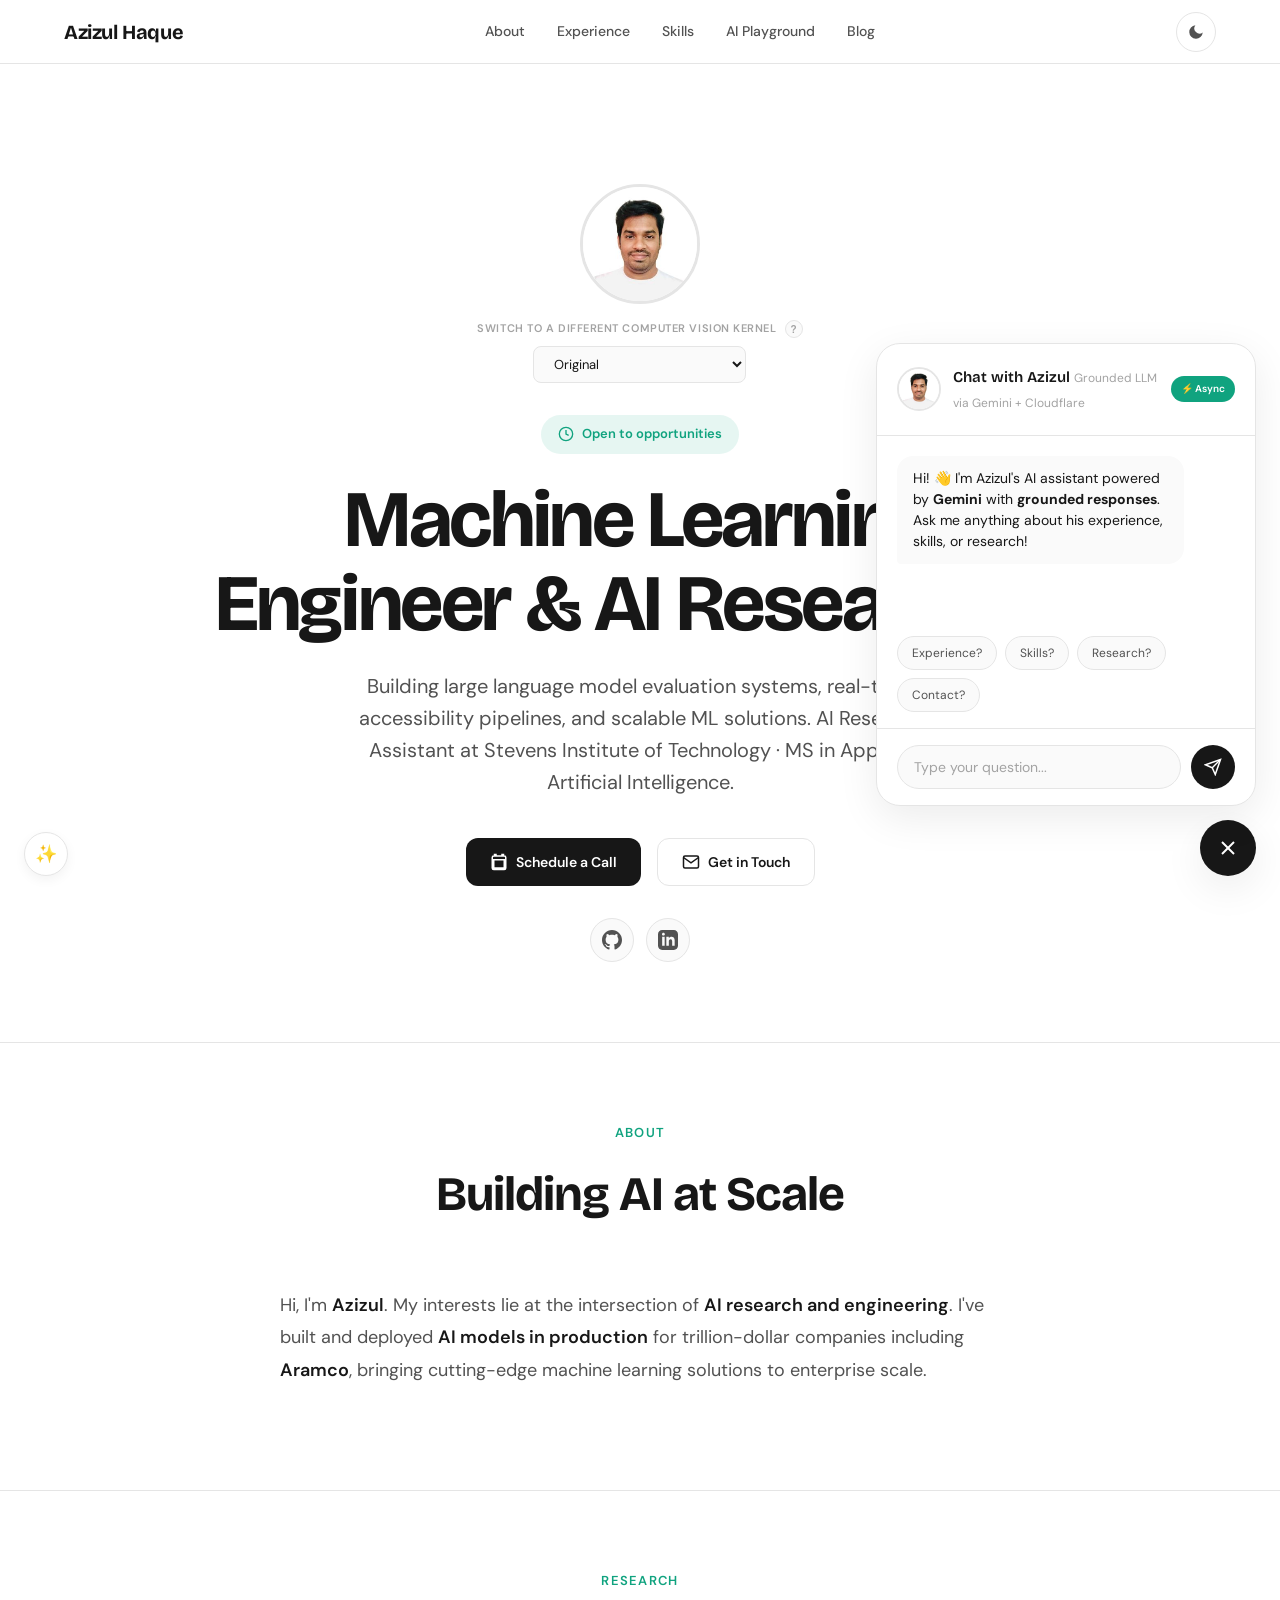
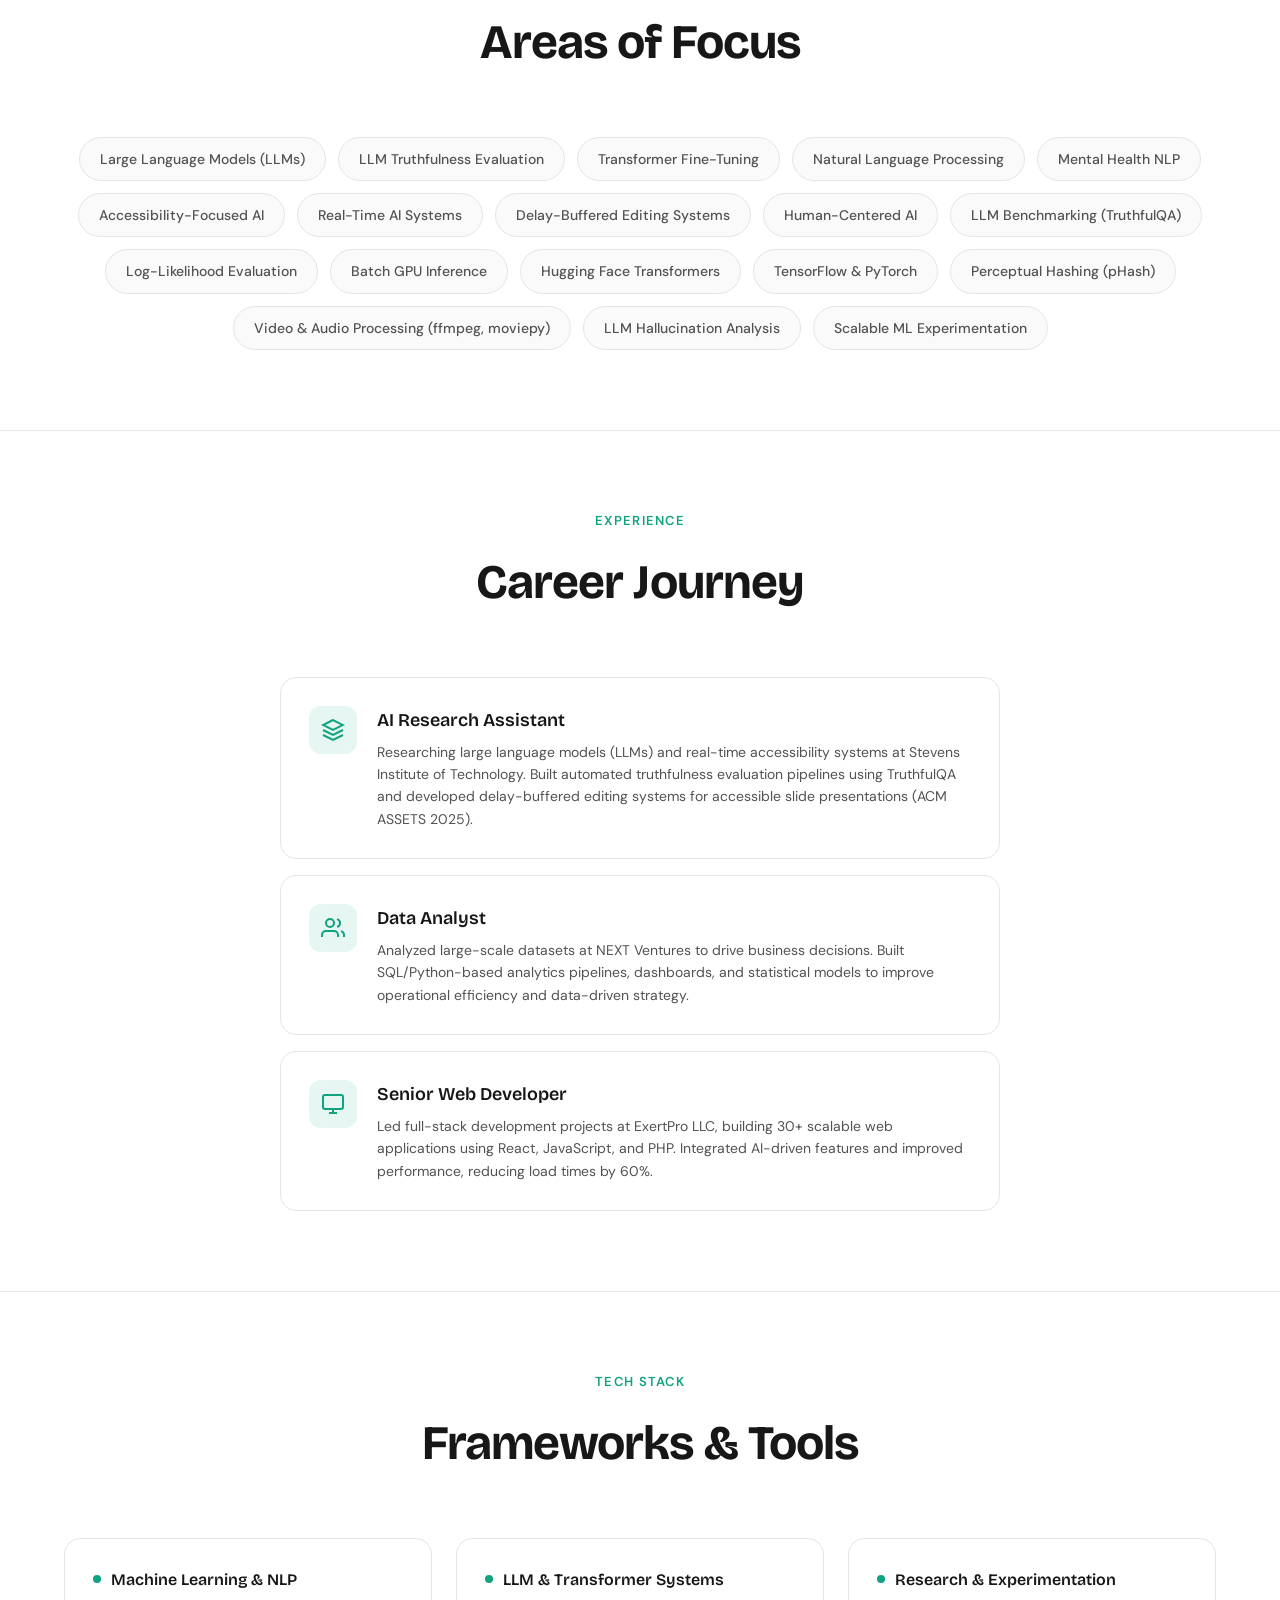
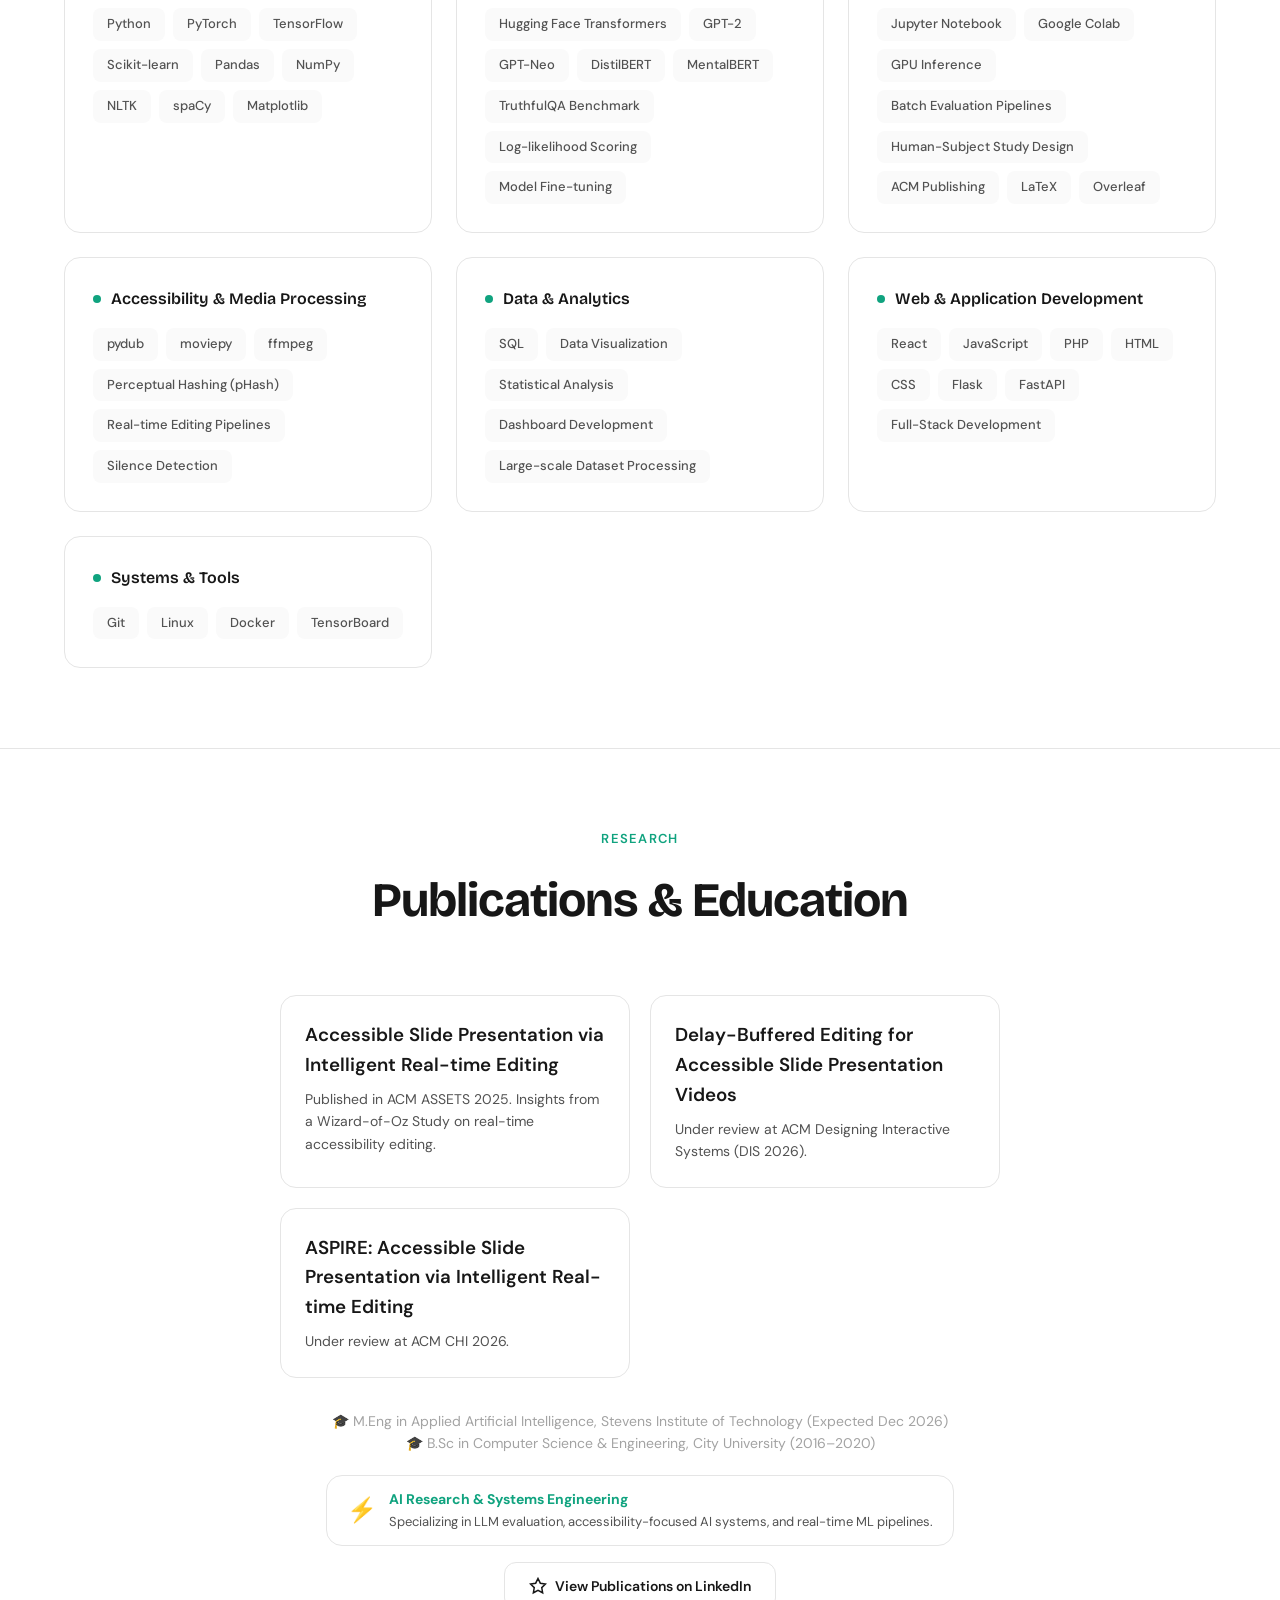
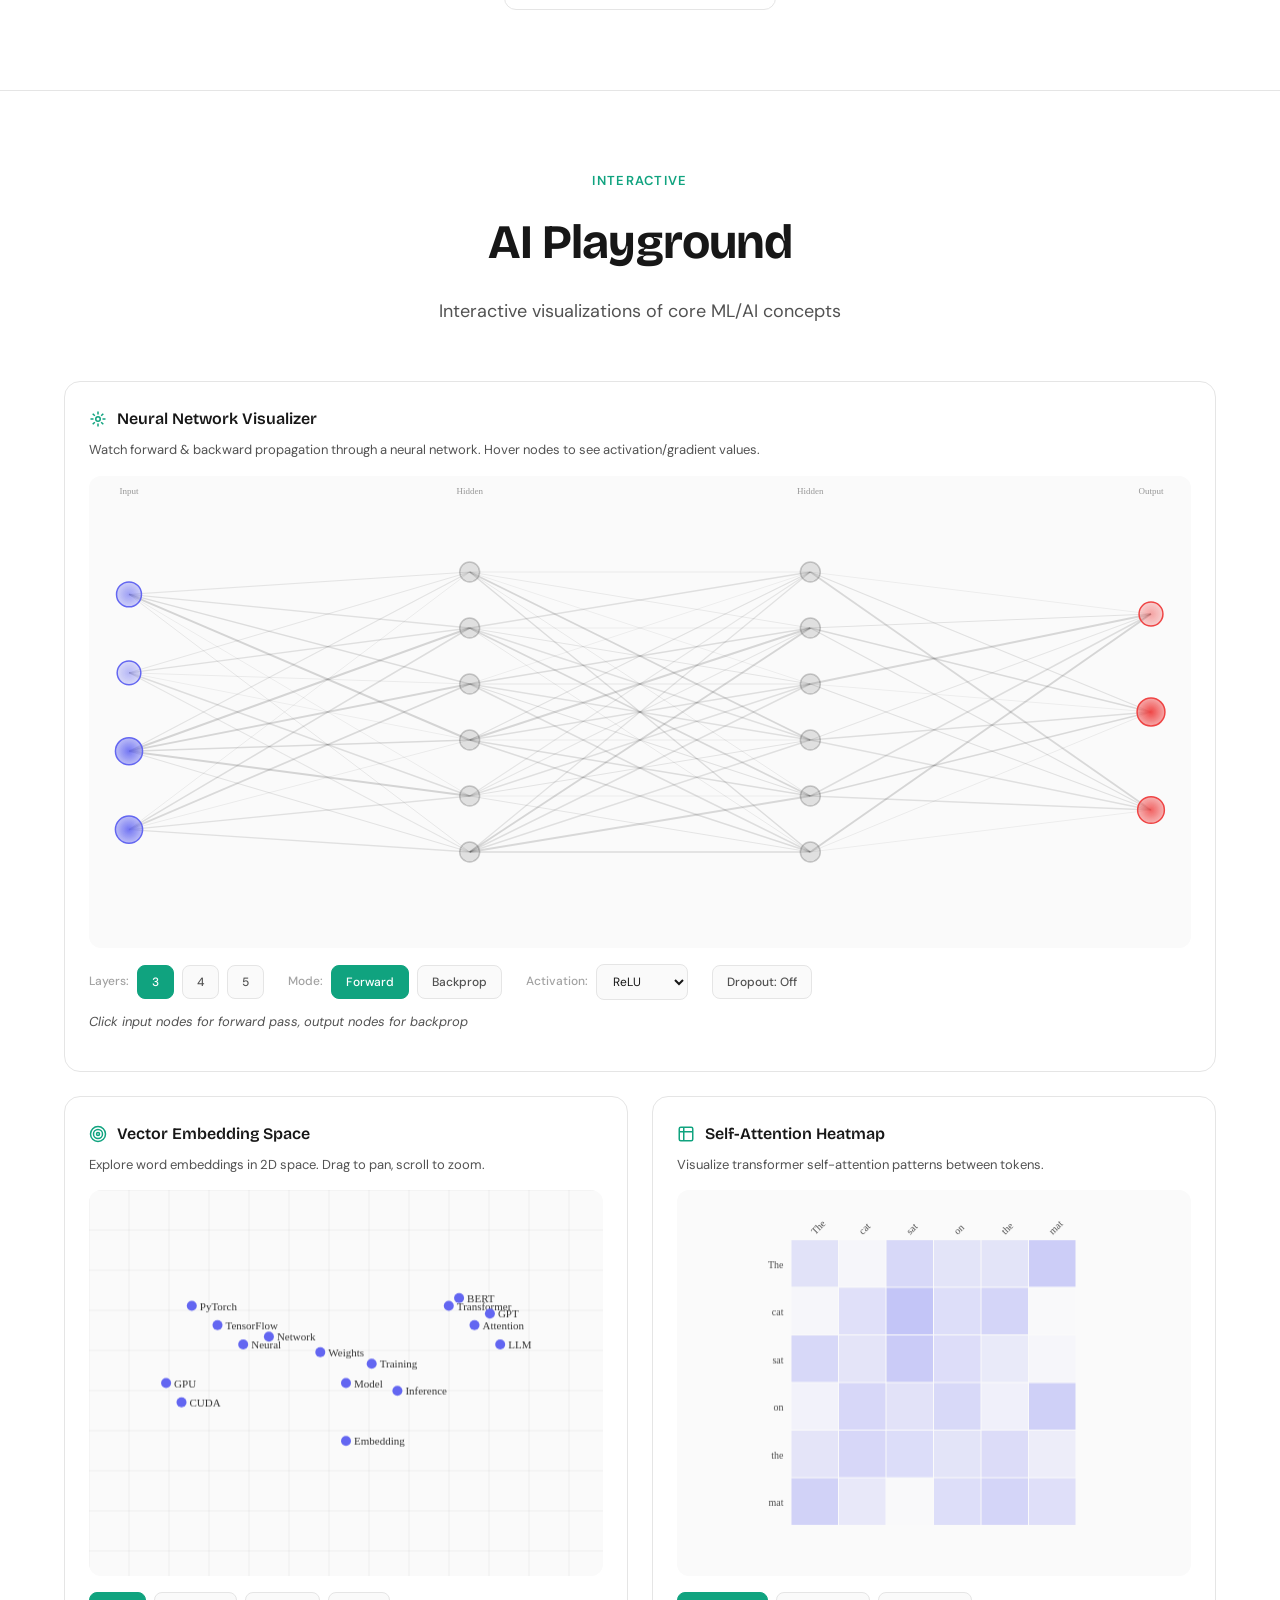
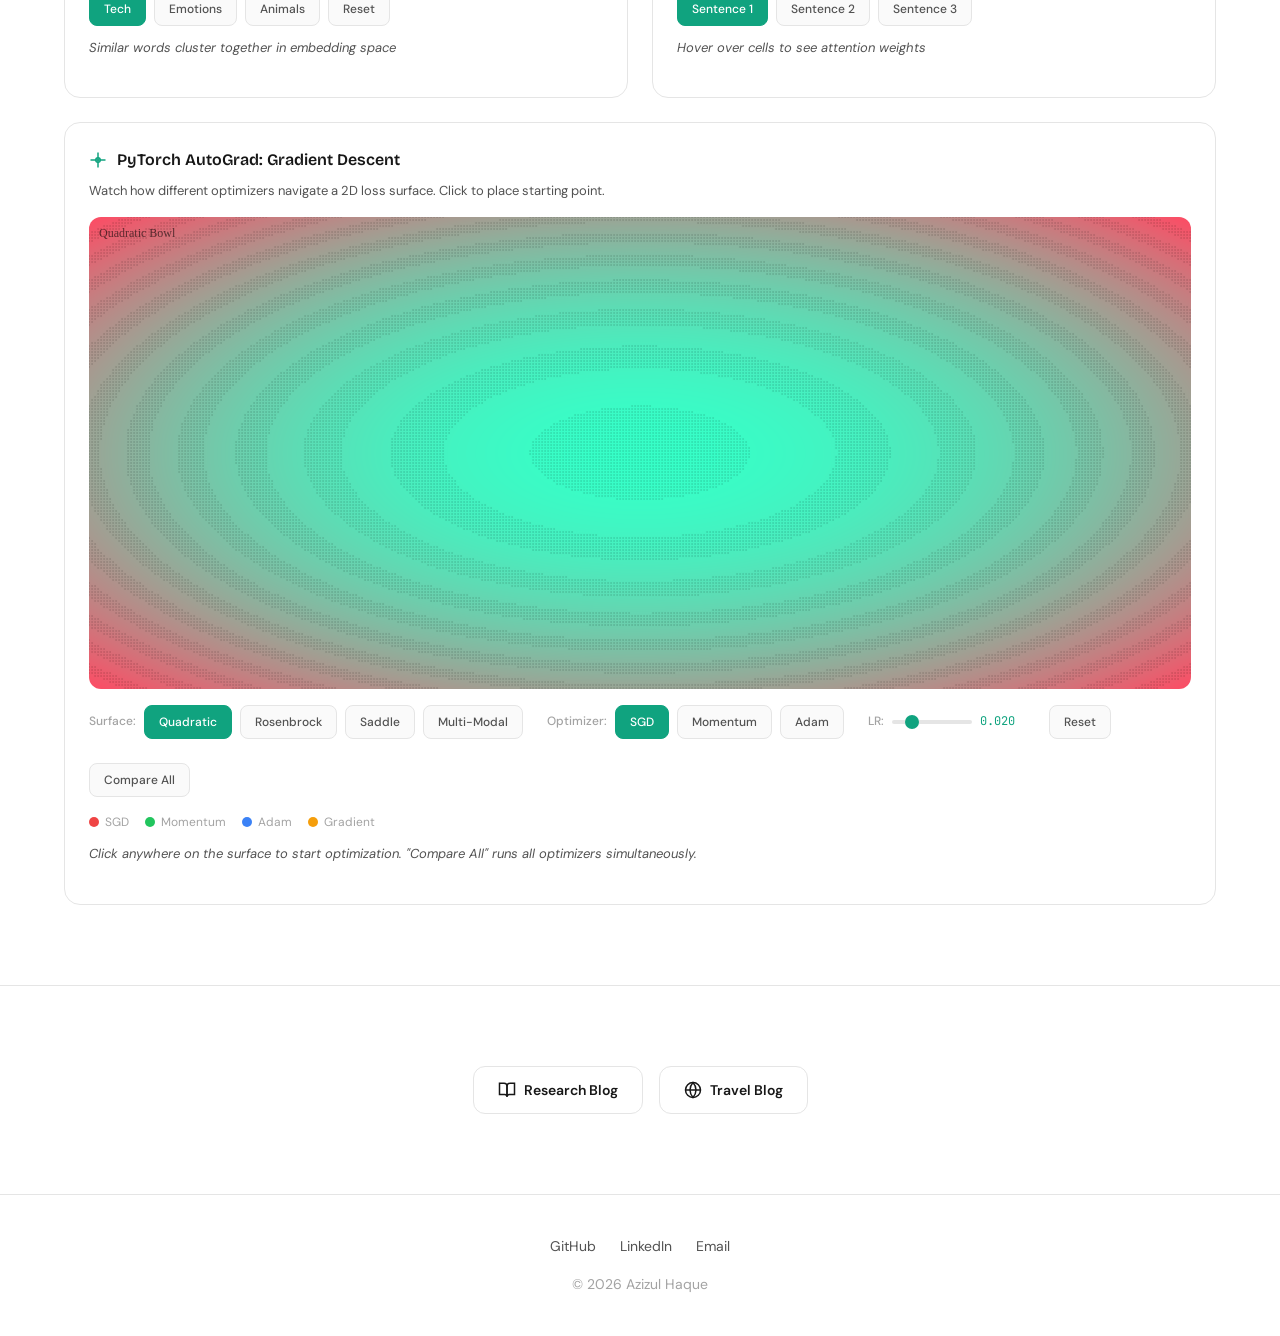
<file: index.html>
<!DOCTYPE html>
<html lang="en">
<head>
    <meta charset="UTF-8">
    <meta name="viewport" content="width=device-width, initial-scale=1.0">
    <title>Azizul Haque | ML Engineer & AI Researcher</title>
    <meta name="description" content="Machine Learning Engineer and AI Researcher specializing in LLMs, Federated Learning, and Distributed Systems.">
    <link rel="preconnect" href="https://fonts.googleapis.com">
    <link rel="preconnect" href="https://fonts.gstatic.com" crossorigin>
    <link href="https://fonts.googleapis.com/css2?family=Bricolage+Grotesque:wght@400;500;600;700;800&family=DM+Sans:wght@300;400;500;600;700&family=JetBrains+Mono:wght@400;500&display=swap" rel="stylesheet">
    <link rel="stylesheet" href="css/styles.css">
</head>
<body>
    <!-- Navigation -->
    <nav class="nav">
        <div class="nav-container">
            <a href="/" class="nav-logo">Azizul Haque</a>
            <div class="nav-links">
                <a href="#about" class="nav-link">About</a>
                <a href="#experience" class="nav-link">Experience</a>
                <a href="#skills" class="nav-link">Skills</a>
                <a href="#playground" class="nav-link">AI Playground</a>
                <a href="blog.html" class="nav-link">Blog</a>
            </div>
            <div class="nav-actions">
                <button class="theme-toggle" id="theme-toggle" aria-label="Toggle theme">
                    <svg class="moon-icon" xmlns="http://www.w3.org/2000/svg" viewBox="0 0 24 24" fill="currentColor"><path d="M21 12.79A9 9 0 1 1 11.21 3 7 7 0 0 0 21 12.79z"/></svg>
                    <svg class="sun-icon" xmlns="http://www.w3.org/2000/svg" viewBox="0 0 24 24" fill="none" stroke="currentColor" stroke-width="2"><circle cx="12" cy="12" r="5"/><line x1="12" y1="1" x2="12" y2="3"/><line x1="12" y1="21" x2="12" y2="23"/><line x1="4.22" y1="4.22" x2="5.64" y2="5.64"/><line x1="18.36" y1="18.36" x2="19.78" y2="19.78"/><line x1="1" y1="12" x2="3" y2="12"/><line x1="21" y1="12" x2="23" y2="12"/><line x1="4.22" y1="19.78" x2="5.64" y2="18.36"/><line x1="18.36" y1="5.64" x2="19.78" y2="4.22"/></svg>
                </button>
            </div>
        </div>
    </nav>

    <main class="main">
        <!-- Hero Section -->
        <section class="hero">
    <div class="container">
                <div class="profile-demo">
                    <img src="assets/profile.jpg" alt="Azizul Haque" class="profile-pic" id="profile-img" crossorigin="anonymous">
                    <canvas id="profile-canvas" width="280" height="280"></canvas>
                    <div class="cv-filter-container">
                        <div class="cv-filter-header">
                            <label>Switch to a different Computer Vision Kernel</label>
                            <button class="cv-info-btn" id="cv-info-btn" title="Show kernel info">?</button>
                        </div>
                        <select id="cv-filter-select">
                            <option value="original">Original</option>
                            <option value="sobel">Sobel — Edge Detection</option>
                            <option value="prewitt">Prewitt — Edge Detection</option>
                            <option value="laplacian">Laplacian — 2nd Derivative</option>
                            <option value="gaussian">Gaussian Blur</option>
                            <option value="sharpen">Sharpen</option>
                            <option value="emboss">Emboss — 3D Effect</option>
                            <option value="grayscale">Grayscale</option>
                        </select>
                    </div>
                </div>
                
                <div class="cv-tooltip" id="cv-tooltip">
                    <div class="cv-tooltip-header">Computer Vision Kernel</div>
                    <h4 id="tooltip-title">Original Image</h4>
                    <p id="tooltip-desc">No kernel applied. The raw RGB image data.</p>
                    <div class="kernel-display" id="tooltip-kernel"></div>
                </div>

                <span class="hero-badge">
                    <svg width="16" height="16" viewBox="0 0 24 24" fill="none" stroke="currentColor" stroke-width="2"><circle cx="12" cy="12" r="10"/><path d="M12 6v6l4 2"/></svg>
                    Open to opportunities
                </span>
                <h1 class="hero-title">Machine Learning<br>Engineer & AI Researcher</h1>
                <p class="hero-subtitle">
                    Building large language model evaluation systems, real-time accessibility pipelines, and scalable ML solutions. 
                    AI Research Assistant at Stevens Institute of Technology · MS in Applied Artificial Intelligence.
                </p>
                <div class="hero-actions">
                    <a href="http://calendly.com/meazizul" target="_blank" class="btn btn-primary">
                        <svg viewBox="0 0 24 24" fill="none" stroke="currentColor" stroke-width="2"><path d="M19 4h-1V2h-2v2H8V2H6v2H5c-1.1 0-2 .9-2 2v14c0 1.1.9 2 2 2h14c1.1 0 2-.9 2-2V6c0-1.1-.9-2-2-2zm0 16H5V9h14v11z"/></svg>
                        Schedule a Call
                    </a>
                    <a href="mailto:meazizul@outlook.com" class="btn btn-secondary">
                        <svg viewBox="0 0 24 24" fill="none" stroke="currentColor" stroke-width="2"><path d="M4 4h16c1.1 0 2 .9 2 2v12c0 1.1-.9 2-2 2H4c-1.1 0-2-.9-2-2V6c0-1.1.9-2 2-2z"/><path d="M22 6l-10 7L2 6"/></svg>
                        Get in Touch
                    </a>
                </div>
                <div class="social-links" style="margin-top: 32px;">
                    <a href="https://github.com/meazizul" target="_blank" class="social-link" aria-label="GitHub">
                    <svg xmlns="http://www.w3.org/2000/svg" viewBox="0 0 24 24" fill="currentColor"><path d="M12 0c-6.626 0-12 5.373-12 12 0 5.302 3.438 9.8 8.207 11.387.599.111.793-.261.793-.577v-2.234c-3.338.726-4.033-1.416-4.033-1.416-.546-1.387-1.333-1.756-1.333-1.756-1.089-.745.083-.729.083-.729 1.205.084 1.839 1.237 1.839 1.237 1.07 1.834 2.807 1.304 3.492.997.107-.775.418-1.305.762-1.604-2.665-.305-5.467-1.334-5.467-5.931 0-1.311.469-2.381 1.236-3.221-.124-.303-.535-1.524.117-3.176 0 0 1.008-.322 3.301 1.23.957-.266 1.983-.399 3.003-.404 1.02.005 2.047.138 3.006.404 2.291-1.552 3.297-1.23 3.297-1.23.653 1.653.242 2.874.118 3.176.77.84 1.235 1.911 1.235 3.221 0 4.609-2.807 5.624-5.479 5.921.43.372.823 1.102.823 2.222v3.293c0 .319.192.694.801.576 4.765-1.589 8.199-6.086 8.199-11.386 0-6.627-5.373-12-12-12z"/></svg>
                </a>
                    <a href="https://linkedin.com/in/meazizul" target="_blank" class="social-link" aria-label="LinkedIn">
                    <svg xmlns="http://www.w3.org/2000/svg" viewBox="0 0 24 24" fill="currentColor"><path d="M19 0h-14c-2.761 0-5 2.239-5 5v14c0 2.761 2.239 5 5 5h14c2.762 0 5-2.239 5-5v-14c0-2.761-2.238-5-5-5zm-11 19h-3v-11h3v11zm-1.5-12.268c-.966 0-1.75-.79-1.75-1.764s.784-1.764 1.75-1.764 1.75.79 1.75 1.764-.783 1.764-1.75 1.764zm13.5 12.268h-3v-5.604c0-3.368-4-3.113-4 0v5.604h-3v-11h3v1.765c1.396-2.586 7-2.777 7 2.476v6.759z"/></svg>
                </a>
                </div>
            </div>
        </section>

        <!-- About Section -->
        <section class="section" id="about">
            <div class="container">
                <div class="section-header">
                    <p class="section-label">About</p>
                    <h2 class="section-title">Building AI at Scale</h2>
                </div>
                <div class="about-content">
                    <p class="about-text">
                        Hi, I'm <strong>Azizul</strong>. My interests lie at the intersection of <strong>AI research and engineering</strong>. 
                        I've built and deployed <strong>AI models in production</strong> for trillion-dollar companies including <strong>Aramco</strong>, 
                        bringing cutting-edge machine learning solutions to enterprise scale.
            </p>
                </div>
            </div>
        </section>

       <!-- Research Areas -->
<section class="section">
    <div class="container">
        <div class="section-header">
            <p class="section-label">Research</p>
            <h2 class="section-title">Areas of Focus</h2>
        </div>

        <div class="tags-grid">
            <span class="tag">Large Language Models (LLMs)</span>
            <span class="tag">LLM Truthfulness Evaluation</span>
            <span class="tag">Transformer Fine-Tuning</span>
            <span class="tag">Natural Language Processing</span>
            <span class="tag">Mental Health NLP</span>
            <span class="tag">Accessibility-Focused AI</span>
            <span class="tag">Real-Time AI Systems</span>
            <span class="tag">Delay-Buffered Editing Systems</span>
            <span class="tag">Human-Centered AI</span>
            <span class="tag">LLM Benchmarking (TruthfulQA)</span>
            <span class="tag">Log-Likelihood Evaluation</span>
            <span class="tag">Batch GPU Inference</span>
            <span class="tag">Hugging Face Transformers</span>
            <span class="tag">TensorFlow & PyTorch</span>
            <span class="tag">Perceptual Hashing (pHash)</span>
            <span class="tag">Video & Audio Processing (ffmpeg, moviepy)</span>
            <span class="tag">LLM Hallucination Analysis</span>
            <span class="tag">Scalable ML Experimentation</span>
        </div>
    </div>
</section>

        <!-- Experience -->
        <section class="section" id="experience">
            <div class="container">
                <div class="section-header">
                    <p class="section-label">Experience</p>
                    <h2 class="section-title">Career Journey</h2>
                </div>
                <div class="experience-grid">
                    <div class="experience-card">
                        <div class="experience-icon">
                            <svg viewBox="0 0 24 24" fill="none" stroke="currentColor" stroke-width="2"><path d="M12 2L2 7l10 5 10-5-10-5zM2 17l10 5 10-5M2 12l10 5 10-5"/></svg>
                        </div>
                        <div class="experience-content">
                            <h3 class="experience-title">AI Research Assistant</h3>
                            <p class="experience-desc">Researching large language models (LLMs) and real-time accessibility systems at Stevens Institute of Technology. Built automated truthfulness evaluation pipelines using TruthfulQA and developed delay-buffered editing systems for accessible slide presentations (ACM ASSETS 2025).</p>
                        </div>
                    </div>
                    <div class="experience-card">
                        <div class="experience-icon">
                            <svg viewBox="0 0 24 24" fill="none" stroke="currentColor" stroke-width="2"><path d="M17 21v-2a4 4 0 0 0-4-4H5a4 4 0 0 0-4 4v2"/><circle cx="9" cy="7" r="4"/><path d="M23 21v-2a4 4 0 0 0-3-3.87"/><path d="M16 3.13a4 4 0 0 1 0 7.75"/></svg>
                        </div>
                        <div class="experience-content">
                            <h3 class="experience-title">Data Analyst</h3>
                            <p class="experience-desc">Analyzed large-scale datasets at NEXT Ventures to drive business decisions. Built SQL/Python-based analytics pipelines, dashboards, and statistical models to improve operational efficiency and data-driven strategy.</p>
                        </div>
                    </div>
                    <div class="experience-card">
                        <div class="experience-icon">
                            <svg viewBox="0 0 24 24" fill="none" stroke="currentColor" stroke-width="2"><rect x="2" y="3" width="20" height="14" rx="2"/><path d="M8 21h8"/><path d="M12 17v4"/></svg>
                        </div>
                        <div class="experience-content">
                            <h3 class="experience-title">Senior Web Developer</h3>
                            <p class="experience-desc">Led full-stack development projects at ExertPro LLC, building 30+ scalable web applications using React, JavaScript, and PHP. Integrated AI-driven features and improved performance, reducing load times by 60%.</p>
                        </div>
                    </div>
                </div>
            </div>
        </section>

        <!-- Skills -->
<section class="section" id="skills">
    <div class="container">
        <div class="section-header">
            <p class="section-label">Tech Stack</p>
            <h2 class="section-title">Frameworks & Tools</h2>
        </div>

        <div class="skills-grid">

            <!-- Machine Learning & NLP -->
            <div class="skill-card">
                <h3 class="skill-card-title">Machine Learning & NLP</h3>
                <div class="skill-list">
                    <span class="skill-item">Python</span>
                    <span class="skill-item">PyTorch</span>
                    <span class="skill-item">TensorFlow</span>
                    <span class="skill-item">Scikit-learn</span>
                    <span class="skill-item">Pandas</span>
                    <span class="skill-item">NumPy</span>
                    <span class="skill-item">NLTK</span>
                    <span class="skill-item">spaCy</span>
                    <span class="skill-item">Matplotlib</span>
                </div>
            </div>

            <!-- LLM & Transformers -->
            <div class="skill-card">
                <h3 class="skill-card-title">LLM & Transformer Systems</h3>
                <div class="skill-list">
                    <span class="skill-item">Hugging Face Transformers</span>
                    <span class="skill-item">GPT-2</span>
                    <span class="skill-item">GPT-Neo</span>
                    <span class="skill-item">DistilBERT</span>
                    <span class="skill-item">MentalBERT</span>
                    <span class="skill-item">TruthfulQA Benchmark</span>
                    <span class="skill-item">Log-likelihood Scoring</span>
                    <span class="skill-item">Model Fine-tuning</span>
                </div>
            </div>

            <!-- Research & Experimentation -->
            <div class="skill-card">
                <h3 class="skill-card-title">Research & Experimentation</h3>
                <div class="skill-list">
                    <span class="skill-item">Jupyter Notebook</span>
                    <span class="skill-item">Google Colab</span>
                    <span class="skill-item">GPU Inference</span>
                    <span class="skill-item">Batch Evaluation Pipelines</span>
                    <span class="skill-item">Human-Subject Study Design</span>
                    <span class="skill-item">ACM Publishing</span>
                    <span class="skill-item">LaTeX</span>
                    <span class="skill-item">Overleaf</span>
                </div>
            </div>

            <!-- Accessibility & Media Processing -->
            <div class="skill-card">
                <h3 class="skill-card-title">Accessibility & Media Processing</h3>
                <div class="skill-list">
                    <span class="skill-item">pydub</span>
                    <span class="skill-item">moviepy</span>
                    <span class="skill-item">ffmpeg</span>
                    <span class="skill-item">Perceptual Hashing (pHash)</span>
                    <span class="skill-item">Real-time Editing Pipelines</span>
                    <span class="skill-item">Silence Detection</span>
                </div>
            </div>

            <!-- Data & Analytics -->
            <div class="skill-card">
                <h3 class="skill-card-title">Data & Analytics</h3>
                <div class="skill-list">
                    <span class="skill-item">SQL</span>
                    <span class="skill-item">Data Visualization</span>
                    <span class="skill-item">Statistical Analysis</span>
                    <span class="skill-item">Dashboard Development</span>
                    <span class="skill-item">Large-scale Dataset Processing</span>
                </div>
            </div>

            <!-- Web & Application Development -->
            <div class="skill-card">
                <h3 class="skill-card-title">Web & Application Development</h3>
                <div class="skill-list">
                    <span class="skill-item">React</span>
                    <span class="skill-item">JavaScript</span>
                    <span class="skill-item">PHP</span>
                    <span class="skill-item">HTML</span>
                    <span class="skill-item">CSS</span>
                    <span class="skill-item">Flask</span>
                    <span class="skill-item">FastAPI</span>
                    <span class="skill-item">Full-Stack Development</span>
                </div>
            </div>

            <!-- Systems & Tools -->
            <div class="skill-card">
                <h3 class="skill-card-title">Systems & Tools</h3>
                <div class="skill-list">
                    <span class="skill-item">Git</span>
                    <span class="skill-item">Linux</span>
                    <span class="skill-item">Docker</span>
                    <span class="skill-item">TensorBoard</span>
                </div>
            </div>

        </div>
    </div>
</section>

        <!-- Credentials -->
<section class="section">
    <div class="container">
        <div class="section-header">
            <p class="section-label">Research</p>
            <h2 class="section-title">Publications & Education</h2>
        </div>

        <div class="cert-grid">
            <div class="cert-card">
                <h3 class="cert-title">
                    Accessible Slide Presentation via Intelligent Real-time Editing
                </h3>
                <p class="cert-desc">
                    Published in ACM ASSETS 2025. Insights from a Wizard-of-Oz Study on real-time accessibility editing.
                </p>
            </div>

            <div class="cert-card">
                <h3 class="cert-title">
                    Delay-Buffered Editing for Accessible Slide Presentation Videos
                </h3>
                <p class="cert-desc">
                    Under review at ACM Designing Interactive Systems (DIS 2026).
                </p>
            </div>

            <div class="cert-card">
                <h3 class="cert-title">
                    ASPIRE: Accessible Slide Presentation via Intelligent Real-time Editing
                </h3>
                <p class="cert-desc">
                    Under review at ACM CHI 2026.
                </p>
            </div>
        </div>

        <p style="text-align: center; margin-top: 32px; font-size: 14px; color: var(--text-muted);">
            <span style="color: var(--accent);">🎓</span> 
            M.Eng in Applied Artificial Intelligence, Stevens Institute of Technology (Expected Dec 2026)
            <br>
            <span style="color: #e6a817;">🎓</span> 
            B.Sc in Computer Science & Engineering, City University (2016–2020)
        </p>

        <div class="rapid-learner-badge">
            <span class="rapid-icon">⚡</span>
            <div class="rapid-content">
                <span class="rapid-title">AI Research & Systems Engineering</span>
                <span class="rapid-desc">
                    Specializing in LLM evaluation, accessibility-focused AI systems, and real-time ML pipelines.
                </span>
            </div>
        </div>

        <div style="text-align: center; margin-top: 16px;">
            <a href="https://www.linkedin.com/in/meazizul" target="_blank" class="btn btn-secondary">
                <svg viewBox="0 0 24 24" fill="none" stroke="currentColor" stroke-width="2">
                    <path d="M12 2l3.09 6.26L22 9.27l-5 4.87 1.18 6.88L12 17.77l-6.18 3.25L7 14.14 2 9.27l6.91-1.01L12 2z"/>
                </svg>
                View Publications on LinkedIn
            </a>
        </div>
    </div>
</section>

        <!-- AI Playground -->
        <section class="section" id="playground">
            <div class="container">
                <div class="section-header">
                    <p class="section-label">Interactive</p>
                    <h2 class="section-title">AI Playground</h2>
                    <p class="section-desc">Interactive visualizations of core ML/AI concepts</p>
                </div>
                <div class="demos-grid">
                    <!-- Neural Network Visualizer (Wide) -->
                    <div class="demo-card wide">
                        <h3>
                            <svg viewBox="0 0 24 24" fill="none" stroke="currentColor" stroke-width="2"><circle cx="12" cy="12" r="3"/><path d="M12 2v4m0 12v4M2 12h4m12 0h4M4.93 4.93l2.83 2.83m8.48 8.48l2.83 2.83M4.93 19.07l2.83-2.83m8.48-8.48l2.83-2.83"/></svg>
                            Neural Network Visualizer
                        </h3>
                        <p>Watch forward & backward propagation through a neural network. Hover nodes to see activation/gradient values.</p>
                        <div class="demo-canvas-container">
                            <canvas id="nn-canvas" class="demo-canvas"></canvas>
                            <div id="nn-tooltip" class="nn-tooltip"></div>
                        </div>
                        <div class="demo-controls-row">
                            <div class="demo-controls-group">
                                <label>Layers:</label>
                                <button class="demo-btn active" onclick="nnSetLayers(3)">3</button>
                                <button class="demo-btn" onclick="nnSetLayers(4)">4</button>
                                <button class="demo-btn" onclick="nnSetLayers(5)">5</button>
                            </div>
                            <div class="demo-controls-group">
                                <label>Mode:</label>
                                <button class="demo-btn active" onclick="nnSetMode('forward')">Forward</button>
                                <button class="demo-btn" onclick="nnSetMode('backward')">Backprop</button>
                            </div>
                            <div class="demo-controls-group">
                                <label>Activation:</label>
                                <select id="nn-activation" class="demo-select" onchange="nnSetActivation(this.value)">
                                    <option value="relu">ReLU</option>
                                    <option value="sigmoid">Sigmoid</option>
                                    <option value="tanh">Tanh</option>
                                </select>
                            </div>
                            <button class="demo-btn" id="nn-dropout-btn" onclick="nnToggleDropout()">Dropout: Off</button>
                        </div>
                        <p class="demo-info">Click input nodes for forward pass, output nodes for backprop</p>
                    </div>

                    <!-- Embedding Space Explorer -->
                    <div class="demo-card">
                        <h3>
                            <svg viewBox="0 0 24 24" fill="none" stroke="currentColor" stroke-width="2"><circle cx="12" cy="12" r="10"/><circle cx="12" cy="12" r="6"/><circle cx="12" cy="12" r="2"/></svg>
                            Vector Embedding Space
                        </h3>
                        <p>Explore word embeddings in 2D space. Drag to pan, scroll to zoom.</p>
                        <div class="demo-canvas-container">
                            <canvas id="embed-canvas" class="demo-canvas"></canvas>
                        </div>
                        <div class="demo-controls">
                            <button class="demo-btn active" onclick="embedSetCategory('tech')">Tech</button>
                            <button class="demo-btn" onclick="embedSetCategory('emotions')">Emotions</button>
                            <button class="demo-btn" onclick="embedSetCategory('animals')">Animals</button>
                            <button class="demo-btn" onclick="embedReset()">Reset</button>
                        </div>
                        <p class="demo-info">Similar words cluster together in embedding space</p>
                    </div>

                    <!-- Attention Heatmap -->
                    <div class="demo-card">
                        <h3>
                            <svg viewBox="0 0 24 24" fill="none" stroke="currentColor" stroke-width="2"><rect x="3" y="3" width="18" height="18" rx="2"/><path d="M3 9h18M9 3v18"/></svg>
                            Self-Attention Heatmap
                        </h3>
                        <p>Visualize transformer self-attention patterns between tokens.</p>
                        <div class="demo-canvas-container">
                            <canvas id="attn-canvas" class="demo-canvas"></canvas>
                        </div>
                        <div class="demo-controls">
                            <button class="demo-btn active" onclick="attnSetSentence(0)">Sentence 1</button>
                            <button class="demo-btn" onclick="attnSetSentence(1)">Sentence 2</button>
                            <button class="demo-btn" onclick="attnSetSentence(2)">Sentence 3</button>
                        </div>
                        <p class="demo-info">Hover over cells to see attention weights</p>
                    </div>

                    <!-- Gradient Descent Visualizer (Wide) -->
                    <div class="demo-card wide" id="gd-demo-card">
                        <h3>
                            <svg viewBox="0 0 24 24" fill="none" stroke="currentColor" stroke-width="2"><path d="M12 2v20M2 12h20"/><circle cx="12" cy="12" r="3"/></svg>
                            PyTorch AutoGrad: Gradient Descent
                        </h3>
                        <p>Watch how different optimizers navigate a 2D loss surface. Click to place starting point.</p>
                        <div class="demo-canvas-container">
                            <canvas id="gd-canvas" class="demo-canvas"></canvas>
                        </div>
                        <div class="demo-controls-row">
                            <div class="demo-controls-group">
                                <label>Surface:</label>
                                <button class="demo-btn active" onclick="gdSetSurface('quadratic')">Quadratic</button>
                                <button class="demo-btn" onclick="gdSetSurface('rosenbrock')">Rosenbrock</button>
                                <button class="demo-btn" onclick="gdSetSurface('saddle')">Saddle</button>
                                <button class="demo-btn" onclick="gdSetSurface('multimodal')">Multi-Modal</button>
                            </div>
                            <div class="demo-controls-group">
                                <label>Optimizer:</label>
                                <button class="demo-btn active" onclick="gdSetOptimizer('sgd')">SGD</button>
                                <button class="demo-btn" onclick="gdSetOptimizer('momentum')">Momentum</button>
                                <button class="demo-btn" onclick="gdSetOptimizer('adam')">Adam</button>
                            </div>
                            <div class="demo-controls-group">
                                <label>LR:</label>
                                <input type="range" id="gd-lr" class="demo-slider" min="1" max="100" value="20">
                                <span class="demo-value" id="gd-lr-val">0.020</span>
                            </div>
                            <button class="demo-btn" onclick="gdReset()">Reset</button>
                            <button class="demo-btn" id="gd-compare-btn" onclick="gdCompare()">Compare All</button>
                        </div>
                        <div class="gd-legend">
                            <div class="gd-legend-item"><div class="gd-legend-dot" style="background: #ef4444;"></div>SGD</div>
                            <div class="gd-legend-item"><div class="gd-legend-dot" style="background: #22c55e;"></div>Momentum</div>
                            <div class="gd-legend-item"><div class="gd-legend-dot" style="background: #3b82f6;"></div>Adam</div>
                            <div class="gd-legend-item"><div class="gd-legend-dot" style="background: #f59e0b;"></div>Gradient</div>
                        </div>
                        <p class="demo-info">Click anywhere on the surface to start optimization. "Compare All" runs all optimizers simultaneously.</p>
                    </div>
            </div>
            </div>
        </section>

        <!-- CTA -->
        <section class="section">
            <div class="container" style="text-align: center;">
                <div class="hero-actions">
                    <a href="blog.html" class="btn btn-secondary">
                        <svg viewBox="0 0 24 24" fill="none" stroke="currentColor" stroke-width="2"><path d="M2 3h6a4 4 0 0 1 4 4v14a3 3 0 0 0-3-3H2z"/><path d="M22 3h-6a4 4 0 0 0-4 4v14a3 3 0 0 1 3-3h7z"/></svg>
                        Research Blog
                    </a>
                    <a href="travel.html" class="btn btn-secondary">
                        <svg viewBox="0 0 24 24" fill="none" stroke="currentColor" stroke-width="2"><circle cx="12" cy="12" r="10"/><path d="M2 12h20"/><path d="M12 2a15.3 15.3 0 0 1 4 10 15.3 15.3 0 0 1-4 10 15.3 15.3 0 0 1-4-10 15.3 15.3 0 0 1 4-10z"/></svg>
                        Travel Blog
                    </a>
                </div>
            </div>
        </section>
    </main>

    <!-- Footer -->
    <footer class="footer">
        <div class="container">
            <div class="footer-links">
                <a href="https://github.com/meazizul" target="_blank" class="footer-link">GitHub</a>
                <a href="https://linkedin.com/in/meazizul" target="_blank" class="footer-link">LinkedIn</a>
                <a href="mailto:meazizul@outlook.com" class="footer-link">Email</a>
            </div>
            <p class="footer-text">© <span id="year"></span> Azizul Haque</p>
        </div>
        </footer>

    <!-- Subtle AI Wisdom Widget -->
    <div class="wisdom-widget" id="wisdom-widget">
        <button class="wisdom-toggle" id="wisdom-toggle" title="AI Wisdom">
            <span class="wisdom-icon">✨</span>
            <span class="wisdom-close">×</span>
        </button>
        <div class="wisdom-card" id="wisdom-card">
            <img class="wisdom-image" id="wisdom-image" alt="AI Inspiration" />
            <span class="multimodal-badge" title="Images generated via Multimodal AI">
                🎨 Text→Image
                <div class="multimodal-tooltip">
                    <h4>Multimodal API + Prompt Engineering</h4>
                    <p>Images generated via <strong>Pollinations.ai</strong> Text-to-Image API with crafted prompts.</p>
                    <p>Each affirmation uses <strong>prompt engineering</strong> techniques—specific keywords, style modifiers, and seeds—to generate consistent, themed AI artwork.</p>
                </div>
            </span>
            <p class="wisdom-text" id="wisdom-text"></p>
            <span class="wisdom-hint">Click for more • Powered by Pollinations.ai</span>
        </div>
    </div>

    <!-- Chatbot Widget -->
    <div class="chatbot-container" id="chatbot-container">
        <button class="chatbot-toggle" id="chatbot-toggle" title="Chat with me">
            <svg class="chat-icon" viewBox="0 0 24 24" fill="none" stroke="currentColor" stroke-width="2">
                <path d="M21 15a2 2 0 0 1-2 2H7l-4 4V5a2 2 0 0 1 2-2h14a2 2 0 0 1 2 2z"/>
            </svg>
            <svg class="close-icon" viewBox="0 0 24 24" fill="none" stroke="currentColor" stroke-width="2">
                <line x1="18" y1="6" x2="6" y2="18"/><line x1="6" y1="6" x2="18" y2="18"/>
            </svg>
        </button>
        
        <div class="chatbot-window" id="chatbot-window">
            <div class="chatbot-header">
                <img src="assets/profile.jpg" alt="Azizul" class="chatbot-avatar">
                <div class="chatbot-header-info">
                    <span class="chatbot-name">Chat with Azizul</span>
                    <span class="chatbot-status">Grounded LLM via Gemini + Cloudflare</span>
                </div>
                <div class="async-badge" id="async-badge">
                    ⚡ Async
                    <div class="async-tooltip">
                        <h4>⚡ Async/Await Pattern</h4>
                        <p>This chatbot uses modern JavaScript async/await for non-blocking API calls to the Gemini LLM backend.</p>
                        <code>const response = await fetch(api);</code>
                    </div>
                </div>
                <button class="chatbot-close-btn" id="chatbot-close-btn" title="Close chat">
                    <svg viewBox="0 0 24 24" fill="none" stroke="currentColor" stroke-width="2">
                        <line x1="18" y1="6" x2="6" y2="18"/><line x1="6" y1="6" x2="18" y2="18"/>
                    </svg>
                </button>
            </div>
            
            <div class="chatbot-messages" id="chatbot-messages">
                <div class="chat-message bot">
                    <div class="message-content">
                        Hi! 👋 I'm Azizul's AI assistant powered by <strong>Gemini</strong> with <strong>grounded responses</strong>. Ask me anything about his experience, skills, or research!
                    </div>
                </div>
            </div>
            
            <div class="chatbot-suggestions" id="chatbot-suggestions">
                <button class="suggestion-chip" data-question="What's your experience?">Experience?</button>
                <button class="suggestion-chip" data-question="What are your skills?">Skills?</button>
                <button class="suggestion-chip" data-question="Tell me about your research">Research?</button>
                <button class="suggestion-chip" data-question="How can I contact you?">Contact?</button>
            </div>
            
            <div class="chatbot-input-container">
                <input type="text" class="chatbot-input" id="chatbot-input" placeholder="Type your question..." autocomplete="off">
                <button class="chatbot-send" id="chatbot-send">
                    <svg viewBox="0 0 24 24" fill="none" stroke="currentColor" stroke-width="2">
                        <line x1="22" y1="2" x2="11" y2="13"/><polygon points="22 2 15 22 11 13 2 9 22 2"/>
                    </svg>
                </button>
            </div>
        </div>
    </div>

    <script src="js/main.js"></script>
</body>
</html>
</file>
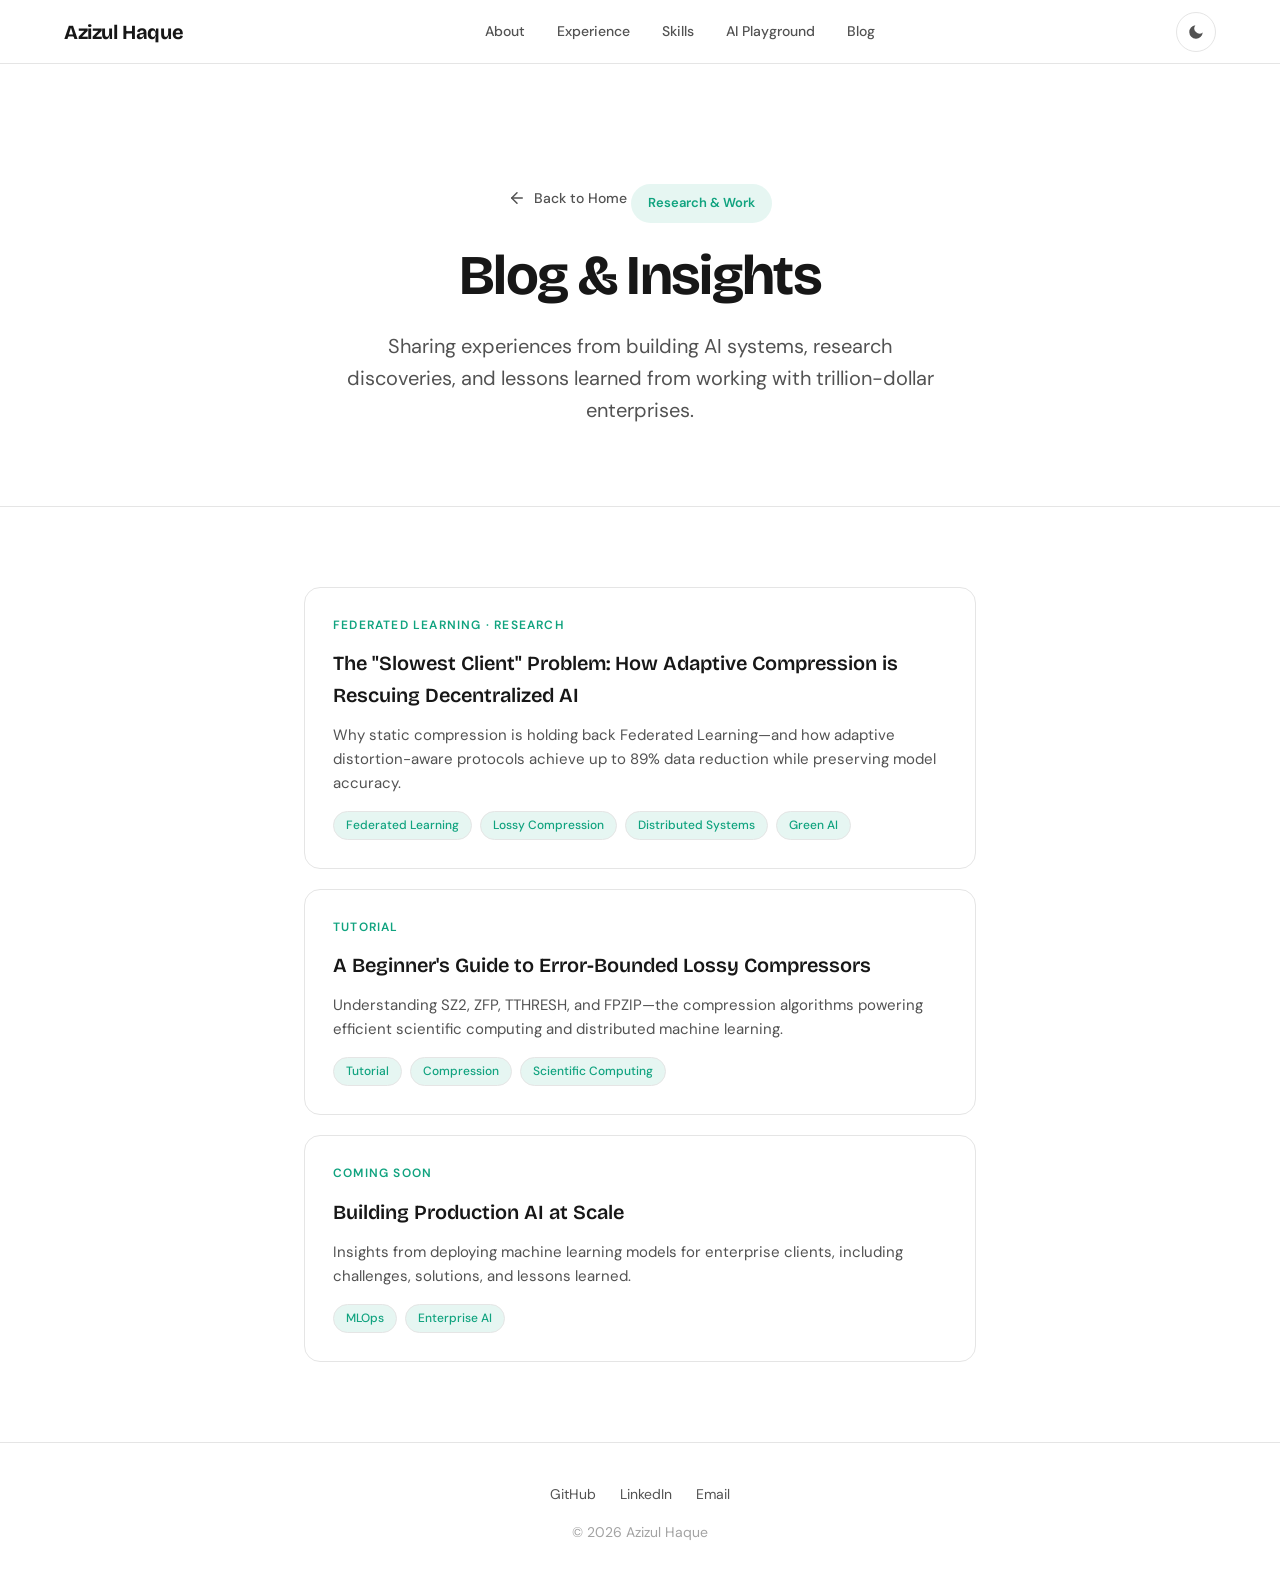
<file: blog.html>
<!DOCTYPE html>
<html lang="en">
<head>
    <meta charset="UTF-8">
    <meta name="viewport" content="width=device-width, initial-scale=1.0">
    <title>Research & Work Blog | Azizul Haque</title>
    <meta name="description" content="Blog posts and insights from AI research, engineering work, and professional experiences by Azizul Haque.">
    <link rel="preconnect" href="https://fonts.googleapis.com">
    <link rel="preconnect" href="https://fonts.gstatic.com" crossorigin>
    <link href="https://fonts.googleapis.com/css2?family=Bricolage+Grotesque:wght@400;500;600;700;800&family=DM+Sans:wght@300;400;500;600;700&family=JetBrains+Mono:wght@400;500&display=swap" rel="stylesheet">
    <link rel="stylesheet" href="css/styles.css">
    <style>
        .blog-grid {
            display: grid;
            gap: 20px;
            margin-top: 40px;
        }
        
        .blog-card {
            padding: 28px;
            background: var(--bg-card);
            border: 1px solid var(--border);
            border-radius: var(--radius-lg);
            transition: all var(--transition);
            text-decoration: none;
            display: block;
        }
        
        .blog-card:hover {
            border-color: var(--accent);
            box-shadow: var(--shadow-md);
            transform: translateY(-2px);
        }
        
        .blog-card .category {
            font-size: 12px;
            color: var(--accent);
            text-transform: uppercase;
            letter-spacing: 0.1em;
            font-weight: 600;
            margin-bottom: 12px;
            display: block;
        }
        
        .blog-card h3 {
            font-family: 'Bricolage Grotesque', sans-serif;
            font-size: 20px;
            font-weight: 600;
            color: var(--text);
            margin-bottom: 12px;
        }
        
        .blog-card p {
            font-size: 15px;
            color: var(--text-secondary);
            margin-bottom: 0;
            line-height: 1.6;
        }
        
        .blog-card .tag-row {
            display: flex;
            flex-wrap: wrap;
            gap: 8px;
            margin-top: 16px;
        }
        
        .blog-card .tag {
            font-size: 12px;
            padding: 4px 12px;
            background: var(--accent-light);
            border-radius: 100px;
            color: var(--accent);
            font-weight: 500;
        }
        
        .back-link {
            display: inline-flex;
            align-items: center;
            gap: 8px;
            color: var(--text-secondary);
            text-decoration: none;
            font-size: 14px;
            font-weight: 500;
            transition: color var(--transition);
        }
        
        .back-link:hover {
            color: var(--accent);
        }
        
        .back-link svg {
            width: 18px;
            height: 18px;
        }
    </style>
</head>
<body>
    <!-- Navigation -->
    <nav class="nav">
        <div class="nav-container">
            <a href="/" class="nav-logo">Azizul Haque</a>
            <div class="nav-links">
                <a href="index.html#about" class="nav-link">About</a>
                <a href="index.html#experience" class="nav-link">Experience</a>
                <a href="index.html#skills" class="nav-link">Skills</a>
                <a href="index.html#playground" class="nav-link">AI Playground</a>
                <a href="blog.html" class="nav-link">Blog</a>
            </div>
            <div class="nav-actions">
                <button class="theme-toggle" id="theme-toggle" aria-label="Toggle theme">
                    <svg class="moon-icon" xmlns="http://www.w3.org/2000/svg" viewBox="0 0 24 24" fill="currentColor"><path d="M21 12.79A9 9 0 1 1 11.21 3 7 7 0 0 0 21 12.79z"/></svg>
                    <svg class="sun-icon" xmlns="http://www.w3.org/2000/svg" viewBox="0 0 24 24" fill="none" stroke="currentColor" stroke-width="2"><circle cx="12" cy="12" r="5"/><line x1="12" y1="1" x2="12" y2="3"/><line x1="12" y1="21" x2="12" y2="23"/><line x1="4.22" y1="4.22" x2="5.64" y2="5.64"/><line x1="18.36" y1="18.36" x2="19.78" y2="19.78"/><line x1="1" y1="12" x2="3" y2="12"/><line x1="21" y1="12" x2="23" y2="12"/><line x1="4.22" y1="19.78" x2="5.64" y2="18.36"/><line x1="18.36" y1="5.64" x2="19.78" y2="4.22"/></svg>
                </button>
            </div>
        </div>
    </nav>

    <main class="main">
        <section class="hero" style="padding-bottom: 40px;">
            <div class="container-narrow">
                <a href="index.html" class="back-link" style="margin-bottom: 32px; display: inline-flex;">
                    <svg xmlns="http://www.w3.org/2000/svg" viewBox="0 0 24 24" fill="none" stroke="currentColor" stroke-width="2" stroke-linecap="round" stroke-linejoin="round"><path d="M19 12H5"></path><path d="M12 19l-7-7 7-7"></path></svg>
                    Back to Home
                </a>
                <span class="hero-badge">Research & Work</span>
                <h1 class="hero-title" style="font-size: clamp(36px, 6vw, 56px);">Blog & Insights</h1>
                <p class="hero-subtitle">
                    Sharing experiences from building AI systems, research discoveries, and lessons learned from working with trillion-dollar enterprises.
                </p>
            </div>
        </section>

        <section class="section" style="padding-top: 40px;">
            <div class="container-narrow">
                <div class="blog-grid">
                    <a href="blog/fl-communication-problem.html" class="blog-card">
                        <span class="category">Federated Learning &middot; Research</span>
                        <h3>The "Slowest Client" Problem: How Adaptive Compression is Rescuing Decentralized AI</h3>
                        <p>Why static compression is holding back Federated Learning—and how adaptive distortion-aware protocols achieve up to 89% data reduction while preserving model accuracy.</p>
                        <div class="tag-row">
                            <span class="tag">Federated Learning</span>
                            <span class="tag">Lossy Compression</span>
                            <span class="tag">Distributed Systems</span>
                            <span class="tag">Green AI</span>
                        </div>
                    </a>
                    <a href="blog/beginners-guide-eblc.html" class="blog-card">
                        <span class="category">Tutorial</span>
                        <h3>A Beginner's Guide to Error-Bounded Lossy Compressors</h3>
                        <p>Understanding SZ2, ZFP, TTHRESH, and FPZIP—the compression algorithms powering efficient scientific computing and distributed machine learning.</p>
                        <div class="tag-row">
                            <span class="tag">Tutorial</span>
                            <span class="tag">Compression</span>
                            <span class="tag">Scientific Computing</span>
                        </div>
                    </a>
                    <div class="blog-card">
                        <span class="category">Coming Soon</span>
                        <h3>Building Production AI at Scale</h3>
                        <p>Insights from deploying machine learning models for enterprise clients, including challenges, solutions, and lessons learned.</p>
                        <div class="tag-row">
                            <span class="tag">MLOps</span>
                            <span class="tag">Enterprise AI</span>
                        </div>
                    </div>
                </div>
            </div>
        </section>
    </main>

    <footer class="footer">
        <div class="container">
            <div class="footer-links">
                <a href="https://github.com/onlinerj" target="_blank" class="footer-link">GitHub</a>
                <a href="https://linkedin.com/in/rajatjw" target="_blank" class="footer-link">LinkedIn</a>
                <a href="mailto:onlinerj@live.com" class="footer-link">Email</a>
            </div>
            <p class="footer-text">© <span id="year"></span> Azizul Haque</p>
        </div>
    </footer>

    <script>
        document.getElementById('year').textContent = new Date().getFullYear();

        // Theme Toggle
        const themeToggle = document.getElementById('theme-toggle');
        const htmlElement = document.documentElement;
        const savedTheme = localStorage.getItem('theme') || 'light';
        if (savedTheme === 'dark') htmlElement.setAttribute('data-theme', 'dark');
        
        themeToggle.addEventListener('click', () => {
            const currentTheme = htmlElement.getAttribute('data-theme');
            const newTheme = currentTheme === 'dark' ? 'light' : 'dark';
            if (newTheme === 'dark') htmlElement.setAttribute('data-theme', 'dark');
            else htmlElement.removeAttribute('data-theme');
            localStorage.setItem('theme', newTheme);
        });
    </script>
</body>
</html>
</file>
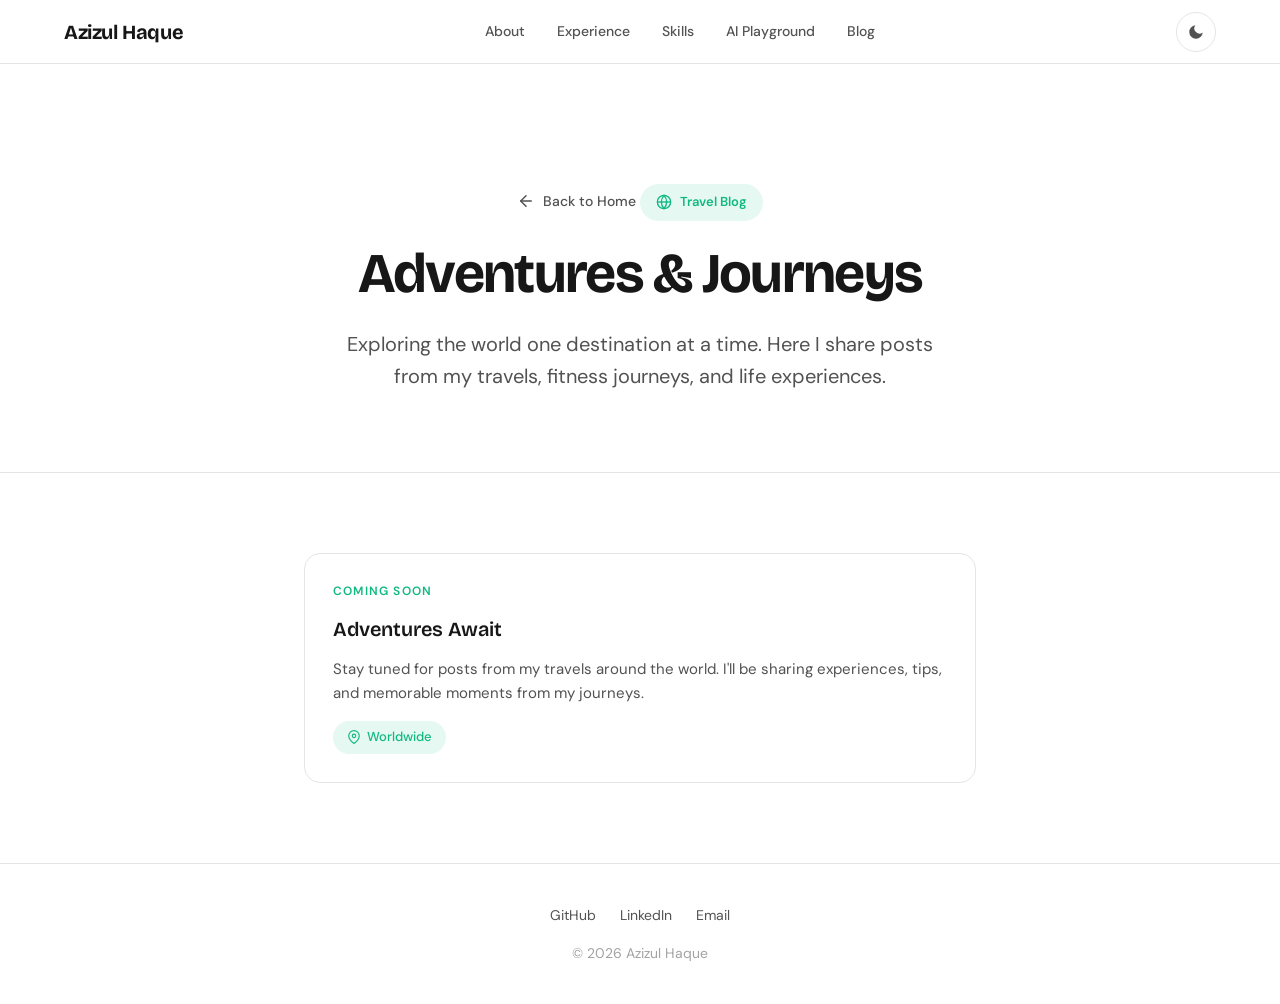
<file: travel.html>
<!DOCTYPE html>
<html lang="en">
<head>
    <meta charset="UTF-8">
    <meta name="viewport" content="width=device-width, initial-scale=1.0">
    <title>Travel Blog | Azizul Haque</title>
    <meta name="description" content="Travel blog posts and adventures from around the world by Azizul Haque.">
    <link rel="preconnect" href="https://fonts.googleapis.com">
    <link rel="preconnect" href="https://fonts.gstatic.com" crossorigin>
    <link href="https://fonts.googleapis.com/css2?family=Bricolage+Grotesque:wght@400;500;600;700;800&family=DM+Sans:wght@300;400;500;600;700&family=JetBrains+Mono:wght@400;500&display=swap" rel="stylesheet">
    <link rel="stylesheet" href="css/styles.css">
    <style>
        :root {
            --travel-accent: #10b981;
            --travel-light: rgba(16, 185, 129, 0.1);
        }
        
        [data-theme="dark"] {
            --travel-accent: #34d399;
            --travel-light: rgba(52, 211, 153, 0.15);
        }
        
        .blog-grid {
            display: grid;
            gap: 20px;
            margin-top: 40px;
        }
        
        .blog-card {
            padding: 28px;
            background: var(--bg-card);
            border: 1px solid var(--border);
            border-radius: var(--radius-lg);
            transition: all var(--transition);
            text-decoration: none;
            display: block;
        }
        
        .blog-card:hover {
            border-color: var(--travel-accent);
            box-shadow: var(--shadow-md);
            transform: translateY(-2px);
        }
        
        .blog-card .date {
            font-size: 12px;
            color: var(--travel-accent);
            text-transform: uppercase;
            letter-spacing: 0.1em;
            font-weight: 600;
            margin-bottom: 12px;
            display: block;
        }
        
        .blog-card h3 {
            font-family: 'Bricolage Grotesque', sans-serif;
            font-size: 20px;
            font-weight: 600;
            color: var(--text);
            margin-bottom: 12px;
        }
        
        .blog-card p {
            font-size: 15px;
            color: var(--text-secondary);
            margin-bottom: 0;
            line-height: 1.6;
        }
        
        .blog-card .location {
            display: inline-flex;
            align-items: center;
            gap: 6px;
            margin-top: 16px;
            font-size: 13px;
            font-weight: 500;
            color: var(--travel-accent);
            padding: 6px 14px;
            background: var(--travel-light);
            border-radius: 100px;
        }
        
        .blog-card .location svg {
            width: 14px;
            height: 14px;
        }
        
        .back-link {
            display: inline-flex;
            align-items: center;
            gap: 8px;
            color: var(--text-secondary);
            text-decoration: none;
            font-size: 14px;
            font-weight: 500;
            transition: color var(--transition);
        }
        
        .back-link:hover {
            color: var(--travel-accent);
        }
        
        .back-link svg {
            width: 18px;
            height: 18px;
        }
        
        .hero-badge-travel {
            display: inline-flex;
            align-items: center;
            gap: 8px;
            padding: 8px 16px;
            background: var(--travel-light);
            color: var(--travel-accent);
            border-radius: 100px;
            font-size: 13px;
            font-weight: 600;
            margin-bottom: 24px;
        }
    </style>
</head>
<body>
    <!-- Navigation -->
    <nav class="nav">
        <div class="nav-container">
            <a href="/" class="nav-logo">Azizul Haque</a>
            <div class="nav-links">
                <a href="index.html#about" class="nav-link">About</a>
                <a href="index.html#experience" class="nav-link">Experience</a>
                <a href="index.html#skills" class="nav-link">Skills</a>
                <a href="index.html#playground" class="nav-link">AI Playground</a>
                <a href="blog.html" class="nav-link">Blog</a>
            </div>
            <div class="nav-actions">
                <button class="theme-toggle" id="theme-toggle" aria-label="Toggle theme">
                    <svg class="moon-icon" xmlns="http://www.w3.org/2000/svg" viewBox="0 0 24 24" fill="currentColor"><path d="M21 12.79A9 9 0 1 1 11.21 3 7 7 0 0 0 21 12.79z"/></svg>
                    <svg class="sun-icon" xmlns="http://www.w3.org/2000/svg" viewBox="0 0 24 24" fill="none" stroke="currentColor" stroke-width="2"><circle cx="12" cy="12" r="5"/><line x1="12" y1="1" x2="12" y2="3"/><line x1="12" y1="21" x2="12" y2="23"/><line x1="4.22" y1="4.22" x2="5.64" y2="5.64"/><line x1="18.36" y1="18.36" x2="19.78" y2="19.78"/><line x1="1" y1="12" x2="3" y2="12"/><line x1="21" y1="12" x2="23" y2="12"/><line x1="4.22" y1="19.78" x2="5.64" y2="18.36"/><line x1="18.36" y1="5.64" x2="19.78" y2="4.22"/></svg>
                </button>
            </div>
        </div>
    </nav>

    <main class="main">
        <section class="hero" style="padding-bottom: 40px;">
            <div class="container-narrow">
                <a href="index.html" class="back-link" style="margin-bottom: 32px; display: inline-flex;">
                    <svg xmlns="http://www.w3.org/2000/svg" viewBox="0 0 24 24" fill="none" stroke="currentColor" stroke-width="2" stroke-linecap="round" stroke-linejoin="round"><path d="M19 12H5"></path><path d="M12 19l-7-7 7-7"></path></svg>
                    Back to Home
                </a>
                <span class="hero-badge-travel">
                    <svg width="16" height="16" viewBox="0 0 24 24" fill="none" stroke="currentColor" stroke-width="2"><circle cx="12" cy="12" r="10"/><path d="M2 12h20"/><path d="M12 2a15.3 15.3 0 0 1 4 10 15.3 15.3 0 0 1-4 10 15.3 15.3 0 0 1-4-10 15.3 15.3 0 0 1 4-10z"/></svg>
                    Travel Blog
                </span>
                <h1 class="hero-title" style="font-size: clamp(36px, 6vw, 56px);">Adventures & Journeys</h1>
                <p class="hero-subtitle">
                    Exploring the world one destination at a time. Here I share posts from my travels, fitness journeys, and life experiences.
                </p>
            </div>
        </section>

        <section class="section" style="padding-top: 40px;">
            <div class="container-narrow">
                <div class="blog-grid">
                    <div class="blog-card">
                        <span class="date">Coming Soon</span>
                        <h3>Adventures Await</h3>
                        <p>Stay tuned for posts from my travels around the world. I'll be sharing experiences, tips, and memorable moments from my journeys.</p>
                        <span class="location">
                            <svg xmlns="http://www.w3.org/2000/svg" viewBox="0 0 24 24" fill="none" stroke="currentColor" stroke-width="2" stroke-linecap="round" stroke-linejoin="round"><path d="M21 10c0 7-9 13-9 13s-9-6-9-13a9 9 0 0 1 18 0z"></path><circle cx="12" cy="10" r="3"></circle></svg>
                            Worldwide
                        </span>
                    </div>
                </div>
            </div>
        </section>
    </main>

    <footer class="footer">
        <div class="container">
            <div class="footer-links">
                <a href="https://github.com/meazizul" target="_blank" class="footer-link">GitHub</a>
                <a href="https://linkedin.com/in/meazizul" target="_blank" class="footer-link">LinkedIn</a>
                <a href="mailto:meazizul@outlook.com" class="footer-link">Email</a>
            </div>
            <p class="footer-text">© <span id="year"></span> Azizul Haque</p>
        </div>
    </footer>

    <script>
        document.getElementById('year').textContent = new Date().getFullYear();

        // Theme Toggle
        const themeToggle = document.getElementById('theme-toggle');
        const htmlElement = document.documentElement;
        const savedTheme = localStorage.getItem('theme') || 'light';
        if (savedTheme === 'dark') htmlElement.setAttribute('data-theme', 'dark');
        
        themeToggle.addEventListener('click', () => {
            const currentTheme = htmlElement.getAttribute('data-theme');
            const newTheme = currentTheme === 'dark' ? 'light' : 'dark';
            if (newTheme === 'dark') htmlElement.setAttribute('data-theme', 'dark');
            else htmlElement.removeAttribute('data-theme');
            localStorage.setItem('theme', newTheme);
        });
    </script>
</body>
</html>
</file>
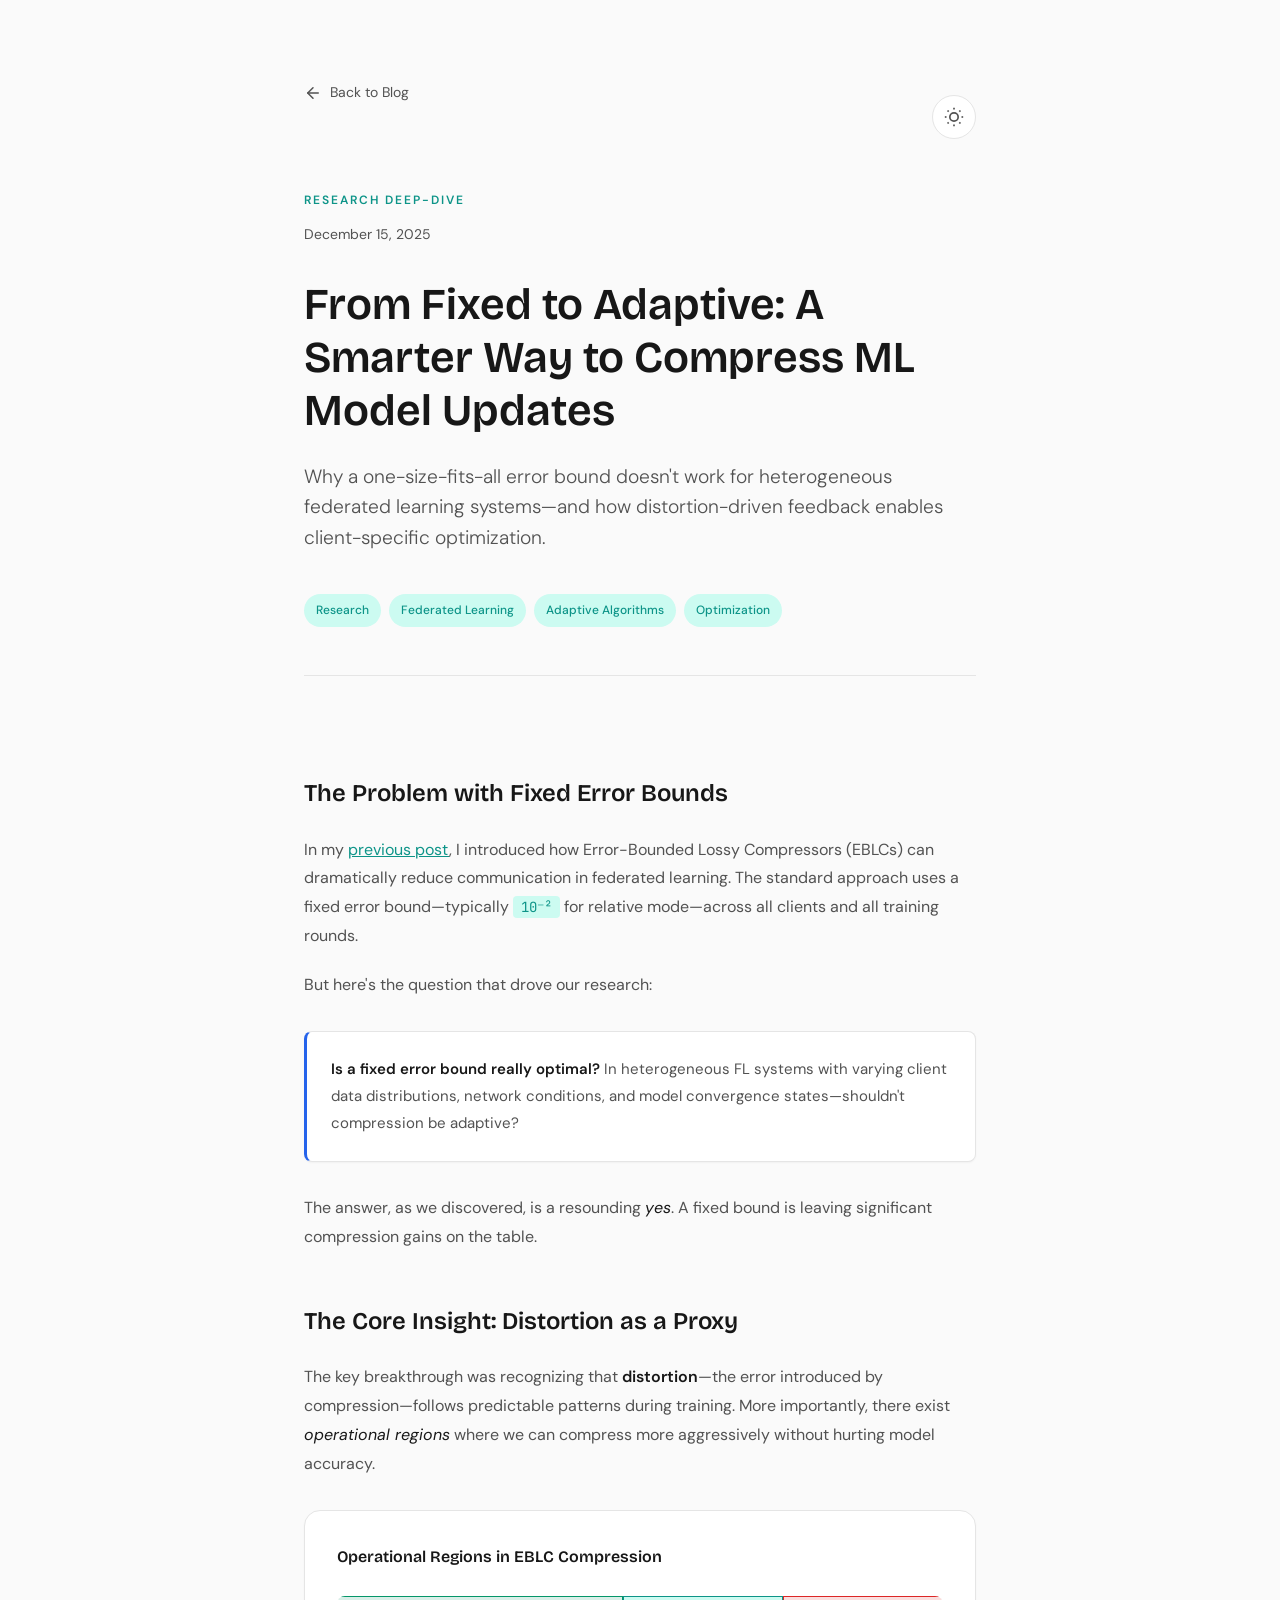
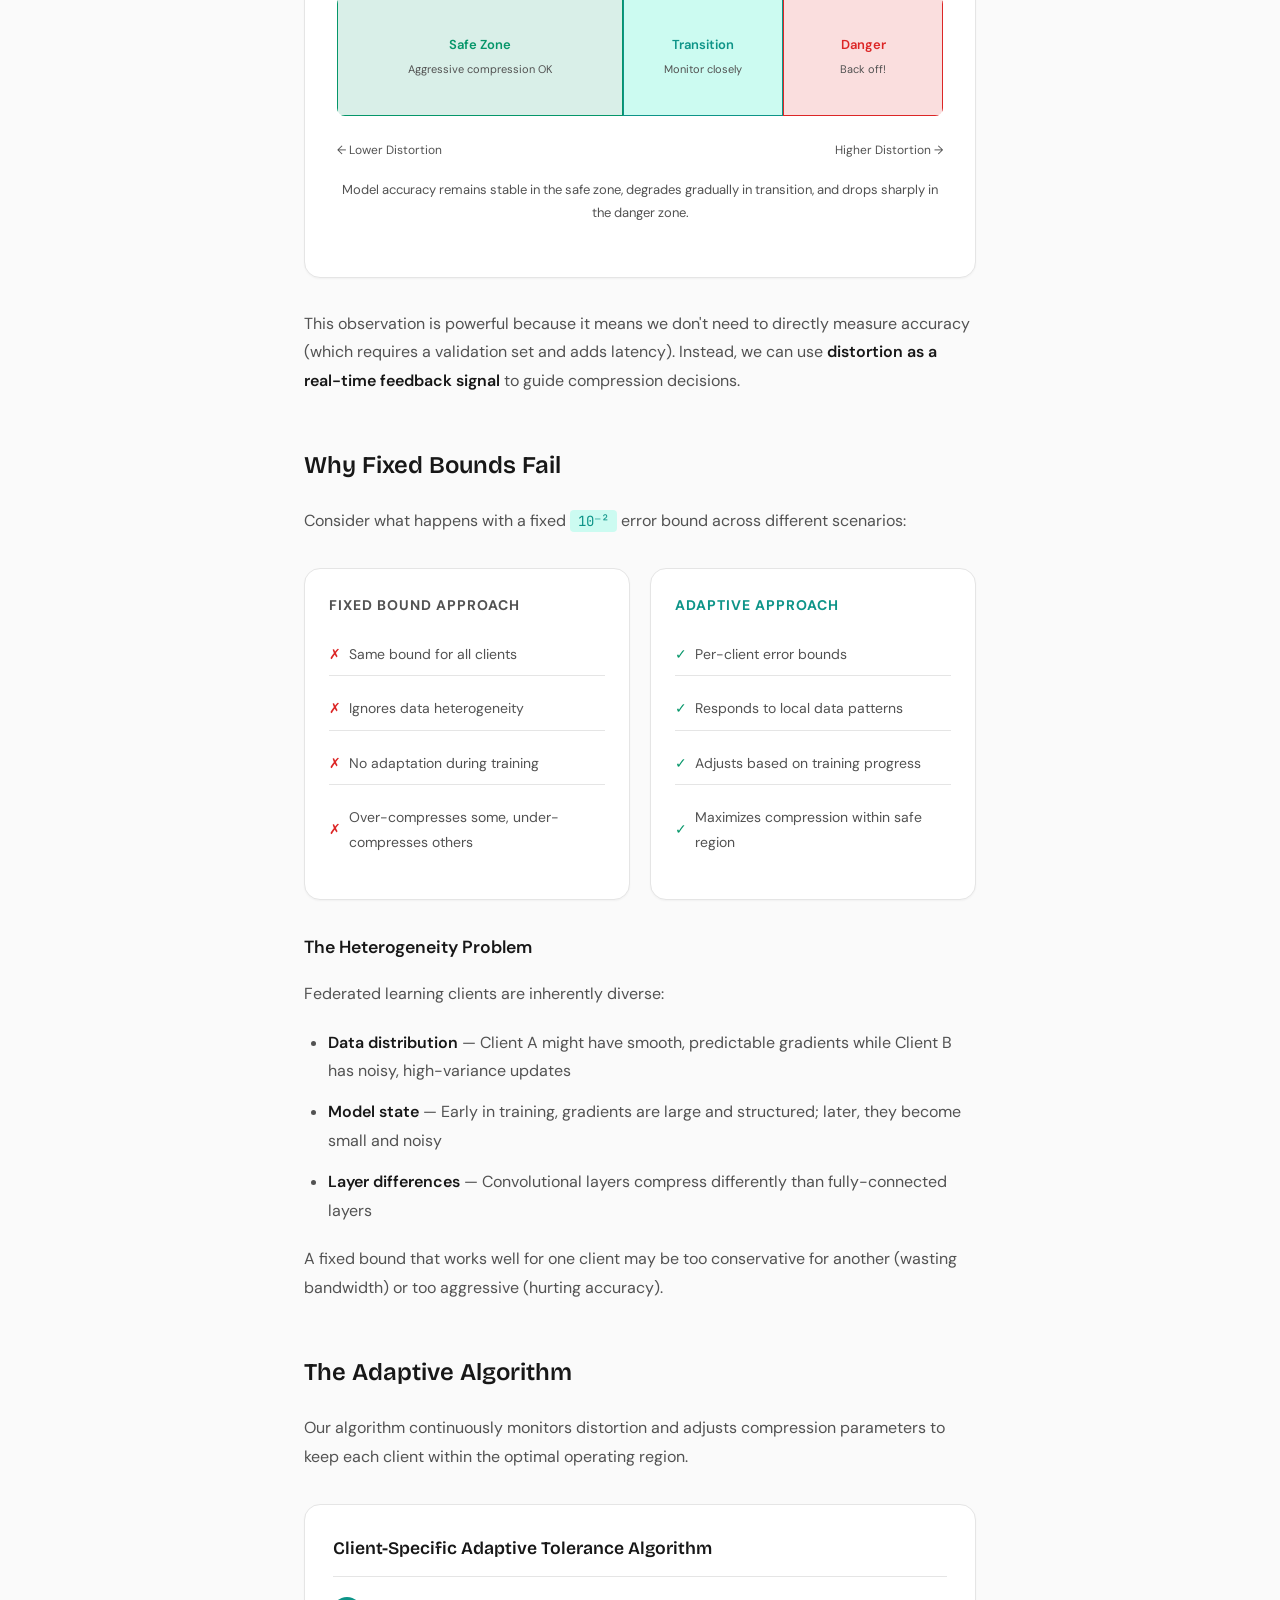
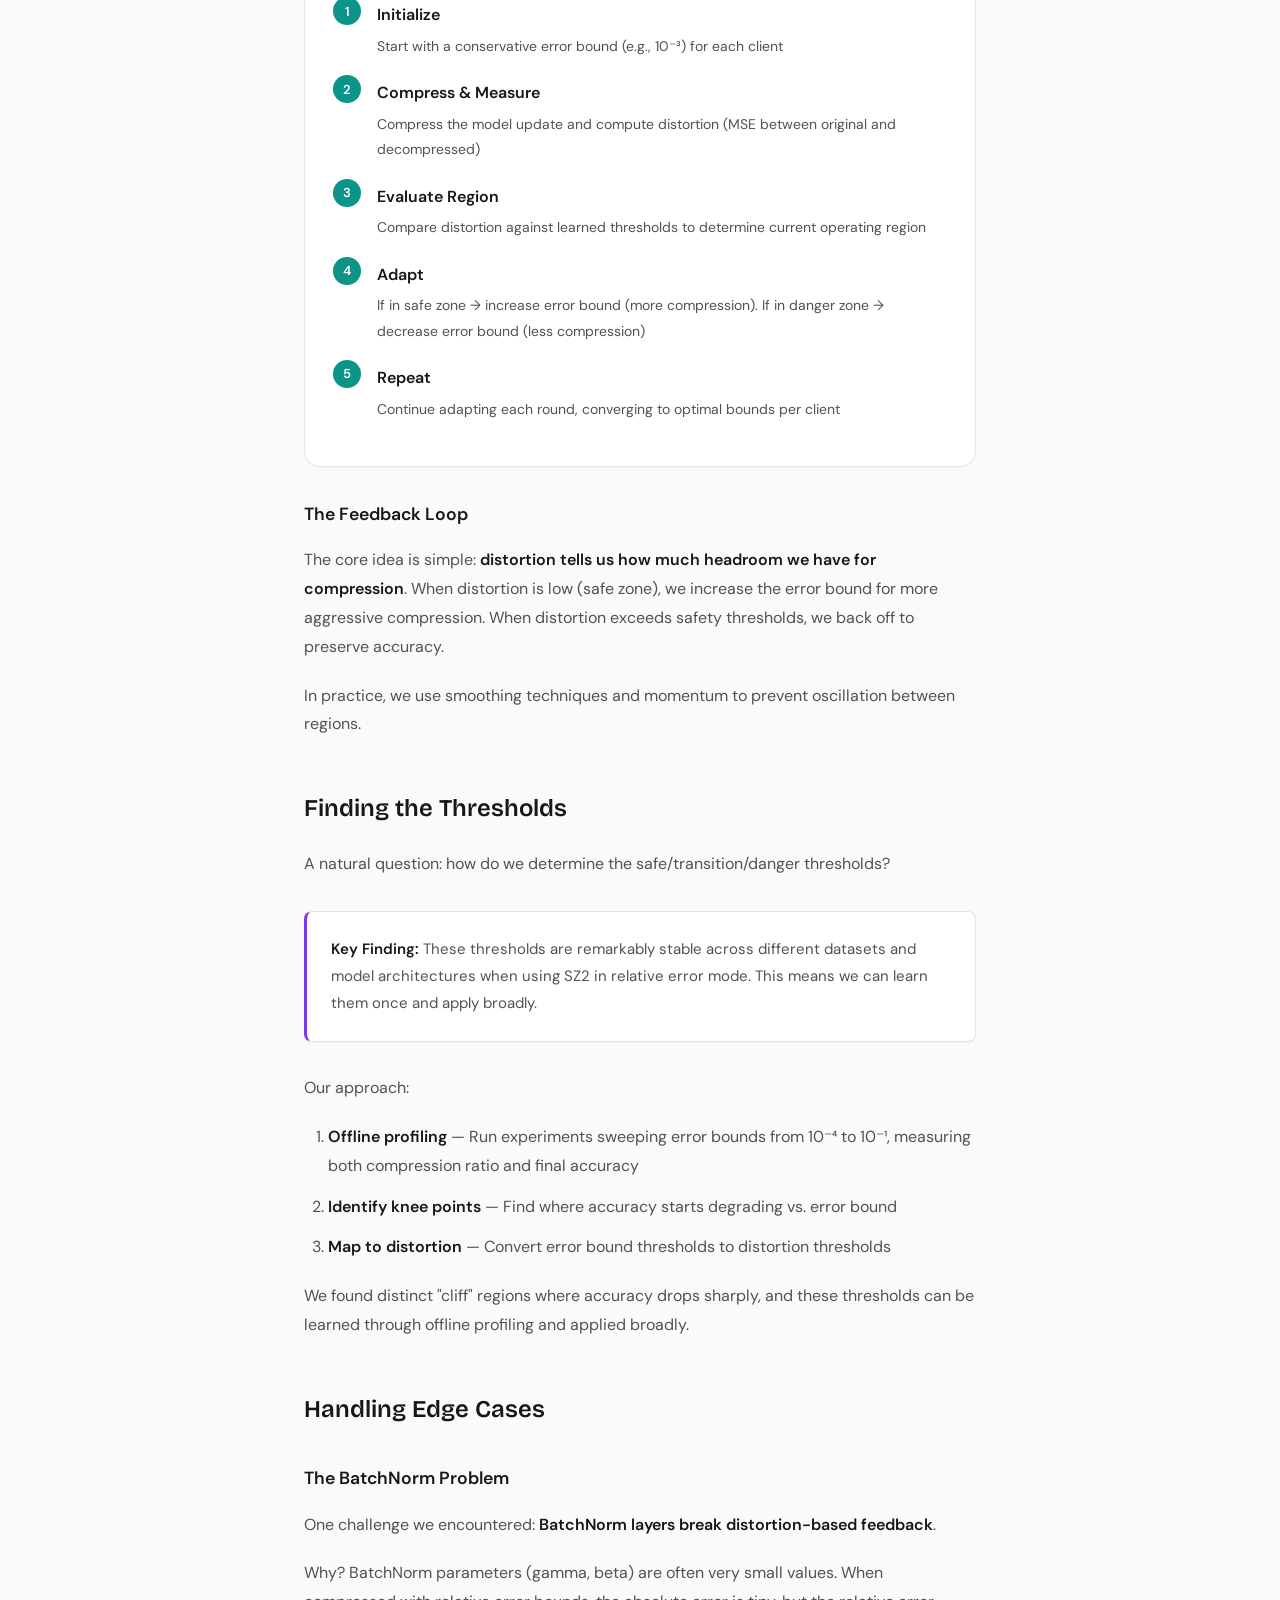
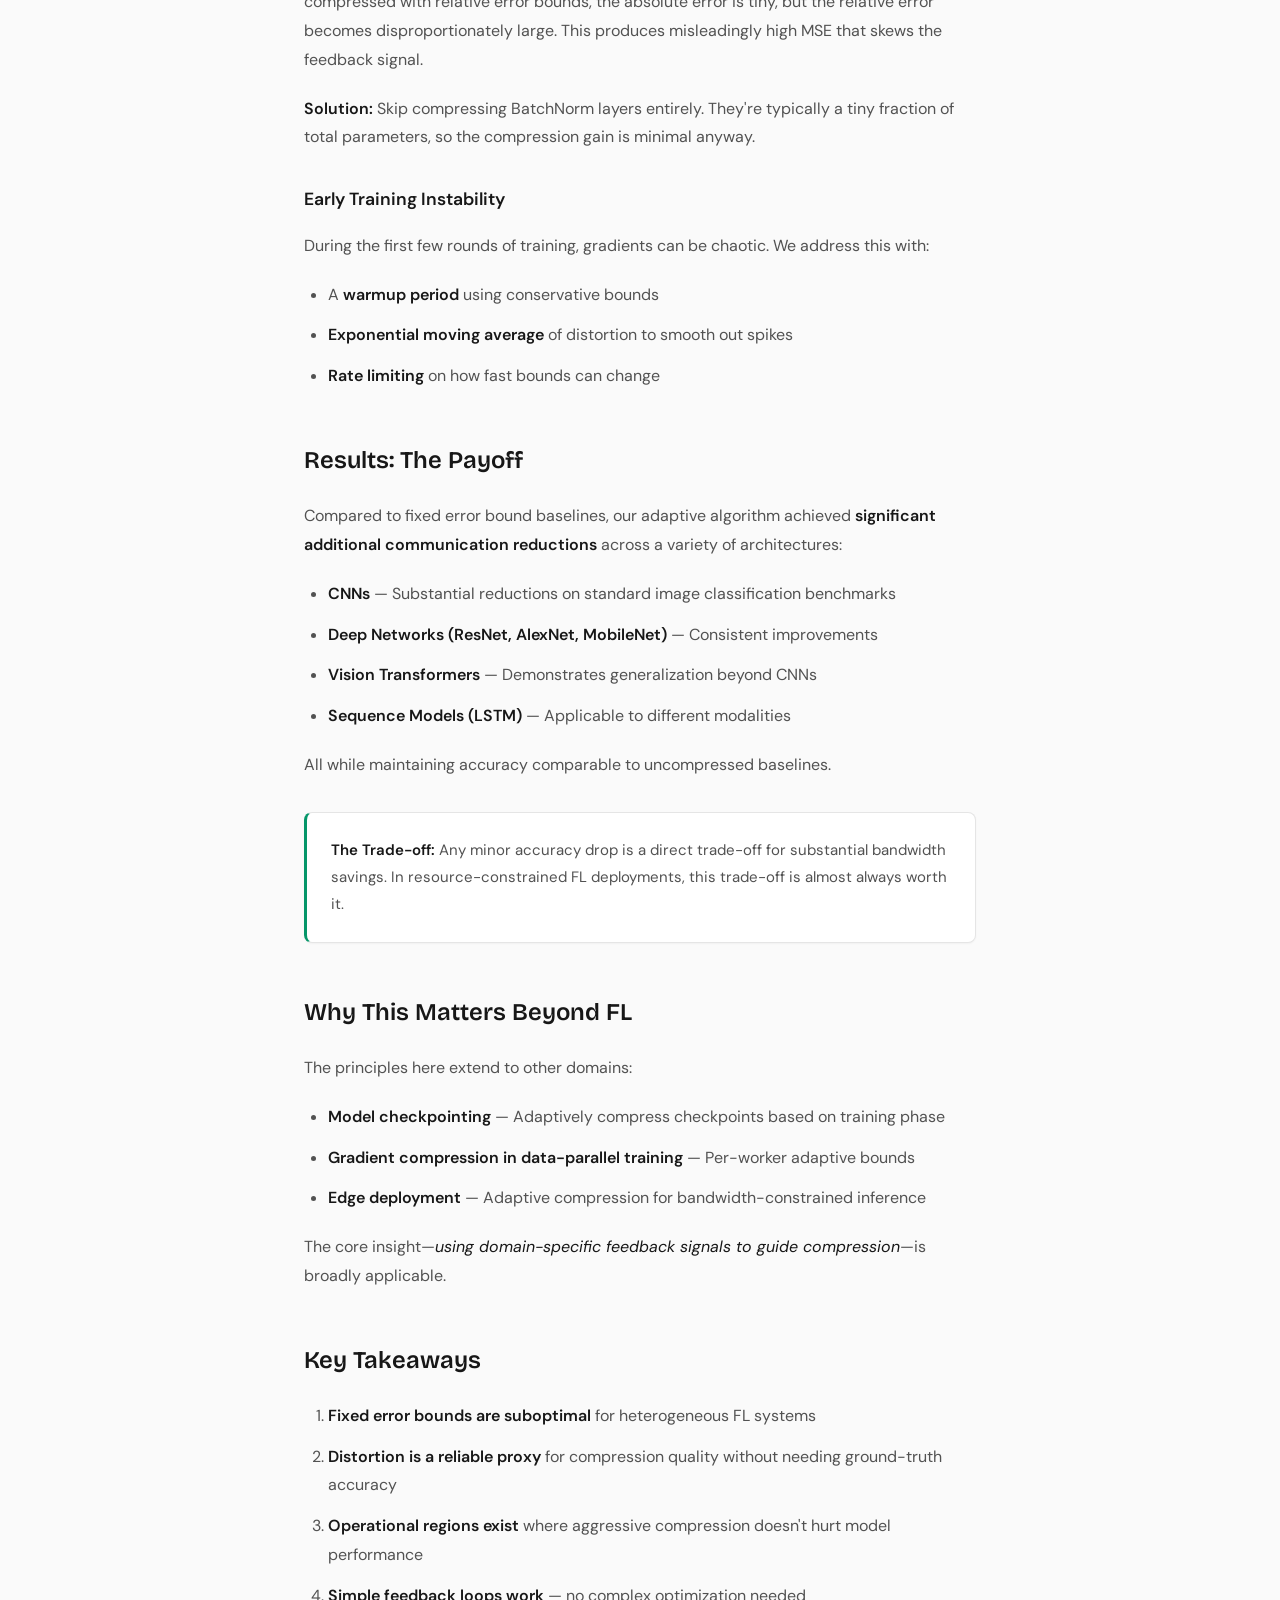
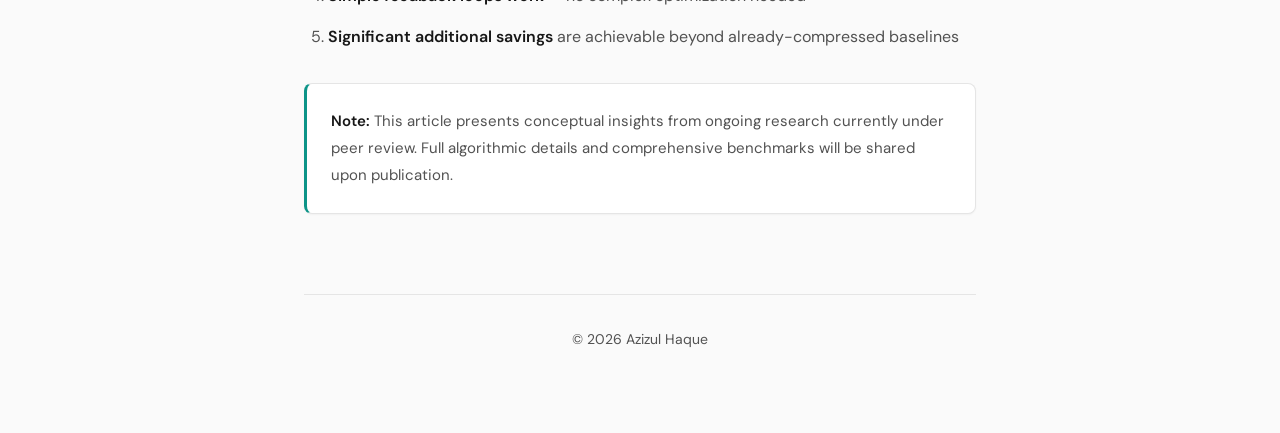
<file: blog/adaptive-compression-fl.html>
<!DOCTYPE html>
<html lang="en" data-theme="light">
<head>
    <meta charset="UTF-8">
    <meta name="viewport" content="width=device-width, initial-scale=1.0">
    <title>From Fixed to Adaptive: A Smarter Way to Compress ML Model Updates | Azizul Haque</title>
    <meta name="description" content="Deep dive into client-specific adaptive tolerance algorithms for federated learning—using distortion as a feedback signal to optimize compression.">
    <link rel="preconnect" href="https://fonts.googleapis.com">
    <link rel="preconnect" href="https://fonts.gstatic.com" crossorigin>
    <link href="https://fonts.googleapis.com/css2?family=Bricolage+Grotesque:opsz,wght@12..96,400;12..96,500;12..96,600;12..96,700&family=DM+Sans:opsz,wght@9..40,300;9..40,400;9..40,500;9..40,600&family=JetBrains+Mono:wght@400;500&display=swap" rel="stylesheet">
    <style>
        :root {
            --bg: #fafafa;
            --bg-card: #ffffff;
            --text: #171717;
            --text-muted: #525252;
            --accent: #0d9488;
            --accent-light: #ccfbf1;
            --border: #e5e5e5;
            --shadow-sm: 0 1px 2px rgba(0,0,0,0.04);
            --shadow-md: 0 4px 12px rgba(0,0,0,0.06);
            --transition: 0.2s ease;
            --radius: 8px;
            --radius-lg: 16px;
            --green: #059669;
            --red: #dc2626;
            --blue: #2563eb;
            --purple: #7c3aed;
        }

        [data-theme="dark"] {
            --bg: #0a0a0a;
            --bg-card: #171717;
            --text: #fafafa;
            --text-muted: #a3a3a3;
            --accent: #14b8a6;
            --accent-light: rgba(20, 184, 166, 0.15);
            --border: #262626;
            --shadow-sm: 0 1px 2px rgba(0,0,0,0.2);
            --shadow-md: 0 4px 12px rgba(0,0,0,0.3);
            --green: #10b981;
            --red: #ef4444;
            --blue: #3b82f6;
            --purple: #8b5cf6;
        }

        * {
            margin: 0;
            padding: 0;
            box-sizing: border-box;
        }

        body {
            font-family: 'DM Sans', -apple-system, BlinkMacSystemFont, sans-serif;
            background: var(--bg);
            color: var(--text);
            line-height: 1.8;
            font-weight: 400;
            min-height: 100vh;
        }

        .container {
            max-width: 720px;
            margin: 0 auto;
            padding: 80px 24px;
        }

        /* Header */
        .back-link {
            display: inline-flex;
            align-items: center;
            gap: 8px;
            color: var(--text-muted);
            text-decoration: none;
            font-size: 14px;
            margin-bottom: 48px;
            transition: all var(--transition);
        }

        .back-link:hover {
            color: var(--accent);
        }

        .back-link svg {
            width: 18px;
            height: 18px;
        }

        .header-nav {
            display: flex;
            justify-content: space-between;
            align-items: center;
            margin-bottom: 32px;
        }

        .theme-toggle {
            display: flex;
            align-items: center;
            justify-content: center;
            width: 44px;
            height: 44px;
            border-radius: 50%;
            border: 1px solid var(--border);
            background: var(--bg-card);
            color: var(--text-muted);
            cursor: pointer;
            transition: all var(--transition);
        }

        .theme-toggle:hover {
            color: var(--accent);
            border-color: var(--accent);
        }

        .theme-toggle svg { width: 20px; height: 20px; }
        .theme-toggle .sun-icon { display: block; }
        .theme-toggle .moon-icon { display: none; }
        [data-theme="dark"] .theme-toggle .sun-icon { display: none; }
        [data-theme="dark"] .theme-toggle .moon-icon { display: block; }

        .article-meta {
            margin-bottom: 32px;
        }

        .article-meta .category {
            font-size: 12px;
            color: var(--accent);
            text-transform: uppercase;
            letter-spacing: 2px;
            font-weight: 600;
        }

        .article-meta .date {
            font-size: 14px;
            color: var(--text-muted);
            margin-top: 8px;
        }

        h1 {
            font-family: 'Bricolage Grotesque', Georgia, serif;
            font-size: clamp(2rem, 6vw, 2.75rem);
            font-weight: 600;
            line-height: 1.2;
            margin-bottom: 24px;
            color: var(--text);
        }

        .subtitle {
            font-size: 1.2rem;
            color: var(--text-muted);
            font-weight: 300;
            margin-bottom: 40px;
            line-height: 1.6;
        }

        .tag-row {
            display: flex;
            flex-wrap: wrap;
            gap: 8px;
            margin-bottom: 48px;
        }

        .tag {
            font-size: 12px;
            padding: 6px 12px;
            background: var(--accent-light);
            border-radius: 100px;
            color: var(--accent);
            font-weight: 500;
        }

        /* Article Content */
        article {
            border-top: 1px solid var(--border);
            padding-top: 48px;
        }

        article h2 {
            font-family: 'Bricolage Grotesque', Georgia, serif;
            font-size: 1.5rem;
            font-weight: 600;
            margin-top: 48px;
            margin-bottom: 20px;
            color: var(--text);
        }

        article h3 {
            font-size: 1.1rem;
            font-weight: 600;
            margin-top: 32px;
            margin-bottom: 16px;
            color: var(--text);
        }

        article p {
            color: var(--text-muted);
            margin-bottom: 20px;
            font-size: 16px;
        }

        article strong {
            color: var(--text);
            font-weight: 600;
        }

        article em {
            color: var(--text);
            font-style: italic;
        }

        article ul, article ol {
            color: var(--text-muted);
            margin-bottom: 20px;
            padding-left: 24px;
        }

        article li {
            margin-bottom: 12px;
        }

        .highlight-box {
            background: var(--bg-card);
            border: 1px solid var(--border);
            border-left: 3px solid var(--accent);
            padding: 24px;
            border-radius: var(--radius);
            margin: 32px 0;
            box-shadow: var(--shadow-sm);
        }

        .highlight-box p {
            margin-bottom: 0;
            font-size: 15px;
        }

        .highlight-box.insight {
            border-left-color: var(--purple);
        }

        .highlight-box.question {
            border-left-color: var(--blue);
        }

        .highlight-box.success {
            border-left-color: var(--green);
        }

        code {
            font-family: 'JetBrains Mono', monospace;
            background: var(--accent-light);
            padding: 2px 8px;
            border-radius: 4px;
            font-size: 14px;
            color: var(--accent);
        }

        pre {
            background: var(--bg-card);
            border: 1px solid var(--border);
            border-radius: var(--radius-lg);
            padding: 20px;
            overflow-x: auto;
            margin: 24px 0;
            box-shadow: var(--shadow-sm);
        }

        pre code {
            background: none;
            padding: 0;
            font-size: 14px;
            line-height: 1.6;
            color: var(--text-muted);
        }

        /* Algorithm Box */
        .algorithm-box {
            background: var(--bg-card);
            border: 1px solid var(--border);
            border-radius: var(--radius-lg);
            padding: 28px;
            margin: 32px 0;
            box-shadow: var(--shadow-sm);
        }

        .algorithm-box h4 {
            font-family: 'Bricolage Grotesque', Georgia, serif;
            font-size: 1.1rem;
            color: var(--text);
            margin-bottom: 20px;
            padding-bottom: 12px;
            border-bottom: 1px solid var(--border);
            font-weight: 600;
        }

        .algorithm-step {
            display: flex;
            gap: 16px;
            margin-bottom: 16px;
        }

        .step-number {
            width: 28px;
            height: 28px;
            background: var(--accent);
            color: white;
            border-radius: 50%;
            display: flex;
            align-items: center;
            justify-content: center;
            font-size: 13px;
            font-weight: 600;
            flex-shrink: 0;
        }

        .step-content {
            flex: 1;
            padding-top: 4px;
        }

        .step-content strong {
            display: block;
            margin-bottom: 4px;
        }

        .step-content p {
            font-size: 14px;
            margin-bottom: 0;
        }

        /* Concept Diagram */
        .concept-diagram {
            background: var(--bg-card);
            border: 1px solid var(--border);
            border-radius: var(--radius-lg);
            padding: 32px;
            margin: 32px 0;
            box-shadow: var(--shadow-sm);
        }

        .region-visual {
            display: flex;
            align-items: stretch;
            height: 120px;
            margin: 24px 0;
            border-radius: var(--radius);
            overflow: hidden;
        }

        .region {
            display: flex;
            align-items: center;
            justify-content: center;
            flex-direction: column;
            padding: 16px;
            text-align: center;
        }

        .region-safe {
            background: rgba(5, 150, 105, 0.15);
            border: 1px solid var(--green);
            flex: 2;
        }

        .region-transition {
            background: var(--accent-light);
            border: 1px solid var(--accent);
            flex: 1;
        }

        .region-danger {
            background: rgba(220, 38, 38, 0.15);
            border: 1px solid var(--red);
            flex: 1;
        }

        .region-label {
            font-size: 13px;
            font-weight: 600;
            margin-bottom: 4px;
        }

        .region-safe .region-label { color: var(--green); }
        .region-transition .region-label { color: var(--accent); }
        .region-danger .region-label { color: var(--red); }

        .region-desc {
            font-size: 11px;
            color: var(--text-muted);
        }

        .axis-label {
            display: flex;
            justify-content: space-between;
            font-size: 12px;
            color: var(--text-muted);
            margin-top: 8px;
        }

        .diagram-caption {
            text-align: center;
            font-size: 13px;
            color: var(--text-muted);
            margin-top: 16px;
        }

        /* Comparison */
        .comparison-visual {
            display: grid;
            grid-template-columns: 1fr 1fr;
            gap: 20px;
            margin: 32px 0;
        }

        .comparison-card {
            background: var(--bg-card);
            border: 1px solid var(--border);
            border-radius: var(--radius-lg);
            padding: 24px;
            box-shadow: var(--shadow-sm);
        }

        .comparison-card h5 {
            font-size: 14px;
            color: var(--text-muted);
            text-transform: uppercase;
            letter-spacing: 1px;
            margin-bottom: 16px;
        }

        .comparison-card.fixed h5 {
            color: var(--text-muted);
        }

        .comparison-card.adaptive h5 {
            color: var(--accent);
        }

        .comparison-card ul {
            list-style: none;
            padding: 0;
            margin: 0;
        }

        .comparison-card li {
            font-size: 14px;
            padding: 8px 0;
            border-bottom: 1px solid var(--border);
            display: flex;
            align-items: center;
            gap: 8px;
        }

        .comparison-card li:last-child {
            border-bottom: none;
        }

        .icon-x {
            color: var(--red);
        }

        .icon-check {
            color: var(--green);
        }

        /* Footer */
        footer {
            margin-top: 80px;
            padding-top: 32px;
            border-top: 1px solid var(--border);
            text-align: center;
        }

        footer p {
            font-size: 14px;
            color: var(--text-muted);
        }

        /* Responsive */
        @media (max-width: 600px) {
            .container {
                padding: 48px 20px;
            }

            .comparison-visual {
                grid-template-columns: 1fr;
            }

            .region-visual {
                flex-direction: column;
                height: auto;
            }

            .region {
                padding: 20px;
            }
        }
    </style>
</head>
<body>
    <div class="container">
        <div class="header-nav">
            <a href="../blog.html" class="back-link">
                <svg xmlns="http://www.w3.org/2000/svg" viewBox="0 0 24 24" fill="none" stroke="currentColor" stroke-width="2" stroke-linecap="round" stroke-linejoin="round"><path d="M19 12H5"></path><path d="M12 19l-7-7 7-7"></path></svg>
                Back to Blog
            </a>
            <button class="theme-toggle" id="theme-toggle" aria-label="Toggle dark/light mode">
                <svg class="moon-icon" xmlns="http://www.w3.org/2000/svg" viewBox="0 0 24 24" fill="currentColor"><path d="M21 12.79A9 9 0 1 1 11.21 3 7 7 0 0 0 21 12.79z"/></svg>
                <svg class="sun-icon" xmlns="http://www.w3.org/2000/svg" viewBox="0 0 24 24" fill="none" stroke="currentColor" stroke-width="2"><circle cx="12" cy="12" r="5"/><line x1="12" y1="1" x2="12" y2="3"/><line x1="12" y1="21" x2="12" y2="23"/><line x1="4.22" y1="4.22" x2="5.64" y2="5.64"/><line x1="18.36" y1="18.36" x2="19.78" y2="19.78"/><line x1="1" y1="12" x2="3" y2="12"/><line x1="21" y1="12" x2="23" y2="12"/><line x1="4.22" y1="19.78" x2="5.64" y2="18.36"/><line x1="18.36" y1="5.64" x2="19.78" y2="4.22"/></svg>
            </button>
        </div>

        <div class="article-meta">
            <span class="category">Research Deep-Dive</span>
            <p class="date">December 15, 2025</p>
        </div>

        <h1>From Fixed to Adaptive: A Smarter Way to Compress ML Model Updates</h1>
        
        <p class="subtitle">Why a one-size-fits-all error bound doesn't work for heterogeneous federated learning systems—and how distortion-driven feedback enables client-specific optimization.</p>

        <div class="tag-row">
            <span class="tag">Research</span>
            <span class="tag">Federated Learning</span>
            <span class="tag">Adaptive Algorithms</span>
            <span class="tag">Optimization</span>
        </div>

        <article>
            <h2>The Problem with Fixed Error Bounds</h2>
            
            <p>In my <a href="fl-communication-problem.html" style="color: var(--accent);">previous post</a>, I introduced how Error-Bounded Lossy Compressors (EBLCs) can dramatically reduce communication in federated learning. The standard approach uses a fixed error bound—typically <code>10⁻²</code> for relative mode—across all clients and all training rounds.</p>

            <p>But here's the question that drove our research:</p>

            <div class="highlight-box question">
                <p><strong>Is a fixed error bound really optimal?</strong> In heterogeneous FL systems with varying client data distributions, network conditions, and model convergence states—shouldn't compression be adaptive?</p>
            </div>

            <p>The answer, as we discovered, is a resounding <em>yes</em>. A fixed bound is leaving significant compression gains on the table.</p>

            <h2>The Core Insight: Distortion as a Proxy</h2>

            <p>The key breakthrough was recognizing that <strong>distortion</strong>—the error introduced by compression—follows predictable patterns during training. More importantly, there exist <em>operational regions</em> where we can compress more aggressively without hurting model accuracy.</p>

            <div class="concept-diagram">
                <h4 style="font-family: 'Bricolage Grotesque', Georgia, serif; margin-bottom: 16px; font-weight: 600;">Operational Regions in EBLC Compression</h4>
                <div class="region-visual">
                    <div class="region region-safe">
                        <span class="region-label">Safe Zone</span>
                        <span class="region-desc">Aggressive compression OK</span>
                    </div>
                    <div class="region region-transition">
                        <span class="region-label">Transition</span>
                        <span class="region-desc">Monitor closely</span>
                    </div>
                    <div class="region region-danger">
                        <span class="region-label">Danger</span>
                        <span class="region-desc">Back off!</span>
                    </div>
                </div>
                <div class="axis-label">
                    <span>← Lower Distortion</span>
                    <span>Higher Distortion →</span>
                </div>
                <p class="diagram-caption">Model accuracy remains stable in the safe zone, degrades gradually in transition, and drops sharply in the danger zone.</p>
            </div>

            <p>This observation is powerful because it means we don't need to directly measure accuracy (which requires a validation set and adds latency). Instead, we can use <strong>distortion as a real-time feedback signal</strong> to guide compression decisions.</p>

            <h2>Why Fixed Bounds Fail</h2>

            <p>Consider what happens with a fixed <code>10⁻²</code> error bound across different scenarios:</p>

            <div class="comparison-visual">
                <div class="comparison-card fixed">
                    <h5>Fixed Bound Approach</h5>
                    <ul>
                        <li><span class="icon-x">✗</span> Same bound for all clients</li>
                        <li><span class="icon-x">✗</span> Ignores data heterogeneity</li>
                        <li><span class="icon-x">✗</span> No adaptation during training</li>
                        <li><span class="icon-x">✗</span> Over-compresses some, under-compresses others</li>
                    </ul>
                </div>
                <div class="comparison-card adaptive">
                    <h5>Adaptive Approach</h5>
                    <ul>
                        <li><span class="icon-check">✓</span> Per-client error bounds</li>
                        <li><span class="icon-check">✓</span> Responds to local data patterns</li>
                        <li><span class="icon-check">✓</span> Adjusts based on training progress</li>
                        <li><span class="icon-check">✓</span> Maximizes compression within safe region</li>
                    </ul>
                </div>
            </div>

            <h3>The Heterogeneity Problem</h3>

            <p>Federated learning clients are inherently diverse:</p>

            <ul>
                <li><strong>Data distribution</strong> — Client A might have smooth, predictable gradients while Client B has noisy, high-variance updates</li>
                <li><strong>Model state</strong> — Early in training, gradients are large and structured; later, they become small and noisy</li>
                <li><strong>Layer differences</strong> — Convolutional layers compress differently than fully-connected layers</li>
            </ul>

            <p>A fixed bound that works well for one client may be too conservative for another (wasting bandwidth) or too aggressive (hurting accuracy).</p>

            <h2>The Adaptive Algorithm</h2>

            <p>Our algorithm continuously monitors distortion and adjusts compression parameters to keep each client within the optimal operating region.</p>

            <div class="algorithm-box">
                <h4>Client-Specific Adaptive Tolerance Algorithm</h4>
                
                <div class="algorithm-step">
                    <span class="step-number">1</span>
                    <div class="step-content">
                        <strong>Initialize</strong>
                        <p>Start with a conservative error bound (e.g., 10⁻³) for each client</p>
                    </div>
                </div>

                <div class="algorithm-step">
                    <span class="step-number">2</span>
                    <div class="step-content">
                        <strong>Compress & Measure</strong>
                        <p>Compress the model update and compute distortion (MSE between original and decompressed)</p>
                    </div>
                </div>

                <div class="algorithm-step">
                    <span class="step-number">3</span>
                    <div class="step-content">
                        <strong>Evaluate Region</strong>
                        <p>Compare distortion against learned thresholds to determine current operating region</p>
                    </div>
                </div>

                <div class="algorithm-step">
                    <span class="step-number">4</span>
                    <div class="step-content">
                        <strong>Adapt</strong>
                        <p>If in safe zone → increase error bound (more compression). If in danger zone → decrease error bound (less compression)</p>
                    </div>
                </div>

                <div class="algorithm-step">
                    <span class="step-number">5</span>
                    <div class="step-content">
                        <strong>Repeat</strong>
                        <p>Continue adapting each round, converging to optimal bounds per client</p>
                    </div>
                </div>
            </div>

            <h3>The Feedback Loop</h3>

            <p>The core idea is simple: <strong>distortion tells us how much headroom we have for compression</strong>. When distortion is low (safe zone), we increase the error bound for more aggressive compression. When distortion exceeds safety thresholds, we back off to preserve accuracy.</p>

            <p>In practice, we use smoothing techniques and momentum to prevent oscillation between regions.</p>

            <h2>Finding the Thresholds</h2>

            <p>A natural question: how do we determine the safe/transition/danger thresholds?</p>

            <div class="highlight-box insight">
                <p><strong>Key Finding:</strong> These thresholds are remarkably stable across different datasets and model architectures when using SZ2 in relative error mode. This means we can learn them once and apply broadly.</p>
            </div>

            <p>Our approach:</p>

            <ol>
                <li><strong>Offline profiling</strong> — Run experiments sweeping error bounds from 10⁻⁴ to 10⁻¹, measuring both compression ratio and final accuracy</li>
                <li><strong>Identify knee points</strong> — Find where accuracy starts degrading vs. error bound</li>
                <li><strong>Map to distortion</strong> — Convert error bound thresholds to distortion thresholds</li>
            </ol>

            <p>We found distinct "cliff" regions where accuracy drops sharply, and these thresholds can be learned through offline profiling and applied broadly.</p>

            <h2>Handling Edge Cases</h2>

            <h3>The BatchNorm Problem</h3>

            <p>One challenge we encountered: <strong>BatchNorm layers break distortion-based feedback</strong>.</p>

            <p>Why? BatchNorm parameters (gamma, beta) are often very small values. When compressed with relative error bounds, the absolute error is tiny, but the relative error becomes disproportionately large. This produces misleadingly high MSE that skews the feedback signal.</p>

            <p><strong>Solution:</strong> Skip compressing BatchNorm layers entirely. They're typically a tiny fraction of total parameters, so the compression gain is minimal anyway.</p>

            <h3>Early Training Instability</h3>

            <p>During the first few rounds of training, gradients can be chaotic. We address this with:</p>

            <ul>
                <li>A <strong>warmup period</strong> using conservative bounds</li>
                <li><strong>Exponential moving average</strong> of distortion to smooth out spikes</li>
                <li><strong>Rate limiting</strong> on how fast bounds can change</li>
            </ul>

            <h2>Results: The Payoff</h2>

            <p>Compared to fixed error bound baselines, our adaptive algorithm achieved <strong>significant additional communication reductions</strong> across a variety of architectures:</p>

            <ul>
                <li><strong>CNNs</strong> — Substantial reductions on standard image classification benchmarks</li>
                <li><strong>Deep Networks (ResNet, AlexNet, MobileNet)</strong> — Consistent improvements</li>
                <li><strong>Vision Transformers</strong> — Demonstrates generalization beyond CNNs</li>
                <li><strong>Sequence Models (LSTM)</strong> — Applicable to different modalities</li>
            </ul>

            <p>All while maintaining accuracy comparable to uncompressed baselines.</p>

            <div class="highlight-box success">
                <p><strong>The Trade-off:</strong> Any minor accuracy drop is a direct trade-off for substantial bandwidth savings. In resource-constrained FL deployments, this trade-off is almost always worth it.</p>
            </div>

            <h2>Why This Matters Beyond FL</h2>

            <p>The principles here extend to other domains:</p>

            <ul>
                <li><strong>Model checkpointing</strong> — Adaptively compress checkpoints based on training phase</li>
                <li><strong>Gradient compression in data-parallel training</strong> — Per-worker adaptive bounds</li>
                <li><strong>Edge deployment</strong> — Adaptive compression for bandwidth-constrained inference</li>
            </ul>

            <p>The core insight—<em>using domain-specific feedback signals to guide compression</em>—is broadly applicable.</p>

            <h2>Key Takeaways</h2>

            <ol>
                <li><strong>Fixed error bounds are suboptimal</strong> for heterogeneous FL systems</li>
                <li><strong>Distortion is a reliable proxy</strong> for compression quality without needing ground-truth accuracy</li>
                <li><strong>Operational regions exist</strong> where aggressive compression doesn't hurt model performance</li>
                <li><strong>Simple feedback loops work</strong> — no complex optimization needed</li>
                <li><strong>Significant additional savings</strong> are achievable beyond already-compressed baselines</li>
            </ol>

            <div class="highlight-box">
                <p><strong>Note:</strong> This article presents conceptual insights from ongoing research currently under peer review. Full algorithmic details and comprehensive benchmarks will be shared upon publication.</p>
            </div>
        </article>

        <footer>
            <p>© <span id="year"></span> Azizul Haque</p>
        </footer>
    </div>

    <script>
        document.getElementById('year').textContent = new Date().getFullYear();

        // Theme Toggle
        const themeToggle = document.getElementById('theme-toggle');
        const htmlElement = document.documentElement;
        const savedTheme = localStorage.getItem('theme') || 'light';
        if (savedTheme === 'dark') htmlElement.setAttribute('data-theme', 'dark');
        themeToggle.addEventListener('click', () => {
            const currentTheme = htmlElement.getAttribute('data-theme');
            const newTheme = currentTheme === 'dark' ? 'light' : 'dark';
            htmlElement.setAttribute('data-theme', newTheme);
            localStorage.setItem('theme', newTheme);
        });
    </script>
</body>
</html>
</file>
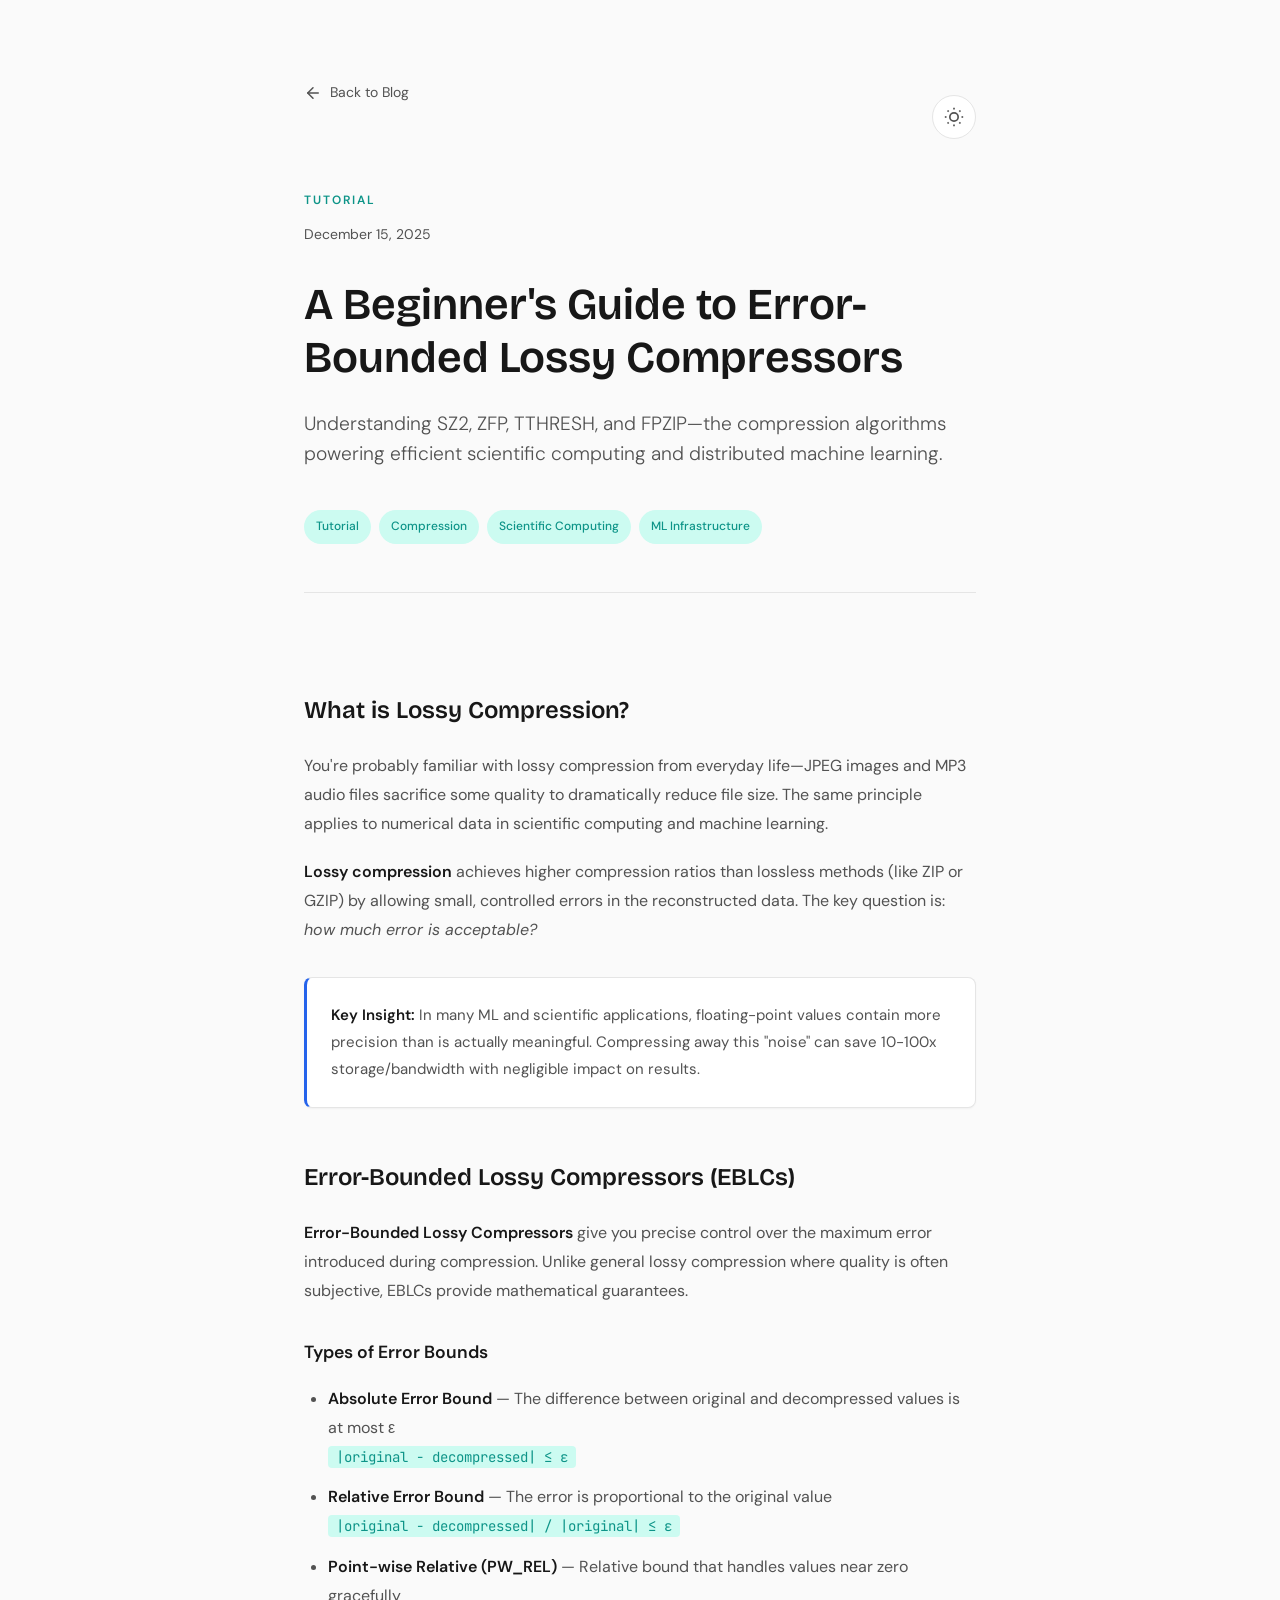
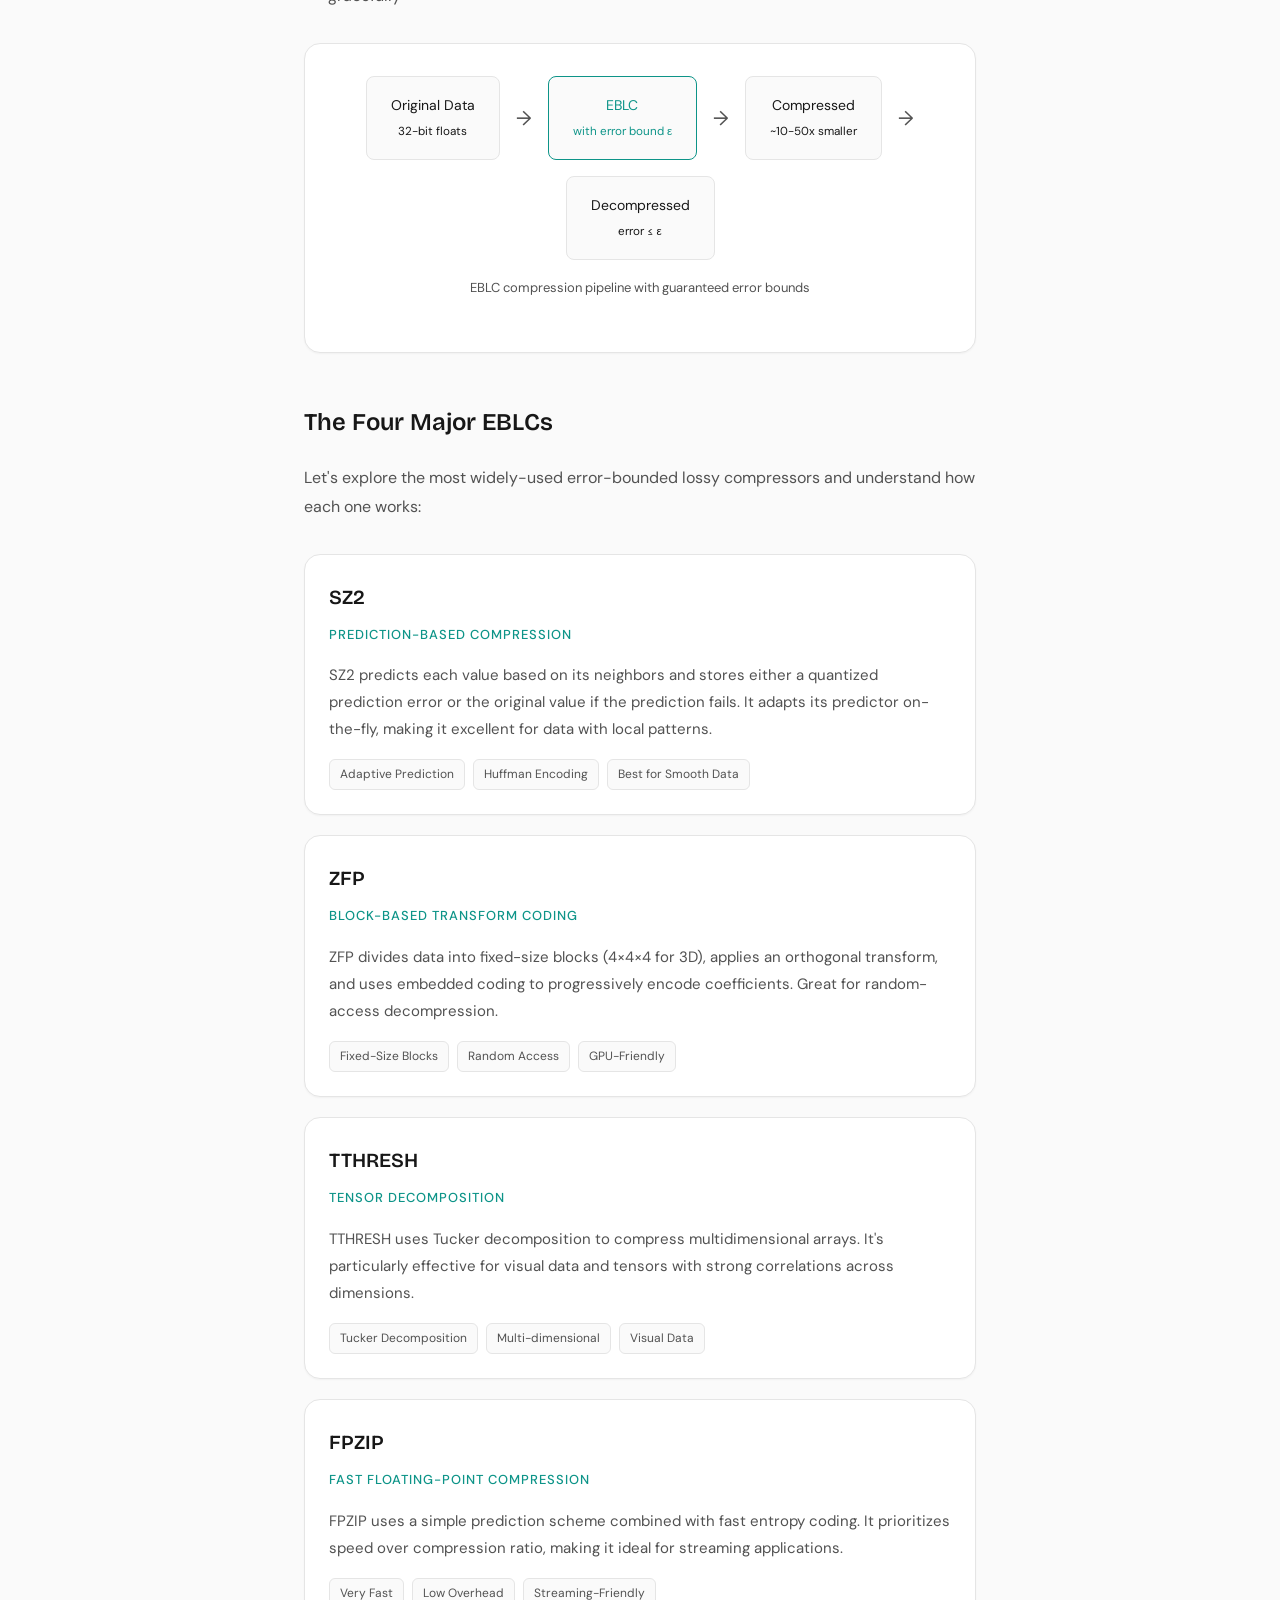
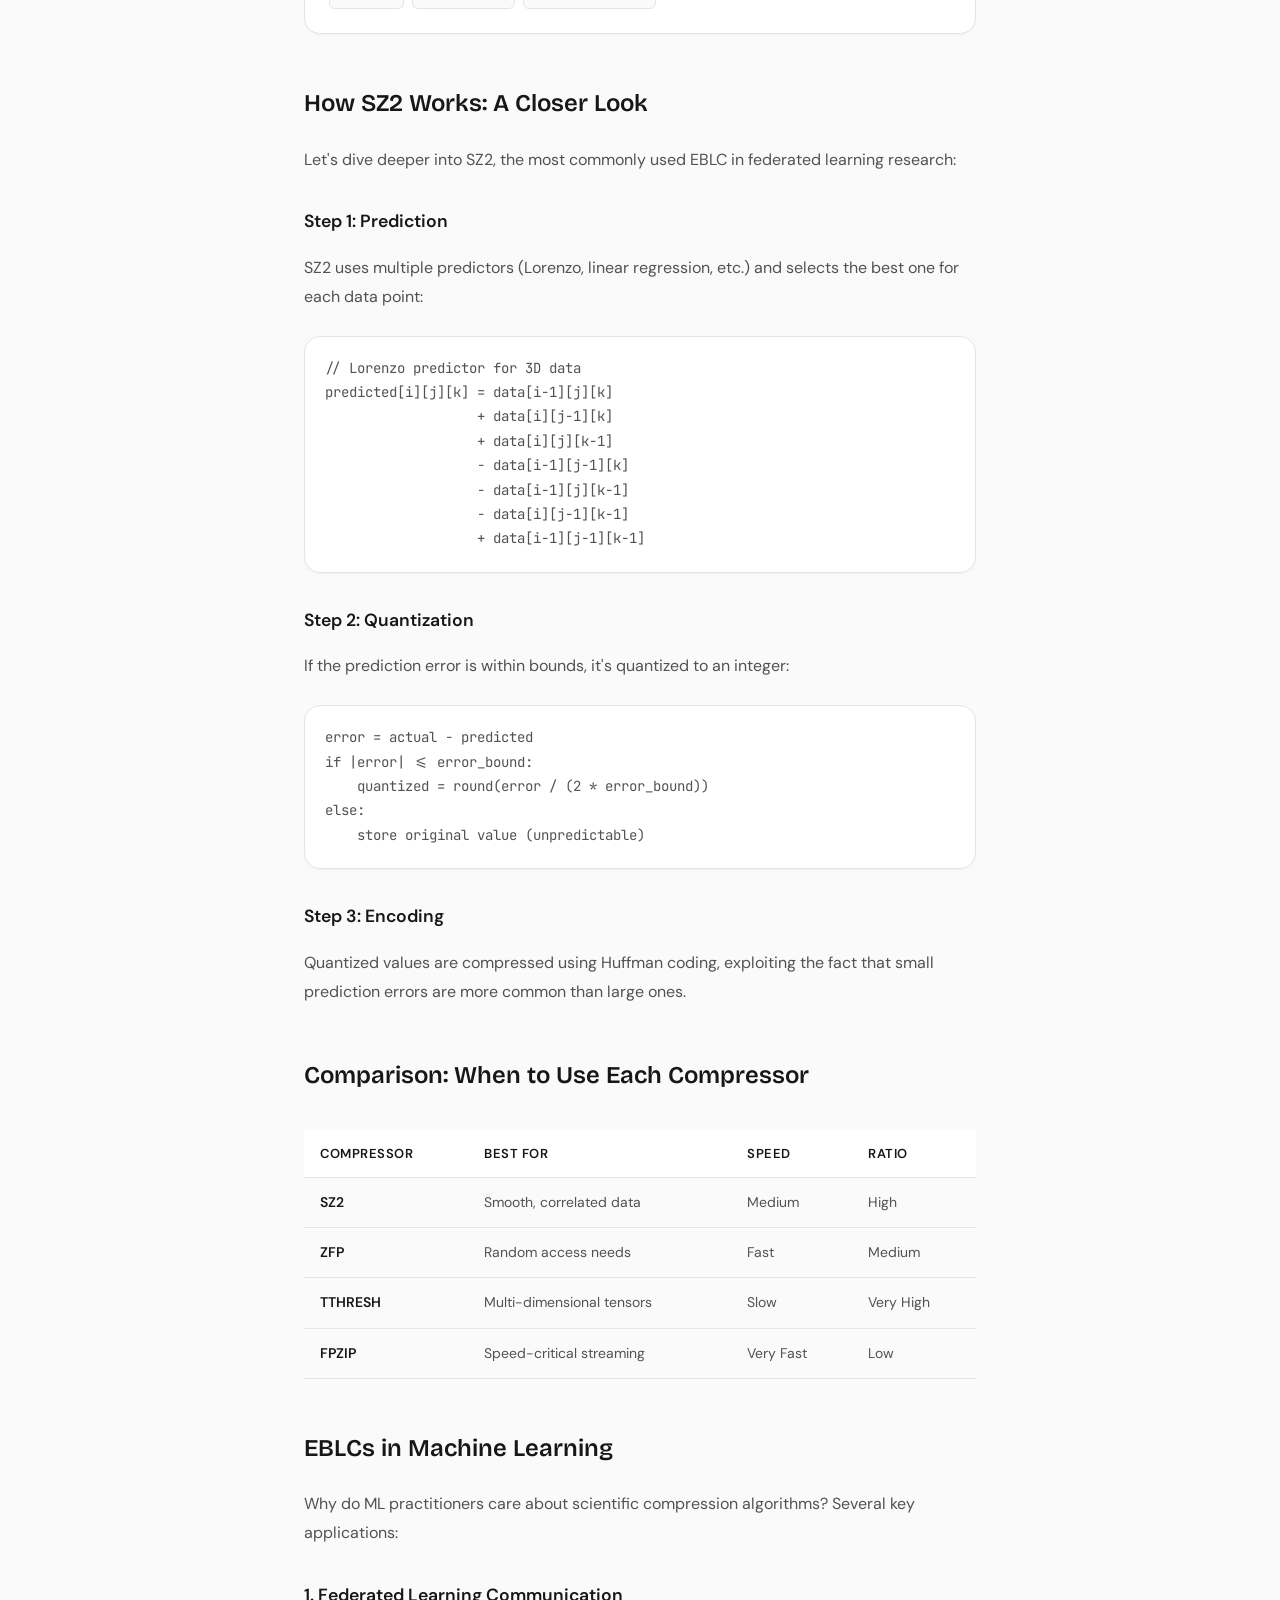
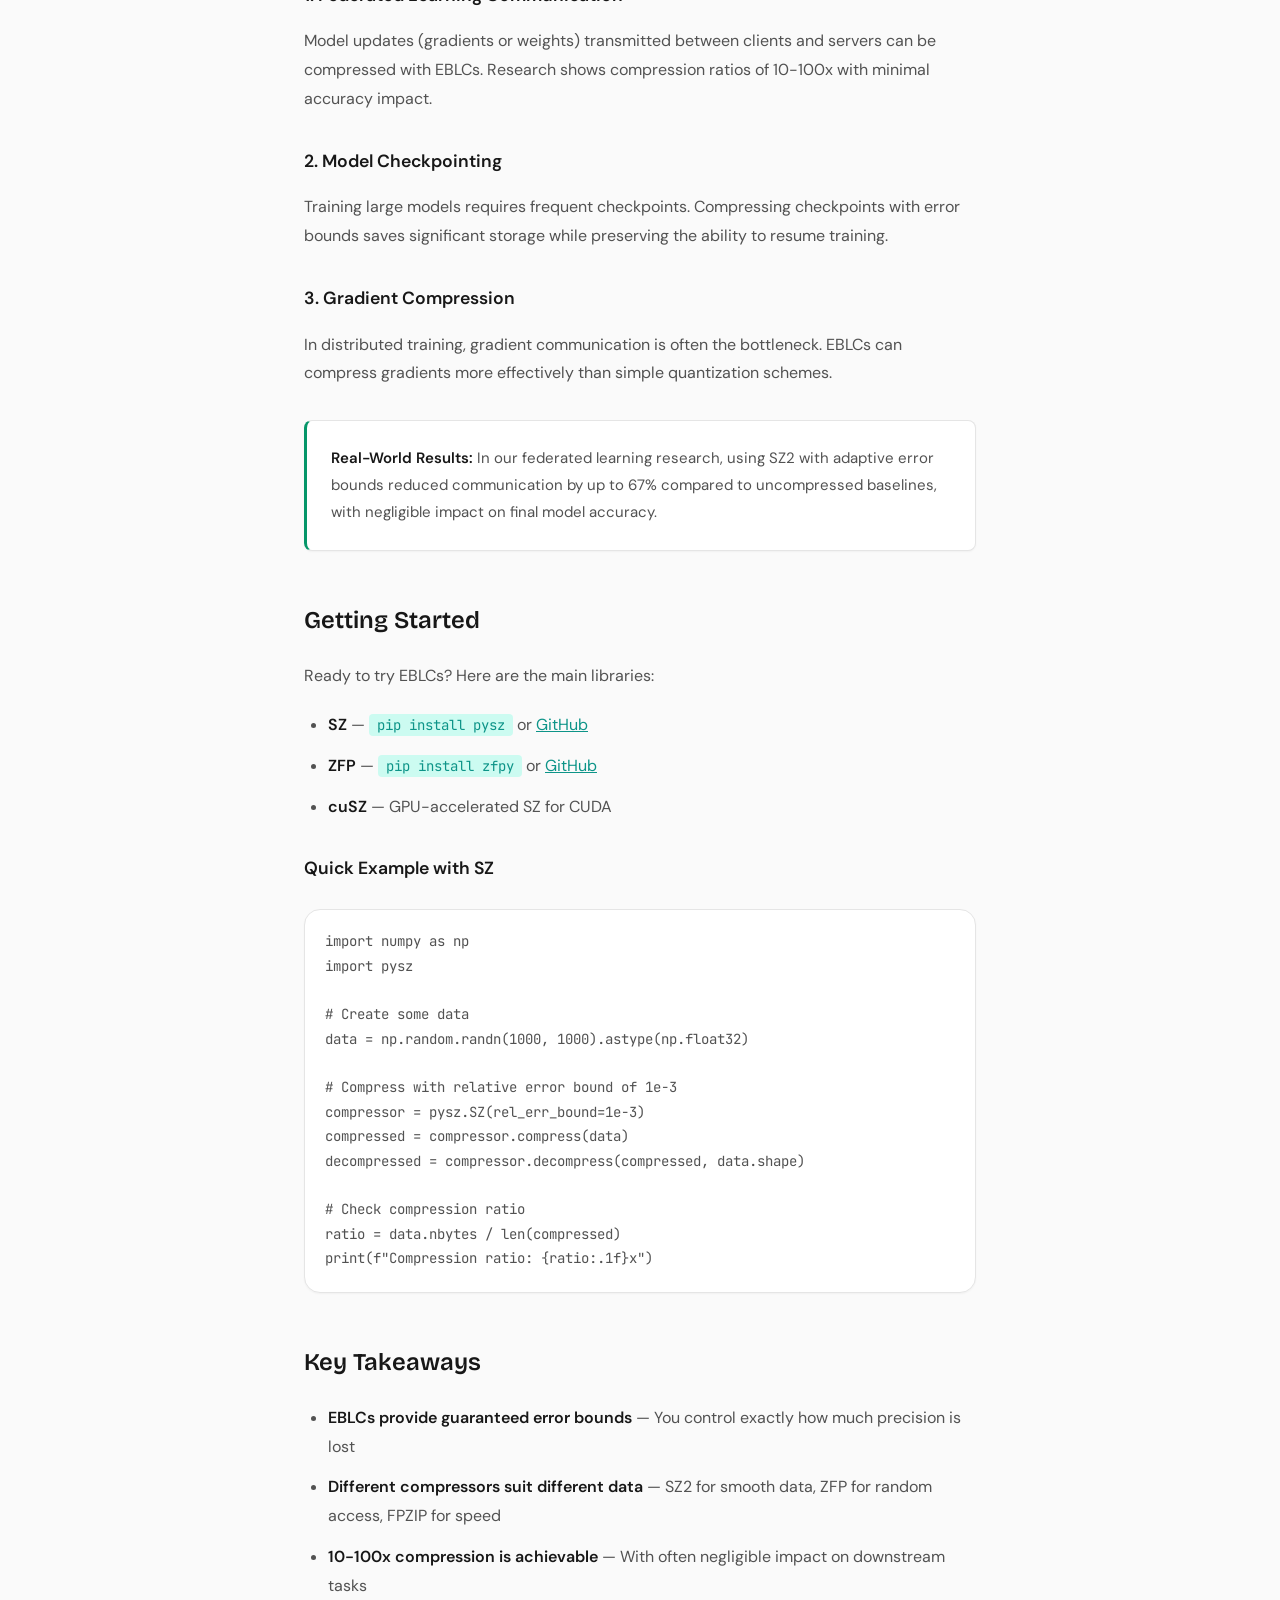
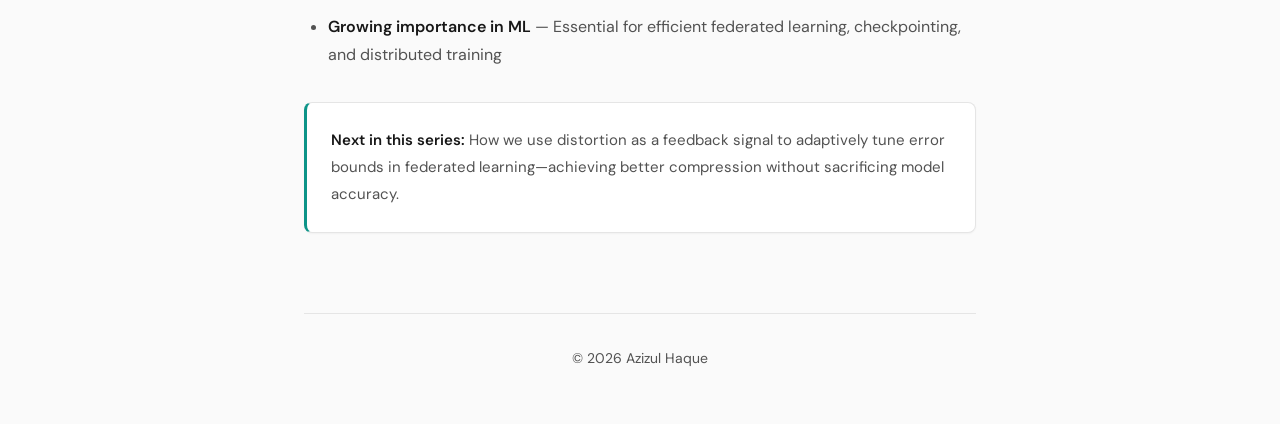
<file: blog/beginners-guide-eblc.html>
<!DOCTYPE html>
<html lang="en" data-theme="light">
<head>
    <meta charset="UTF-8">
    <meta name="viewport" content="width=device-width, initial-scale=1.0">
    <title>A Beginner's Guide to Error-Bounded Lossy Compressors | Azizul Haque</title>
    <meta name="description" content="Learn how error-bounded lossy compressors like SZ2, ZFP, TTHRESH, and FPZIP work—and why they matter for machine learning and scientific computing.">
    <link rel="preconnect" href="https://fonts.googleapis.com">
    <link rel="preconnect" href="https://fonts.gstatic.com" crossorigin>
    <link href="https://fonts.googleapis.com/css2?family=Bricolage+Grotesque:opsz,wght@12..96,400;12..96,500;12..96,600;12..96,700&family=DM+Sans:opsz,wght@9..40,300;9..40,400;9..40,500;9..40,600&family=JetBrains+Mono:wght@400;500&display=swap" rel="stylesheet">
    <style>
        :root {
            --bg: #fafafa;
            --bg-card: #ffffff;
            --text: #171717;
            --text-muted: #525252;
            --accent: #0d9488;
            --accent-light: #ccfbf1;
            --border: #e5e5e5;
            --shadow-sm: 0 1px 2px rgba(0,0,0,0.04);
            --shadow-md: 0 4px 12px rgba(0,0,0,0.06);
            --transition: 0.2s ease;
            --radius: 8px;
            --radius-lg: 16px;
            --green: #059669;
            --red: #dc2626;
            --blue: #2563eb;
        }

        [data-theme="dark"] {
            --bg: #0a0a0a;
            --bg-card: #171717;
            --text: #fafafa;
            --text-muted: #a3a3a3;
            --accent: #14b8a6;
            --accent-light: rgba(20, 184, 166, 0.15);
            --border: #262626;
            --shadow-sm: 0 1px 2px rgba(0,0,0,0.2);
            --shadow-md: 0 4px 12px rgba(0,0,0,0.3);
            --green: #10b981;
            --red: #ef4444;
            --blue: #3b82f6;
        }

        * {
            margin: 0;
            padding: 0;
            box-sizing: border-box;
        }

        body {
            font-family: 'DM Sans', -apple-system, BlinkMacSystemFont, sans-serif;
            background: var(--bg);
            color: var(--text);
            line-height: 1.8;
            font-weight: 400;
            min-height: 100vh;
        }

        .container {
            max-width: 720px;
            margin: 0 auto;
            padding: 80px 24px;
        }

        /* Header */
        .back-link {
            display: inline-flex;
            align-items: center;
            gap: 8px;
            color: var(--text-muted);
            text-decoration: none;
            font-size: 14px;
            margin-bottom: 48px;
            transition: all var(--transition);
        }

        .back-link:hover {
            color: var(--accent);
        }

        .back-link svg {
            width: 18px;
            height: 18px;
        }

        .header-nav {
            display: flex;
            justify-content: space-between;
            align-items: center;
            margin-bottom: 32px;
        }

        .theme-toggle {
            display: flex;
            align-items: center;
            justify-content: center;
            width: 44px;
            height: 44px;
            border-radius: 50%;
            border: 1px solid var(--border);
            background: var(--bg-card);
            color: var(--text-muted);
            cursor: pointer;
            transition: all var(--transition);
        }

        .theme-toggle:hover {
            color: var(--accent);
            border-color: var(--accent);
        }

        .theme-toggle svg { width: 20px; height: 20px; }
        .theme-toggle .sun-icon { display: block; }
        .theme-toggle .moon-icon { display: none; }
        [data-theme="dark"] .theme-toggle .sun-icon { display: none; }
        [data-theme="dark"] .theme-toggle .moon-icon { display: block; }

        .article-meta {
            margin-bottom: 32px;
        }

        .article-meta .category {
            font-size: 12px;
            color: var(--accent);
            text-transform: uppercase;
            letter-spacing: 2px;
            font-weight: 600;
        }

        .article-meta .date {
            font-size: 14px;
            color: var(--text-muted);
            margin-top: 8px;
        }

        h1 {
            font-family: 'Bricolage Grotesque', Georgia, serif;
            font-size: clamp(2rem, 6vw, 2.75rem);
            font-weight: 600;
            line-height: 1.2;
            margin-bottom: 24px;
            color: var(--text);
        }

        .subtitle {
            font-size: 1.2rem;
            color: var(--text-muted);
            font-weight: 300;
            margin-bottom: 40px;
            line-height: 1.6;
        }

        .tag-row {
            display: flex;
            flex-wrap: wrap;
            gap: 8px;
            margin-bottom: 48px;
        }

        .tag {
            font-size: 12px;
            padding: 6px 12px;
            background: var(--accent-light);
            border-radius: 100px;
            color: var(--accent);
            font-weight: 500;
        }

        /* Article Content */
        article {
            border-top: 1px solid var(--border);
            padding-top: 48px;
        }

        article h2 {
            font-family: 'Bricolage Grotesque', Georgia, serif;
            font-size: 1.5rem;
            font-weight: 600;
            margin-top: 48px;
            margin-bottom: 20px;
            color: var(--text);
        }

        article h3 {
            font-size: 1.1rem;
            font-weight: 600;
            margin-top: 32px;
            margin-bottom: 16px;
            color: var(--text);
        }

        article p {
            color: var(--text-muted);
            margin-bottom: 20px;
            font-size: 16px;
        }

        article strong {
            color: var(--text);
            font-weight: 600;
        }

        article ul, article ol {
            color: var(--text-muted);
            margin-bottom: 20px;
            padding-left: 24px;
        }

        article li {
            margin-bottom: 12px;
        }

        .highlight-box {
            background: var(--bg-card);
            border: 1px solid var(--border);
            border-left: 3px solid var(--accent);
            padding: 24px;
            border-radius: var(--radius);
            margin: 32px 0;
            box-shadow: var(--shadow-sm);
        }

        .highlight-box p {
            margin-bottom: 0;
            font-size: 15px;
        }

        .highlight-box.info {
            border-left-color: var(--blue);
        }

        .highlight-box.success {
            border-left-color: var(--green);
        }

        code {
            font-family: 'JetBrains Mono', monospace;
            background: var(--accent-light);
            padding: 2px 8px;
            border-radius: 4px;
            font-size: 14px;
            color: var(--accent);
        }

        pre {
            background: var(--bg-card);
            border: 1px solid var(--border);
            border-radius: var(--radius-lg);
            padding: 20px;
            overflow-x: auto;
            margin: 24px 0;
            box-shadow: var(--shadow-sm);
        }

        pre code {
            background: none;
            padding: 0;
            font-size: 14px;
            line-height: 1.6;
            color: var(--text-muted);
        }

        /* Compressor Cards */
        .compressor-grid {
            display: grid;
            gap: 20px;
            margin: 32px 0;
        }

        .compressor-card {
            background: var(--bg-card);
            border: 1px solid var(--border);
            border-radius: var(--radius-lg);
            padding: 24px;
            transition: all var(--transition);
            box-shadow: var(--shadow-sm);
        }

        .compressor-card:hover {
            border-color: var(--accent);
            box-shadow: var(--shadow-md);
        }

        .compressor-card h4 {
            font-family: 'Bricolage Grotesque', Georgia, serif;
            font-size: 1.25rem;
            color: var(--text);
            margin-bottom: 8px;
            font-weight: 600;
        }

        .compressor-card .card-subtitle {
            font-size: 13px;
            color: var(--accent);
            margin-bottom: 16px;
            text-transform: uppercase;
            letter-spacing: 1px;
            font-weight: 500;
        }

        .compressor-card p {
            font-size: 15px;
            margin-bottom: 16px;
        }

        .compressor-card .features {
            display: flex;
            flex-wrap: wrap;
            gap: 8px;
        }

        .compressor-card .feature {
            font-size: 12px;
            padding: 4px 10px;
            background: var(--bg);
            border: 1px solid var(--border);
            border-radius: 6px;
            color: var(--text-muted);
        }

        /* Comparison Table */
        .comparison-table {
            width: 100%;
            border-collapse: collapse;
            margin: 32px 0;
            font-size: 14px;
        }

        .comparison-table th,
        .comparison-table td {
            padding: 12px 16px;
            text-align: left;
            border-bottom: 1px solid var(--border);
        }

        .comparison-table th {
            background: var(--bg-card);
            color: var(--text);
            font-weight: 600;
            font-size: 13px;
            text-transform: uppercase;
            letter-spacing: 0.5px;
        }

        .comparison-table td {
            color: var(--text-muted);
        }

        .comparison-table tr:hover td {
            background: var(--bg-card);
        }

        /* Diagram */
        .diagram {
            background: var(--bg-card);
            border: 1px solid var(--border);
            border-radius: var(--radius-lg);
            padding: 32px;
            margin: 32px 0;
            text-align: center;
            box-shadow: var(--shadow-sm);
        }

        .diagram-flow {
            display: flex;
            align-items: center;
            justify-content: center;
            gap: 16px;
            flex-wrap: wrap;
        }

        .diagram-box {
            padding: 16px 24px;
            background: var(--bg);
            border: 1px solid var(--border);
            border-radius: var(--radius);
            font-size: 14px;
            color: var(--text);
        }

        .diagram-box.highlight {
            border-color: var(--accent);
            color: var(--accent);
        }

        .diagram-arrow {
            color: var(--text-muted);
            font-size: 20px;
        }

        .diagram-caption {
            margin-top: 16px;
            font-size: 13px;
            color: var(--text-muted);
        }

        /* Footer */
        footer {
            margin-top: 80px;
            padding-top: 32px;
            border-top: 1px solid var(--border);
            text-align: center;
        }

        footer p {
            font-size: 14px;
            color: var(--text-muted);
        }

        /* Responsive */
        @media (max-width: 600px) {
            .container {
                padding: 48px 20px;
            }

            .diagram-flow {
                flex-direction: column;
            }

            .diagram-arrow {
                transform: rotate(90deg);
            }

            .comparison-table {
                font-size: 12px;
            }

            .comparison-table th,
            .comparison-table td {
                padding: 8px 12px;
            }
        }
    </style>
</head>
<body>
    <div class="container">
        <div class="header-nav">
            <a href="../blog.html" class="back-link">
                <svg xmlns="http://www.w3.org/2000/svg" viewBox="0 0 24 24" fill="none" stroke="currentColor" stroke-width="2" stroke-linecap="round" stroke-linejoin="round"><path d="M19 12H5"></path><path d="M12 19l-7-7 7-7"></path></svg>
                Back to Blog
            </a>
            <button class="theme-toggle" id="theme-toggle" aria-label="Toggle dark/light mode">
                <svg class="moon-icon" xmlns="http://www.w3.org/2000/svg" viewBox="0 0 24 24" fill="currentColor"><path d="M21 12.79A9 9 0 1 1 11.21 3 7 7 0 0 0 21 12.79z"/></svg>
                <svg class="sun-icon" xmlns="http://www.w3.org/2000/svg" viewBox="0 0 24 24" fill="none" stroke="currentColor" stroke-width="2"><circle cx="12" cy="12" r="5"/><line x1="12" y1="1" x2="12" y2="3"/><line x1="12" y1="21" x2="12" y2="23"/><line x1="4.22" y1="4.22" x2="5.64" y2="5.64"/><line x1="18.36" y1="18.36" x2="19.78" y2="19.78"/><line x1="1" y1="12" x2="3" y2="12"/><line x1="21" y1="12" x2="23" y2="12"/><line x1="4.22" y1="19.78" x2="5.64" y2="18.36"/><line x1="18.36" y1="5.64" x2="19.78" y2="4.22"/></svg>
            </button>
        </div>

        <div class="article-meta">
            <span class="category">Tutorial</span>
            <p class="date">December 15, 2025</p>
        </div>

        <h1>A Beginner's Guide to Error-Bounded Lossy Compressors</h1>
        
        <p class="subtitle">Understanding SZ2, ZFP, TTHRESH, and FPZIP—the compression algorithms powering efficient scientific computing and distributed machine learning.</p>

        <div class="tag-row">
            <span class="tag">Tutorial</span>
            <span class="tag">Compression</span>
            <span class="tag">Scientific Computing</span>
            <span class="tag">ML Infrastructure</span>
        </div>

        <article>
            <h2>What is Lossy Compression?</h2>
            
            <p>You're probably familiar with lossy compression from everyday life—JPEG images and MP3 audio files sacrifice some quality to dramatically reduce file size. The same principle applies to numerical data in scientific computing and machine learning.</p>

            <p><strong>Lossy compression</strong> achieves higher compression ratios than lossless methods (like ZIP or GZIP) by allowing small, controlled errors in the reconstructed data. The key question is: <em>how much error is acceptable?</em></p>

            <div class="highlight-box info">
                <p><strong>Key Insight:</strong> In many ML and scientific applications, floating-point values contain more precision than is actually meaningful. Compressing away this "noise" can save 10-100x storage/bandwidth with negligible impact on results.</p>
            </div>

            <h2>Error-Bounded Lossy Compressors (EBLCs)</h2>

            <p><strong>Error-Bounded Lossy Compressors</strong> give you precise control over the maximum error introduced during compression. Unlike general lossy compression where quality is often subjective, EBLCs provide mathematical guarantees.</p>

            <h3>Types of Error Bounds</h3>

            <ul>
                <li><strong>Absolute Error Bound</strong> — The difference between original and decompressed values is at most ε<br>
                <code>|original - decompressed| ≤ ε</code></li>
                
                <li><strong>Relative Error Bound</strong> — The error is proportional to the original value<br>
                <code>|original - decompressed| / |original| ≤ ε</code></li>
                
                <li><strong>Point-wise Relative (PW_REL)</strong> — Relative bound that handles values near zero gracefully</li>
            </ul>

            <div class="diagram">
                <div class="diagram-flow">
                    <div class="diagram-box">Original Data<br><small>32-bit floats</small></div>
                    <span class="diagram-arrow">→</span>
                    <div class="diagram-box highlight">EBLC<br><small>with error bound ε</small></div>
                    <span class="diagram-arrow">→</span>
                    <div class="diagram-box">Compressed<br><small>~10-50x smaller</small></div>
                    <span class="diagram-arrow">→</span>
                    <div class="diagram-box">Decompressed<br><small>error ≤ ε</small></div>
                </div>
                <p class="diagram-caption">EBLC compression pipeline with guaranteed error bounds</p>
            </div>

            <h2>The Four Major EBLCs</h2>

            <p>Let's explore the most widely-used error-bounded lossy compressors and understand how each one works:</p>

            <div class="compressor-grid">
                <div class="compressor-card">
                    <h4>SZ2</h4>
                    <p class="card-subtitle">Prediction-Based Compression</p>
                    <p>SZ2 predicts each value based on its neighbors and stores either a quantized prediction error or the original value if the prediction fails. It adapts its predictor on-the-fly, making it excellent for data with local patterns.</p>
                    <div class="features">
                        <span class="feature">Adaptive Prediction</span>
                        <span class="feature">Huffman Encoding</span>
                        <span class="feature">Best for Smooth Data</span>
                    </div>
                </div>

                <div class="compressor-card">
                    <h4>ZFP</h4>
                    <p class="card-subtitle">Block-Based Transform Coding</p>
                    <p>ZFP divides data into fixed-size blocks (4×4×4 for 3D), applies an orthogonal transform, and uses embedded coding to progressively encode coefficients. Great for random-access decompression.</p>
                    <div class="features">
                        <span class="feature">Fixed-Size Blocks</span>
                        <span class="feature">Random Access</span>
                        <span class="feature">GPU-Friendly</span>
                    </div>
                </div>

                <div class="compressor-card">
                    <h4>TTHRESH</h4>
                    <p class="card-subtitle">Tensor Decomposition</p>
                    <p>TTHRESH uses Tucker decomposition to compress multidimensional arrays. It's particularly effective for visual data and tensors with strong correlations across dimensions.</p>
                    <div class="features">
                        <span class="feature">Tucker Decomposition</span>
                        <span class="feature">Multi-dimensional</span>
                        <span class="feature">Visual Data</span>
                    </div>
                </div>

                <div class="compressor-card">
                    <h4>FPZIP</h4>
                    <p class="card-subtitle">Fast Floating-Point Compression</p>
                    <p>FPZIP uses a simple prediction scheme combined with fast entropy coding. It prioritizes speed over compression ratio, making it ideal for streaming applications.</p>
                    <div class="features">
                        <span class="feature">Very Fast</span>
                        <span class="feature">Low Overhead</span>
                        <span class="feature">Streaming-Friendly</span>
                    </div>
                </div>
            </div>

            <h2>How SZ2 Works: A Closer Look</h2>

            <p>Let's dive deeper into SZ2, the most commonly used EBLC in federated learning research:</p>

            <h3>Step 1: Prediction</h3>
            <p>SZ2 uses multiple predictors (Lorenzo, linear regression, etc.) and selects the best one for each data point:</p>

            <pre><code>// Lorenzo predictor for 3D data
predicted[i][j][k] = data[i-1][j][k] 
                   + data[i][j-1][k] 
                   + data[i][j][k-1] 
                   - data[i-1][j-1][k] 
                   - data[i-1][j][k-1] 
                   - data[i][j-1][k-1] 
                   + data[i-1][j-1][k-1]</code></pre>

            <h3>Step 2: Quantization</h3>
            <p>If the prediction error is within bounds, it's quantized to an integer:</p>

            <pre><code>error = actual - predicted
if |error| <= error_bound:
    quantized = round(error / (2 * error_bound))
else:
    store original value (unpredictable)</code></pre>

            <h3>Step 3: Encoding</h3>
            <p>Quantized values are compressed using Huffman coding, exploiting the fact that small prediction errors are more common than large ones.</p>

            <h2>Comparison: When to Use Each Compressor</h2>

            <table class="comparison-table">
                <thead>
                    <tr>
                        <th>Compressor</th>
                        <th>Best For</th>
                        <th>Speed</th>
                        <th>Ratio</th>
                    </tr>
                </thead>
                <tbody>
                    <tr>
                        <td><strong>SZ2</strong></td>
                        <td>Smooth, correlated data</td>
                        <td>Medium</td>
                        <td>High</td>
                    </tr>
                    <tr>
                        <td><strong>ZFP</strong></td>
                        <td>Random access needs</td>
                        <td>Fast</td>
                        <td>Medium</td>
                    </tr>
                    <tr>
                        <td><strong>TTHRESH</strong></td>
                        <td>Multi-dimensional tensors</td>
                        <td>Slow</td>
                        <td>Very High</td>
                    </tr>
                    <tr>
                        <td><strong>FPZIP</strong></td>
                        <td>Speed-critical streaming</td>
                        <td>Very Fast</td>
                        <td>Low</td>
                    </tr>
                </tbody>
            </table>

            <h2>EBLCs in Machine Learning</h2>

            <p>Why do ML practitioners care about scientific compression algorithms? Several key applications:</p>

            <h3>1. Federated Learning Communication</h3>
            <p>Model updates (gradients or weights) transmitted between clients and servers can be compressed with EBLCs. Research shows compression ratios of 10-100x with minimal accuracy impact.</p>

            <h3>2. Model Checkpointing</h3>
            <p>Training large models requires frequent checkpoints. Compressing checkpoints with error bounds saves significant storage while preserving the ability to resume training.</p>

            <h3>3. Gradient Compression</h3>
            <p>In distributed training, gradient communication is often the bottleneck. EBLCs can compress gradients more effectively than simple quantization schemes.</p>

            <div class="highlight-box success">
                <p><strong>Real-World Results:</strong> In our federated learning research, using SZ2 with adaptive error bounds reduced communication by up to 67% compared to uncompressed baselines, with negligible impact on final model accuracy.</p>
            </div>

            <h2>Getting Started</h2>

            <p>Ready to try EBLCs? Here are the main libraries:</p>

            <ul>
                <li><strong>SZ</strong> — <code>pip install pysz</code> or <a href="https://github.com/szcompressor/SZ" style="color: var(--accent);">GitHub</a></li>
                <li><strong>ZFP</strong> — <code>pip install zfpy</code> or <a href="https://github.com/LLNL/zfp" style="color: var(--accent);">GitHub</a></li>
                <li><strong>cuSZ</strong> — GPU-accelerated SZ for CUDA</li>
            </ul>

            <h3>Quick Example with SZ</h3>

            <pre><code>import numpy as np
import pysz

# Create some data
data = np.random.randn(1000, 1000).astype(np.float32)

# Compress with relative error bound of 1e-3
compressor = pysz.SZ(rel_err_bound=1e-3)
compressed = compressor.compress(data)
decompressed = compressor.decompress(compressed, data.shape)

# Check compression ratio
ratio = data.nbytes / len(compressed)
print(f"Compression ratio: {ratio:.1f}x")</code></pre>

            <h2>Key Takeaways</h2>

            <ul>
                <li><strong>EBLCs provide guaranteed error bounds</strong> — You control exactly how much precision is lost</li>
                <li><strong>Different compressors suit different data</strong> — SZ2 for smooth data, ZFP for random access, FPZIP for speed</li>
                <li><strong>10-100x compression is achievable</strong> — With often negligible impact on downstream tasks</li>
                <li><strong>Growing importance in ML</strong> — Essential for efficient federated learning, checkpointing, and distributed training</li>
            </ul>

            <div class="highlight-box">
                <p><strong>Next in this series:</strong> How we use distortion as a feedback signal to adaptively tune error bounds in federated learning—achieving better compression without sacrificing model accuracy.</p>
            </div>
        </article>

        <footer>
            <p>© <span id="year"></span> Azizul Haque</p>
        </footer>
    </div>

    <script>
        document.getElementById('year').textContent = new Date().getFullYear();

        // Theme Toggle
        const themeToggle = document.getElementById('theme-toggle');
        const htmlElement = document.documentElement;
        const savedTheme = localStorage.getItem('theme') || 'light';
        if (savedTheme === 'dark') htmlElement.setAttribute('data-theme', 'dark');
        themeToggle.addEventListener('click', () => {
            const currentTheme = htmlElement.getAttribute('data-theme');
            const newTheme = currentTheme === 'dark' ? 'light' : 'dark';
            htmlElement.setAttribute('data-theme', newTheme);
            localStorage.setItem('theme', newTheme);
        });
    </script>
</body>
</html>
</file>
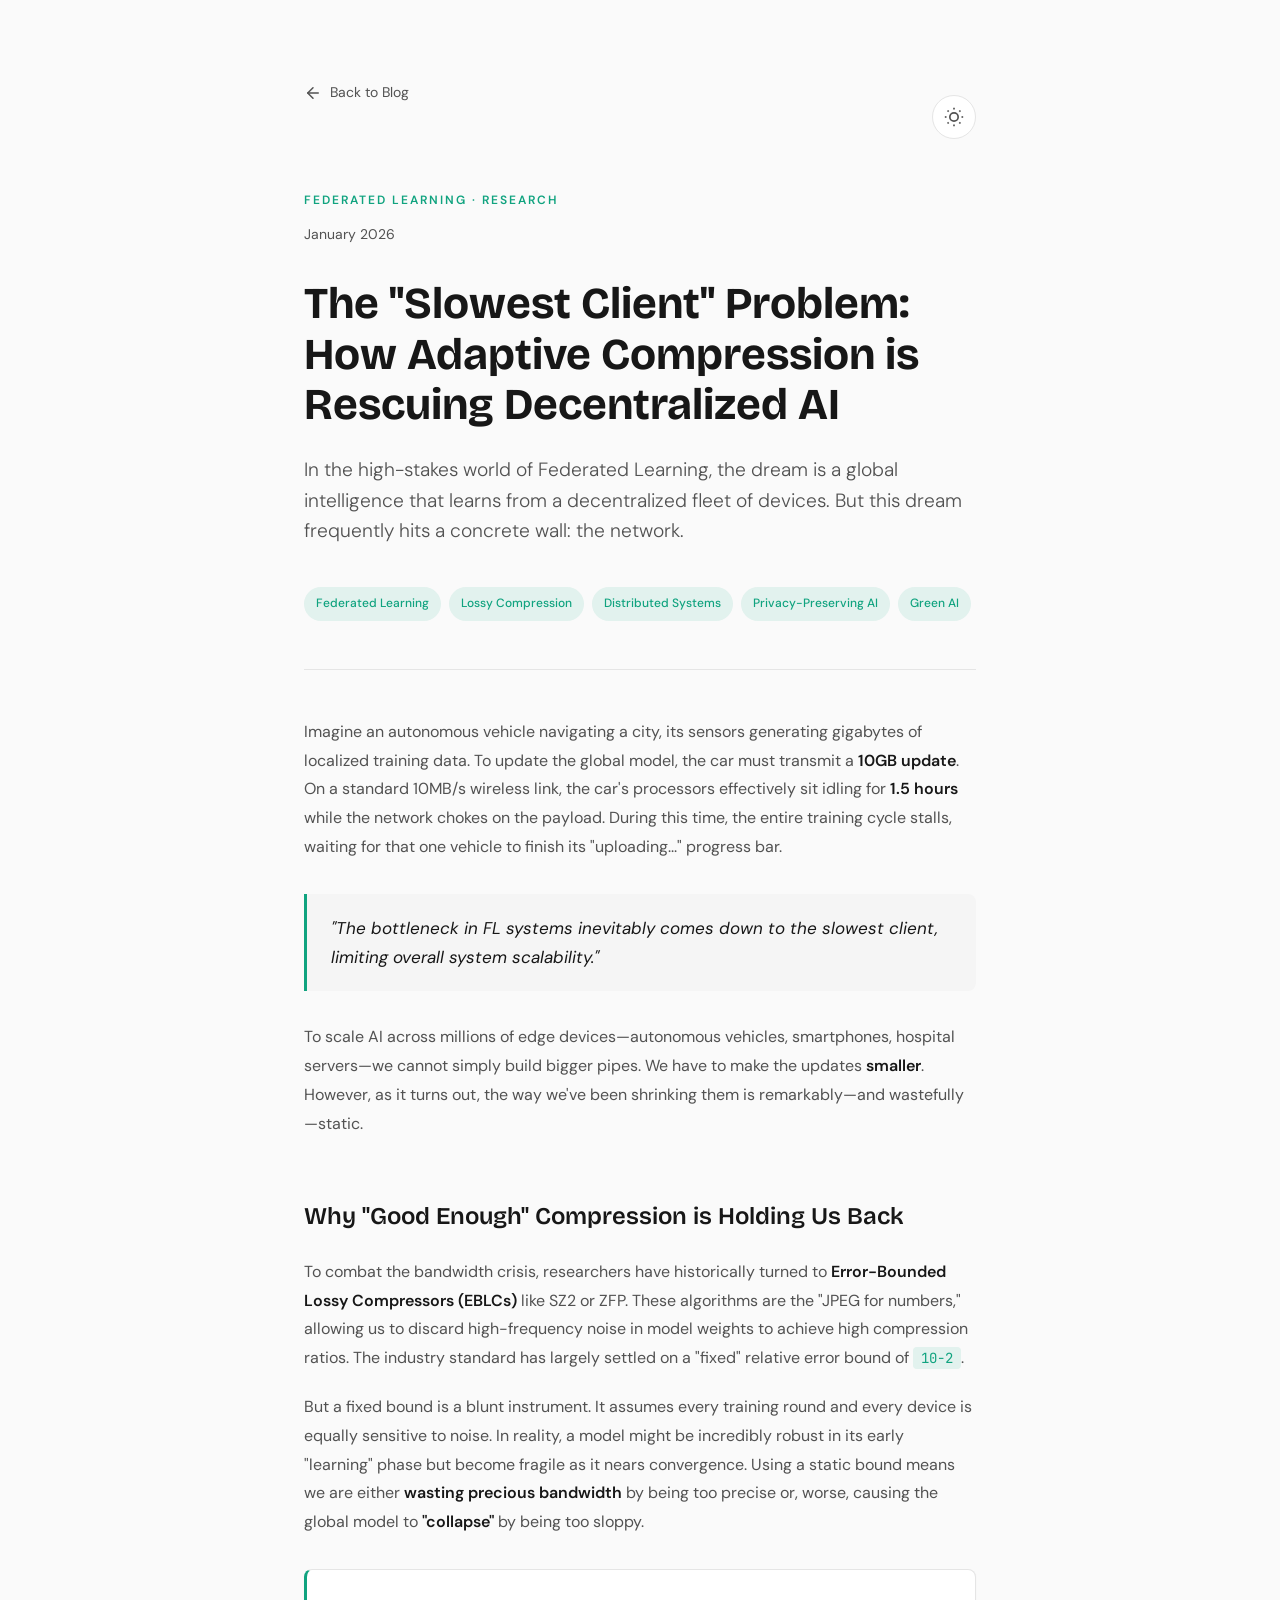
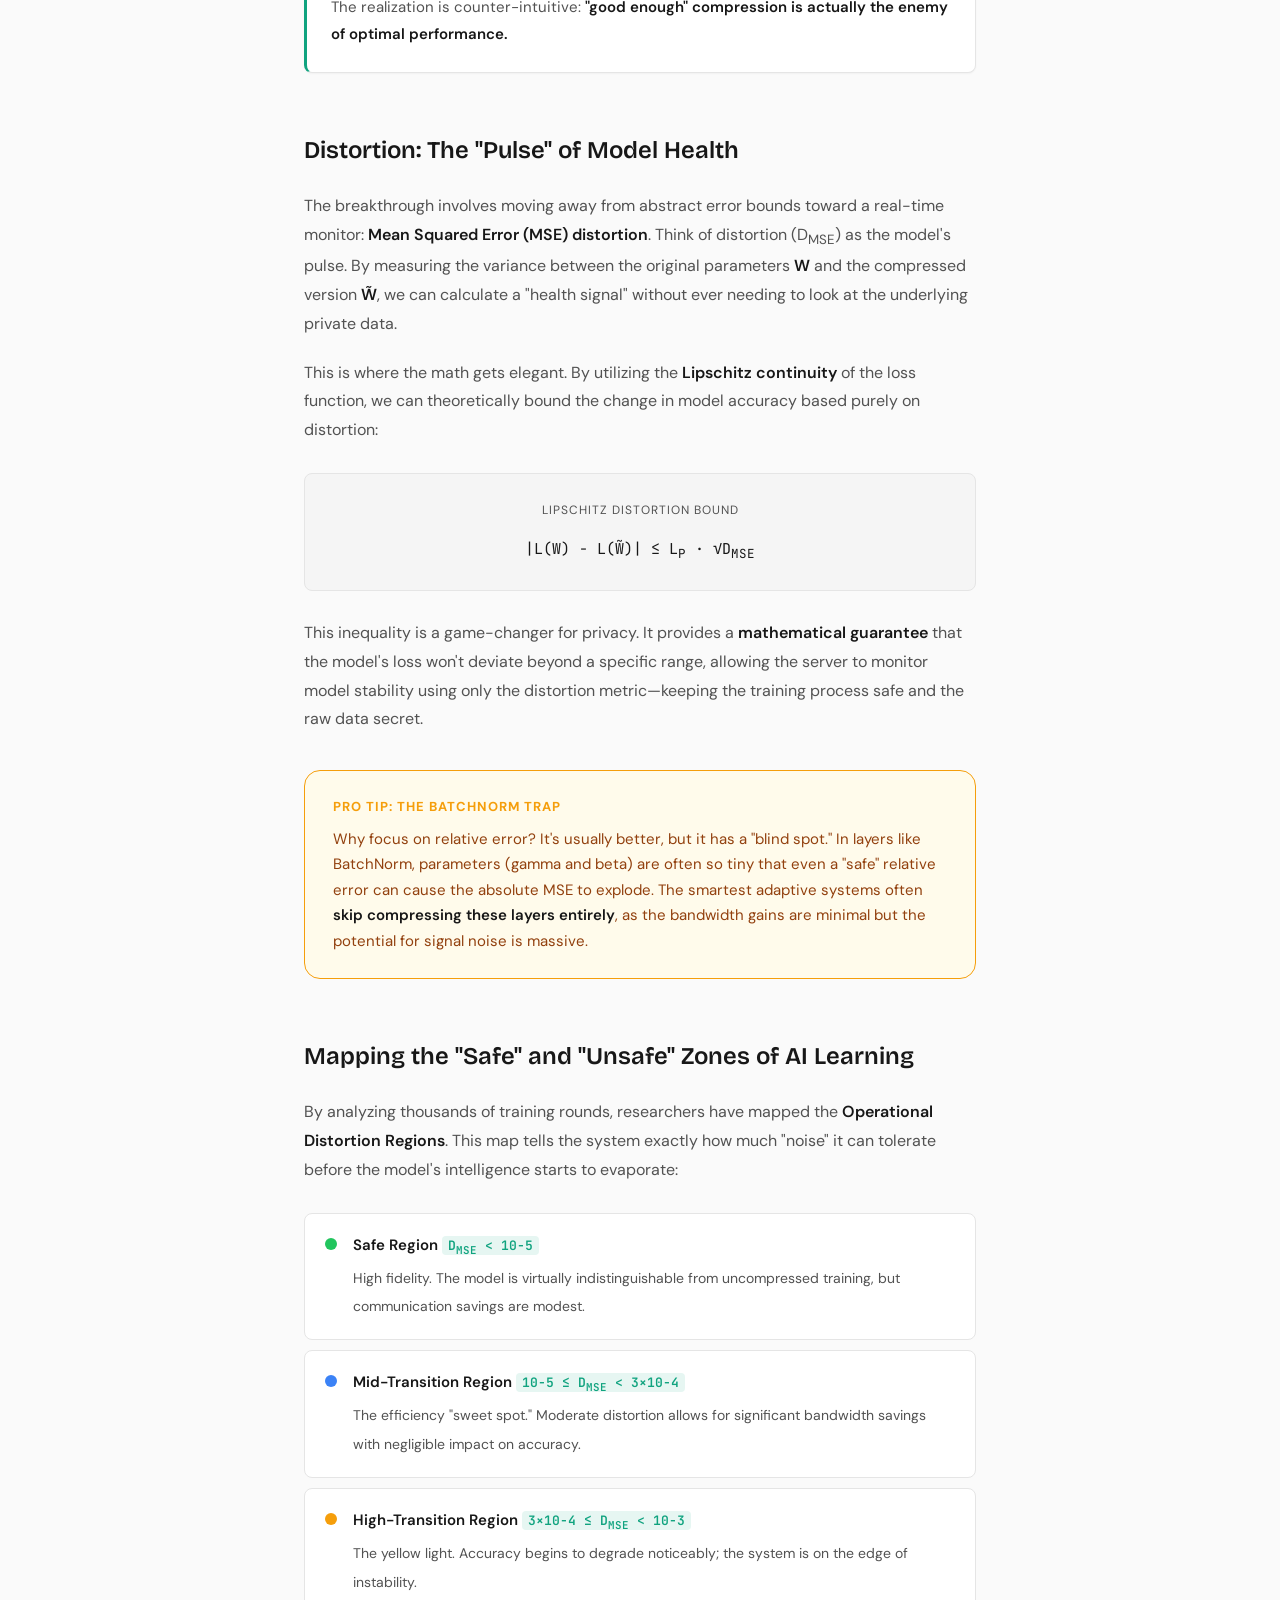
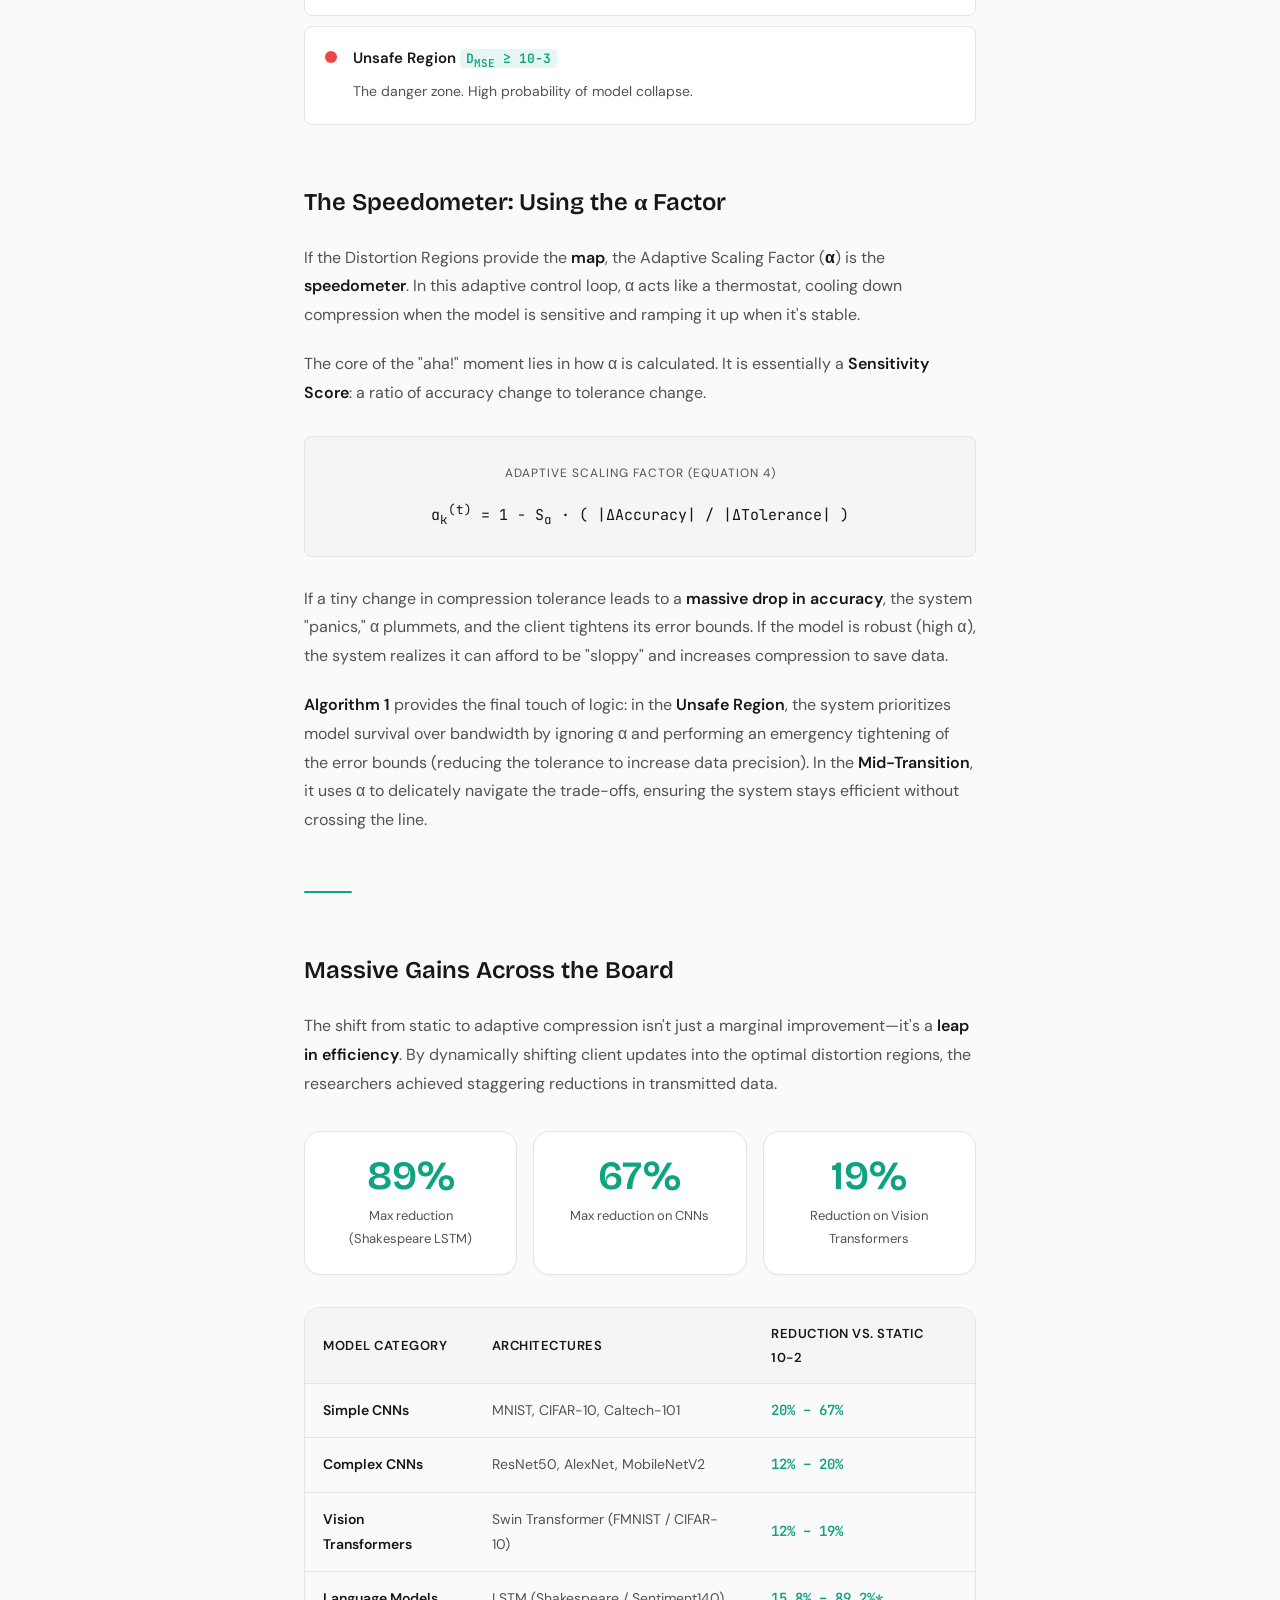
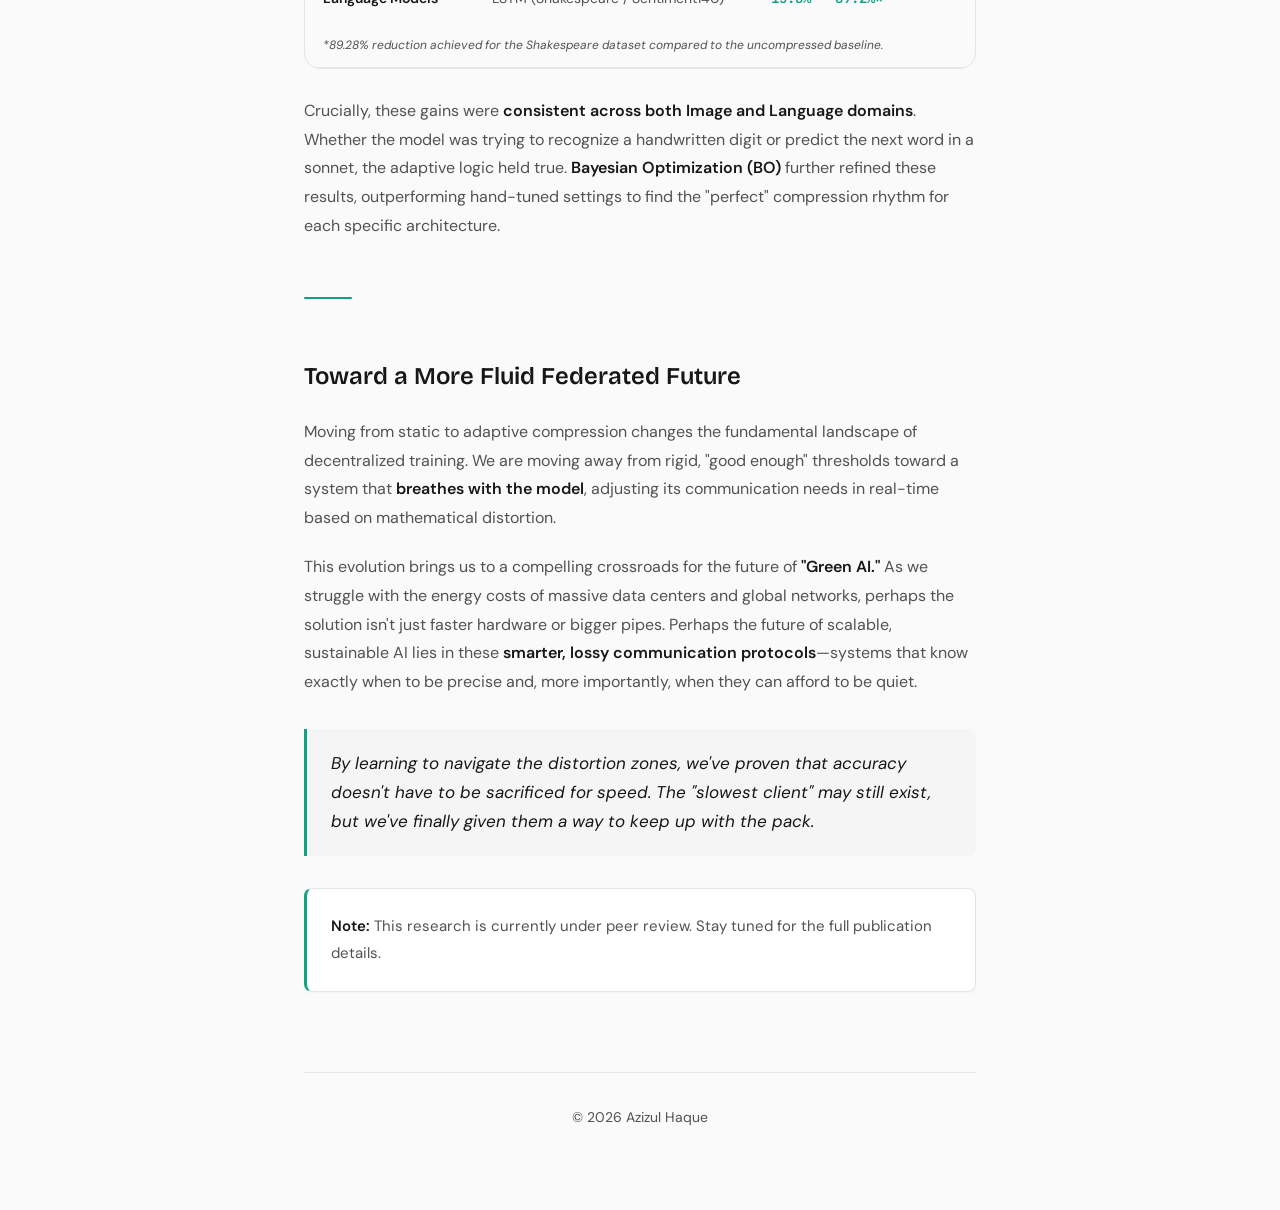
<file: blog/fl-communication-problem.html>
<!DOCTYPE html>
<html lang="en" data-theme="light">
<head>
    <meta charset="UTF-8">
    <meta name="viewport" content="width=device-width, initial-scale=1.0">
    <title>The "Slowest Client" Problem: Adaptive Compression for Decentralized AI | Azizul Haque</title>
    <meta name="description" content="How adaptive lossy compression is rescuing Federated Learning from the communication bottleneck — reducing data transmission by up to 89% while preserving model accuracy.">
    <link rel="preconnect" href="https://fonts.googleapis.com">
    <link rel="preconnect" href="https://fonts.gstatic.com" crossorigin>
    <link href="https://fonts.googleapis.com/css2?family=Bricolage+Grotesque:opsz,wght@12..96,400;12..96,500;12..96,600;12..96,700&family=DM+Sans:opsz,wght@9..40,300;9..40,400;9..40,500;9..40,600&family=JetBrains+Mono:wght@400;500&display=swap" rel="stylesheet">
    <style>
        :root {
            --bg: #fafafa;
            --bg-card: #ffffff;
            --bg-tertiary: #f5f5f5;
            --text: #171717;
            --text-muted: #525252;
            --accent: #10a37f;
            --accent-hover: #0d8a6a;
            --accent-light: rgba(16, 163, 127, 0.1);
            --border: #e5e5e5;
            --shadow-sm: 0 1px 2px rgba(0,0,0,0.04);
            --shadow-md: 0 4px 12px rgba(0,0,0,0.06);
            --transition: 0.2s ease;
            --radius: 8px;
            --radius-lg: 16px;
            --warning-bg: #fffbeb;
            --warning-border: #f59e0b;
            --warning-text: #92400e;
        }

        [data-theme="dark"] {
            --bg: #0a0a0a;
            --bg-card: #171717;
            --bg-tertiary: #1a1a1a;
            --text: #fafafa;
            --text-muted: #a3a3a3;
            --accent: #10a37f;
            --accent-hover: #1db990;
            --accent-light: rgba(16, 163, 127, 0.15);
            --border: #262626;
            --shadow-sm: 0 1px 2px rgba(0,0,0,0.2);
            --shadow-md: 0 4px 12px rgba(0,0,0,0.3);
            --warning-bg: rgba(245, 158, 11, 0.1);
            --warning-border: #f59e0b;
            --warning-text: #fbbf24;
        }

        * { margin: 0; padding: 0; box-sizing: border-box; }

        body {
            font-family: 'DM Sans', -apple-system, BlinkMacSystemFont, sans-serif;
            background: var(--bg);
            color: var(--text);
            line-height: 1.8;
            font-weight: 400;
            min-height: 100vh;
        }

        .container {
            max-width: 720px;
            margin: 0 auto;
            padding: 80px 24px;
        }

        /* Header */
        .back-link {
            display: inline-flex;
            align-items: center;
            gap: 8px;
            color: var(--text-muted);
            text-decoration: none;
            font-size: 14px;
            margin-bottom: 48px;
            transition: all var(--transition);
        }
        .back-link:hover { color: var(--accent); }
        .back-link svg { width: 18px; height: 18px; }

        .header-nav {
            display: flex;
            justify-content: space-between;
            align-items: center;
            margin-bottom: 32px;
        }

        .theme-toggle {
            display: flex;
            align-items: center;
            justify-content: center;
            width: 44px;
            height: 44px;
            border-radius: 50%;
            border: 1px solid var(--border);
            background: var(--bg-card);
            color: var(--text-muted);
            cursor: pointer;
            transition: all var(--transition);
        }
        .theme-toggle:hover { color: var(--accent); border-color: var(--accent); }
        .theme-toggle svg { width: 20px; height: 20px; }
        .theme-toggle .sun-icon { display: block; }
        .theme-toggle .moon-icon { display: none; }
        [data-theme="dark"] .theme-toggle .sun-icon { display: none; }
        [data-theme="dark"] .theme-toggle .moon-icon { display: block; }

        .article-meta { margin-bottom: 32px; }
        .article-meta .category {
            font-size: 12px;
            color: var(--accent);
            text-transform: uppercase;
            letter-spacing: 2px;
            font-weight: 600;
        }
        .article-meta .date {
            font-size: 14px;
            color: var(--text-muted);
            margin-top: 8px;
        }

        h1 {
            font-family: 'Bricolage Grotesque', Georgia, serif;
            font-size: clamp(2rem, 6vw, 2.75rem);
            font-weight: 700;
            line-height: 1.15;
            margin-bottom: 24px;
            color: var(--text);
        }

        .subtitle {
            font-size: 1.2rem;
            color: var(--text-muted);
            font-weight: 300;
            margin-bottom: 40px;
            line-height: 1.6;
        }

        .tag-row {
            display: flex;
            flex-wrap: wrap;
            gap: 8px;
            margin-bottom: 48px;
        }
        .tag {
            font-size: 12px;
            padding: 6px 12px;
            background: var(--accent-light);
            border-radius: 100px;
            color: var(--accent);
            font-weight: 500;
        }

        /* Article Content */
        article {
            border-top: 1px solid var(--border);
            padding-top: 48px;
        }

        article h2 {
            font-family: 'Bricolage Grotesque', Georgia, serif;
            font-size: 1.5rem;
            font-weight: 600;
            margin-top: 56px;
            margin-bottom: 20px;
            color: var(--text);
        }

        article h3 {
            font-size: 1.15rem;
            font-weight: 600;
            margin-top: 36px;
            margin-bottom: 16px;
            color: var(--text);
        }

        article p {
            color: var(--text-muted);
            margin-bottom: 20px;
            font-size: 16px;
        }

        article strong { color: var(--text); font-weight: 600; }

        article ul, article ol {
            color: var(--text-muted);
            margin-bottom: 20px;
            padding-left: 24px;
        }
        article li { margin-bottom: 12px; font-size: 16px; }

        /* Blockquote */
        .blockquote {
            border-left: 3px solid var(--accent);
            padding: 20px 24px;
            margin: 32px 0;
            background: var(--bg-tertiary);
            border-radius: 0 var(--radius) var(--radius) 0;
        }
        .blockquote p {
            font-size: 17px;
            font-style: italic;
            color: var(--text);
            margin-bottom: 0;
            line-height: 1.7;
        }

        /* Highlight Box */
        .highlight-box {
            background: var(--bg-card);
            border: 1px solid var(--border);
            border-left: 3px solid var(--accent);
            padding: 24px;
            border-radius: var(--radius);
            margin: 32px 0;
            box-shadow: var(--shadow-sm);
        }
        .highlight-box p { margin-bottom: 0; font-size: 15px; }

        /* Warning / Pro-Tip Box */
        .pro-tip-box {
            background: var(--warning-bg);
            border: 1px solid var(--warning-border);
            border-radius: var(--radius-lg);
            padding: 24px 28px;
            margin: 36px 0;
        }
        .pro-tip-box .pro-tip-label {
            font-size: 13px;
            font-weight: 700;
            text-transform: uppercase;
            letter-spacing: 1px;
            color: var(--warning-border);
            margin-bottom: 8px;
        }
        .pro-tip-box p {
            font-size: 15px;
            color: var(--warning-text);
            margin-bottom: 0;
            line-height: 1.7;
        }
        [data-theme="dark"] .pro-tip-box p { color: var(--warning-text); }

        /* Math Block */
        .math-block {
            background: var(--bg-tertiary);
            border: 1px solid var(--border);
            border-radius: var(--radius);
            padding: 24px 28px;
            margin: 28px 0;
            text-align: center;
            font-family: 'JetBrains Mono', 'Georgia', serif;
            font-size: 15px;
            color: var(--text);
            overflow-x: auto;
            line-height: 2;
        }
        .math-block .math-label {
            display: block;
            font-family: 'DM Sans', sans-serif;
            font-size: 12px;
            color: var(--text-muted);
            text-transform: uppercase;
            letter-spacing: 1px;
            margin-bottom: 12px;
        }

        /* Stat Cards */
        .stat-grid {
            display: grid;
            grid-template-columns: repeat(auto-fit, minmax(200px, 1fr));
            gap: 16px;
            margin: 32px 0;
        }
        .stat-card {
            background: var(--bg-card);
            border: 1px solid var(--border);
            border-radius: var(--radius-lg);
            padding: 24px;
            text-align: center;
            box-shadow: var(--shadow-sm);
        }
        .stat-card .number {
            font-family: 'Bricolage Grotesque', Georgia, serif;
            font-size: 2.5rem;
            color: var(--accent);
            line-height: 1;
            font-weight: 600;
        }
        .stat-card .label {
            font-size: 13px;
            color: var(--text-muted);
            margin-top: 8px;
        }

        /* Distortion Regions */
        .region-list {
            list-style: none;
            padding: 0;
            margin: 28px 0;
        }
        .region-list li {
            display: flex;
            gap: 16px;
            padding: 18px 20px;
            border: 1px solid var(--border);
            border-radius: var(--radius);
            margin-bottom: 10px;
            background: var(--bg-card);
            align-items: flex-start;
        }
        .region-indicator {
            flex-shrink: 0;
            width: 12px;
            height: 12px;
            border-radius: 50%;
            margin-top: 6px;
        }
        .region-indicator.safe { background: #22c55e; }
        .region-indicator.mid { background: #3b82f6; }
        .region-indicator.high { background: #f59e0b; }
        .region-indicator.unsafe { background: #ef4444; }
        .region-content { flex: 1; }
        .region-content strong {
            display: block;
            font-size: 15px;
            margin-bottom: 4px;
        }
        .region-content span {
            font-size: 14px;
            color: var(--text-muted);
            line-height: 1.5;
        }
        .region-content code {
            font-family: 'JetBrains Mono', monospace;
            background: var(--accent-light);
            padding: 1px 6px;
            border-radius: 4px;
            font-size: 13px;
            color: var(--accent);
        }

        /* Results Table */
        .results-table-wrapper {
            overflow-x: auto;
            margin: 28px 0;
            border-radius: var(--radius-lg);
            border: 1px solid var(--border);
        }
        .results-table {
            width: 100%;
            border-collapse: collapse;
            font-size: 14px;
        }
        .results-table thead {
            background: var(--bg-tertiary);
        }
        .results-table th {
            padding: 14px 18px;
            text-align: left;
            font-weight: 600;
            font-size: 13px;
            color: var(--text);
            text-transform: uppercase;
            letter-spacing: 0.5px;
            border-bottom: 1px solid var(--border);
        }
        .results-table td {
            padding: 14px 18px;
            color: var(--text-muted);
            border-bottom: 1px solid var(--border);
        }
        .results-table tbody tr:last-child td { border-bottom: none; }
        .results-table tbody tr:hover { background: var(--bg-tertiary); }
        .results-table .highlight-cell {
            color: var(--accent);
            font-weight: 600;
            font-family: 'JetBrains Mono', monospace;
        }
        .results-table .footnote-cell {
            font-size: 12px;
            color: var(--text-muted);
            font-style: italic;
            padding: 10px 18px;
        }

        code {
            font-family: 'JetBrains Mono', monospace;
            background: var(--accent-light);
            padding: 2px 8px;
            border-radius: 4px;
            font-size: 14px;
            color: var(--accent);
        }

        /* Separator */
        .section-divider {
            width: 48px;
            height: 2px;
            background: var(--accent);
            margin: 56px 0 48px;
            border-radius: 2px;
        }

        /* Footer */
        footer {
            margin-top: 80px;
            padding-top: 32px;
            border-top: 1px solid var(--border);
            text-align: center;
        }
        footer p { font-size: 14px; color: var(--text-muted); }

        /* Responsive */
        @media (max-width: 600px) {
            .container { padding: 48px 20px; }
            .stat-grid { grid-template-columns: 1fr; }
            .region-list li { flex-direction: column; gap: 8px; }
            .region-indicator { margin-top: 0; }
            .results-table { font-size: 13px; }
            .results-table th, .results-table td { padding: 10px 12px; }
        }
    </style>
</head>
<body>
    <div class="container">
        <div class="header-nav">
            <a href="../blog.html" class="back-link">
                <svg xmlns="http://www.w3.org/2000/svg" viewBox="0 0 24 24" fill="none" stroke="currentColor" stroke-width="2" stroke-linecap="round" stroke-linejoin="round"><path d="M19 12H5"></path><path d="M12 19l-7-7 7-7"></path></svg>
                Back to Blog
            </a>
            <button class="theme-toggle" id="theme-toggle" aria-label="Toggle dark/light mode">
                <svg class="moon-icon" xmlns="http://www.w3.org/2000/svg" viewBox="0 0 24 24" fill="currentColor"><path d="M21 12.79A9 9 0 1 1 11.21 3 7 7 0 0 0 21 12.79z"/></svg>
                <svg class="sun-icon" xmlns="http://www.w3.org/2000/svg" viewBox="0 0 24 24" fill="none" stroke="currentColor" stroke-width="2"><circle cx="12" cy="12" r="5"/><line x1="12" y1="1" x2="12" y2="3"/><line x1="12" y1="21" x2="12" y2="23"/><line x1="4.22" y1="4.22" x2="5.64" y2="5.64"/><line x1="18.36" y1="18.36" x2="19.78" y2="19.78"/><line x1="1" y1="12" x2="3" y2="12"/><line x1="21" y1="12" x2="23" y2="12"/><line x1="4.22" y1="19.78" x2="5.64" y2="18.36"/><line x1="18.36" y1="5.64" x2="19.78" y2="4.22"/></svg>
            </button>
        </div>

        <div class="article-meta">
            <span class="category">Federated Learning &middot; Research</span>
            <p class="date">January 2026</p>
        </div>

        <h1>The "Slowest Client" Problem: How Adaptive Compression is Rescuing Decentralized AI</h1>

        <p class="subtitle">In the high-stakes world of Federated Learning, the dream is a global intelligence that learns from a decentralized fleet of devices. But this dream frequently hits a concrete wall: the network.</p>

        <div class="tag-row">
            <span class="tag">Federated Learning</span>
            <span class="tag">Lossy Compression</span>
            <span class="tag">Distributed Systems</span>
            <span class="tag">Privacy-Preserving AI</span>
            <span class="tag">Green AI</span>
        </div>

        <article>

            <!-- Section 1: The Problem -->
            <p>Imagine an autonomous vehicle navigating a city, its sensors generating gigabytes of localized training data. To update the global model, the car must transmit a <strong>10GB update</strong>. On a standard 10MB/s wireless link, the car's processors effectively sit idling for <strong>1.5 hours</strong> while the network chokes on the payload. During this time, the entire training cycle stalls, waiting for that one vehicle to finish its "uploading..." progress bar.</p>

            <div class="blockquote">
                <p>"The bottleneck in FL systems inevitably comes down to the slowest client, limiting overall system scalability."</p>
            </div>

            <p>To scale AI across millions of edge devices&mdash;autonomous vehicles, smartphones, hospital servers&mdash;we cannot simply build bigger pipes. We have to make the updates <strong>smaller</strong>. However, as it turns out, the way we've been shrinking them is remarkably&mdash;and wastefully&mdash;static.</p>

            <!-- Section 2: Why Good Enough is Not Good Enough -->
            <h2>Why "Good Enough" Compression is Holding Us Back</h2>

            <p>To combat the bandwidth crisis, researchers have historically turned to <strong>Error-Bounded Lossy Compressors (EBLCs)</strong> like SZ2 or ZFP. These algorithms are the "JPEG for numbers," allowing us to discard high-frequency noise in model weights to achieve high compression ratios. The industry standard has largely settled on a "fixed" relative error bound of <code>10&minus;2</code>.</p>

            <p>But a fixed bound is a blunt instrument. It assumes every training round and every device is equally sensitive to noise. In reality, a model might be incredibly robust in its early "learning" phase but become fragile as it nears convergence. Using a static bound means we are either <strong>wasting precious bandwidth</strong> by being too precise or, worse, causing the global model to <strong>"collapse"</strong> by being too sloppy.</p>

            <div class="highlight-box">
                <p>The realization is counter-intuitive: <strong>"good enough" compression is actually the enemy of optimal performance.</strong></p>
            </div>

            <!-- Section 3: Distortion as a Health Signal -->
            <h2>Distortion: The "Pulse" of Model Health</h2>

            <p>The breakthrough involves moving away from abstract error bounds toward a real-time monitor: <strong>Mean Squared Error (MSE) distortion</strong>. Think of distortion (D<sub>MSE</sub>) as the model's pulse. By measuring the variance between the original parameters <strong>W</strong> and the compressed version <strong>W&#771;</strong>, we can calculate a "health signal" without ever needing to look at the underlying private data.</p>

            <p>This is where the math gets elegant. By utilizing the <strong>Lipschitz continuity</strong> of the loss function, we can theoretically bound the change in model accuracy based purely on distortion:</p>

            <div class="math-block">
                <span class="math-label">Lipschitz Distortion Bound</span>
                |L(W) &minus; L(W&#771;)| &le; L<sub>P</sub> &middot; &radic;D<sub>MSE</sub>
            </div>

            <p>This inequality is a game-changer for privacy. It provides a <strong>mathematical guarantee</strong> that the model's loss won't deviate beyond a specific range, allowing the server to monitor model stability using only the distortion metric&mdash;keeping the training process safe and the raw data secret.</p>

            <div class="pro-tip-box">
                <div class="pro-tip-label">Pro Tip: The BatchNorm Trap</div>
                <p>Why focus on relative error? It's usually better, but it has a "blind spot." In layers like BatchNorm, parameters (gamma and beta) are often so tiny that even a "safe" relative error can cause the absolute MSE to explode. The smartest adaptive systems often <strong>skip compressing these layers entirely</strong>, as the bandwidth gains are minimal but the potential for signal noise is massive.</p>
            </div>

            <!-- Section 4: Distortion Regions -->
            <h2>Mapping the "Safe" and "Unsafe" Zones of AI Learning</h2>

            <p>By analyzing thousands of training rounds, researchers have mapped the <strong>Operational Distortion Regions</strong>. This map tells the system exactly how much "noise" it can tolerate before the model's intelligence starts to evaporate:</p>

            <ul class="region-list">
                <li>
                    <span class="region-indicator safe"></span>
                    <div class="region-content">
                        <strong>Safe Region <code>D<sub>MSE</sub> &lt; 10&minus;5</code></strong>
                        <span>High fidelity. The model is virtually indistinguishable from uncompressed training, but communication savings are modest.</span>
                    </div>
                </li>
                <li>
                    <span class="region-indicator mid"></span>
                    <div class="region-content">
                        <strong>Mid-Transition Region <code>10&minus;5 &le; D<sub>MSE</sub> &lt; 3&times;10&minus;4</code></strong>
                        <span>The efficiency "sweet spot." Moderate distortion allows for significant bandwidth savings with negligible impact on accuracy.</span>
                    </div>
                </li>
                <li>
                    <span class="region-indicator high"></span>
                    <div class="region-content">
                        <strong>High-Transition Region <code>3&times;10&minus;4 &le; D<sub>MSE</sub> &lt; 10&minus;3</code></strong>
                        <span>The yellow light. Accuracy begins to degrade noticeably; the system is on the edge of instability.</span>
                    </div>
                </li>
                <li>
                    <span class="region-indicator unsafe"></span>
                    <div class="region-content">
                        <strong>Unsafe Region <code>D<sub>MSE</sub> &ge; 10&minus;3</code></strong>
                        <span>The danger zone. High probability of model collapse.</span>
                    </div>
                </li>
            </ul>

            <!-- Section 5: Alpha Factor -->
            <h2>The Speedometer: Using the &alpha; Factor</h2>

            <p>If the Distortion Regions provide the <strong>map</strong>, the Adaptive Scaling Factor (<strong>&alpha;</strong>) is the <strong>speedometer</strong>. In this adaptive control loop, &alpha; acts like a thermostat, cooling down compression when the model is sensitive and ramping it up when it's stable.</p>

            <p>The core of the "aha!" moment lies in how &alpha; is calculated. It is essentially a <strong>Sensitivity Score</strong>: a ratio of accuracy change to tolerance change.</p>

            <div class="math-block">
                <span class="math-label">Adaptive Scaling Factor (Equation 4)</span>
                &alpha;<sub>k</sub><sup>(t)</sup> = 1 &minus; S<sub>&alpha;</sub> &middot; ( |&Delta;Accuracy| / |&Delta;Tolerance| )
            </div>

            <p>If a tiny change in compression tolerance leads to a <strong>massive drop in accuracy</strong>, the system "panics," &alpha; plummets, and the client tightens its error bounds. If the model is robust (high &alpha;), the system realizes it can afford to be "sloppy" and increases compression to save data.</p>

            <p><strong>Algorithm 1</strong> provides the final touch of logic: in the <strong>Unsafe Region</strong>, the system prioritizes model survival over bandwidth by ignoring &alpha; and performing an emergency tightening of the error bounds (reducing the tolerance to increase data precision). In the <strong>Mid-Transition</strong>, it uses &alpha; to delicately navigate the trade-offs, ensuring the system stays efficient without crossing the line.</p>

            <div class="section-divider"></div>

            <!-- Section 6: Results -->
            <h2>Massive Gains Across the Board</h2>

            <p>The shift from static to adaptive compression isn't just a marginal improvement&mdash;it's a <strong>leap in efficiency</strong>. By dynamically shifting client updates into the optimal distortion regions, the researchers achieved staggering reductions in transmitted data.</p>

            <div class="stat-grid">
                <div class="stat-card">
                    <div class="number">89%</div>
                    <div class="label">Max reduction (Shakespeare LSTM)</div>
                </div>
                <div class="stat-card">
                    <div class="number">67%</div>
                    <div class="label">Max reduction on CNNs</div>
                </div>
                <div class="stat-card">
                    <div class="number">19%</div>
                    <div class="label">Reduction on Vision Transformers</div>
                </div>
            </div>

            <div class="results-table-wrapper">
                <table class="results-table">
                    <thead>
                        <tr>
                            <th>Model Category</th>
                            <th>Architectures</th>
                            <th>Reduction vs. Static 10&minus;2</th>
                        </tr>
                    </thead>
                    <tbody>
                        <tr>
                            <td><strong>Simple CNNs</strong></td>
                            <td>MNIST, CIFAR-10, Caltech-101</td>
                            <td class="highlight-cell">20% &ndash; 67%</td>
                        </tr>
                        <tr>
                            <td><strong>Complex CNNs</strong></td>
                            <td>ResNet50, AlexNet, MobileNetV2</td>
                            <td class="highlight-cell">12% &ndash; 20%</td>
                        </tr>
                        <tr>
                            <td><strong>Vision Transformers</strong></td>
                            <td>Swin Transformer (FMNIST / CIFAR-10)</td>
                            <td class="highlight-cell">12% &ndash; 19%</td>
                        </tr>
                        <tr>
                            <td><strong>Language Models</strong></td>
                            <td>LSTM (Shakespeare / Sentiment140)</td>
                            <td class="highlight-cell">15.8% &ndash; 89.2%*</td>
                        </tr>
                    </tbody>
                    <tfoot>
                        <tr>
                            <td colspan="3" class="footnote-cell">*89.28% reduction achieved for the Shakespeare dataset compared to the uncompressed baseline.</td>
                        </tr>
                    </tfoot>
                </table>
            </div>

            <p>Crucially, these gains were <strong>consistent across both Image and Language domains</strong>. Whether the model was trying to recognize a handwritten digit or predict the next word in a sonnet, the adaptive logic held true. <strong>Bayesian Optimization (BO)</strong> further refined these results, outperforming hand-tuned settings to find the "perfect" compression rhythm for each specific architecture.</p>

            <div class="section-divider"></div>

            <!-- Section 7: Conclusion -->
            <h2>Toward a More Fluid Federated Future</h2>

            <p>Moving from static to adaptive compression changes the fundamental landscape of decentralized training. We are moving away from rigid, "good enough" thresholds toward a system that <strong>breathes with the model</strong>, adjusting its communication needs in real-time based on mathematical distortion.</p>

            <p>This evolution brings us to a compelling crossroads for the future of <strong>"Green AI."</strong> As we struggle with the energy costs of massive data centers and global networks, perhaps the solution isn't just faster hardware or bigger pipes. Perhaps the future of scalable, sustainable AI lies in these <strong>smarter, lossy communication protocols</strong>&mdash;systems that know exactly when to be precise and, more importantly, when they can afford to be quiet.</p>

            <div class="blockquote">
                <p>By learning to navigate the distortion zones, we've proven that accuracy doesn't have to be sacrificed for speed. The "slowest client" may still exist, but we've finally given them a way to keep up with the pack.</p>
            </div>

            <div class="highlight-box">
                <p><strong>Note:</strong> This research is currently under peer review. Stay tuned for the full publication details.</p>
            </div>
        </article>

        <footer>
            <p>&copy; <span id="year"></span> Azizul Haque</p>
        </footer>
    </div>

    <script>
        document.getElementById('year').textContent = new Date().getFullYear();

        // Theme Toggle
        const themeToggle = document.getElementById('theme-toggle');
        const htmlElement = document.documentElement;
        const savedTheme = localStorage.getItem('theme') || 'light';
        if (savedTheme === 'dark') htmlElement.setAttribute('data-theme', 'dark');
        themeToggle.addEventListener('click', () => {
            const currentTheme = htmlElement.getAttribute('data-theme');
            const newTheme = currentTheme === 'dark' ? 'light' : 'dark';
            htmlElement.setAttribute('data-theme', newTheme);
            localStorage.setItem('theme', newTheme);
        });
    </script>
</body>
</html>
</file>
<file: css/styles.css>
/* OpenAI-Inspired Modern Design */
/* Clean, minimal, typography-focused */

@import url('https://fonts.googleapis.com/css2?family=Bricolage+Grotesque:wght@400;500;600;700;800&family=DM+Sans:wght@300;400;500;600;700&family=JetBrains+Mono:wght@400;500&display=swap');

:root {
    --bg: #ffffff;
    --bg-secondary: #fafafa;
    --bg-card: #ffffff;
    --text: #171717;
    --text-secondary: #525252;
    --text-muted: #a3a3a3;
    --accent: #10a37f;
    --accent-hover: #0d8a6a;
    --accent-light: rgba(16, 163, 127, 0.1);
    --border: #e5e5e5;
    --border-light: #f0f0f0;
    --shadow-sm: 0 1px 2px rgba(0, 0, 0, 0.04);
    --shadow-md: 0 4px 12px rgba(0, 0, 0, 0.05);
    --shadow-lg: 0 12px 40px rgba(0, 0, 0, 0.08);
    --radius-sm: 8px;
    --radius-md: 12px;
    --radius-lg: 16px;
    --radius-xl: 24px;
    --transition: 0.2s ease;
}

/* Dark Mode */
[data-theme="dark"] {
    --bg: #0d0d0d;
    --bg-secondary: #171717;
    --bg-card: #1a1a1a;
    --text: #fafafa;
    --text-secondary: #a3a3a3;
    --text-muted: #737373;
    --accent: #10a37f;
    --accent-hover: #1db990;
    --accent-light: rgba(16, 163, 127, 0.15);
    --border: #2a2a2a;
    --border-light: #222222;
    --shadow-sm: 0 1px 2px rgba(0, 0, 0, 0.2);
    --shadow-md: 0 4px 12px rgba(0, 0, 0, 0.3);
    --shadow-lg: 0 12px 40px rgba(0, 0, 0, 0.4);
}

* {
    margin: 0;
    padding: 0;
    box-sizing: border-box;
}

html {
    scroll-behavior: smooth;
    overflow-x: hidden;
}

body {
    font-family: 'DM Sans', -apple-system, BlinkMacSystemFont, sans-serif;
    background: var(--bg);
    color: var(--text);
    line-height: 1.6;
    font-weight: 400;
    min-height: 100vh;
    font-size: 16px;
    -webkit-font-smoothing: antialiased;
    -moz-osx-font-smoothing: grayscale;
    overflow-x: hidden;
}

/* ==========================================
   NAVIGATION
   ========================================== */
.nav {
    position: fixed;
    top: 0;
    left: 0;
    right: 0;
    height: 64px;
    background: var(--bg);
    border-bottom: 1px solid var(--border);
    z-index: 1000;
    transition: all var(--transition);
}

.nav-container {
    max-width: 1200px;
    margin: 0 auto;
    padding: 0 24px;
    height: 100%;
    display: flex;
    align-items: center;
    justify-content: space-between;
}

.nav-logo {
    font-family: 'Bricolage Grotesque', sans-serif;
    font-size: 20px;
    font-weight: 700;
    color: var(--text);
    text-decoration: none;
    letter-spacing: -0.02em;
}

.nav-links {
    display: flex;
    align-items: center;
    gap: 32px;
}

.nav-link {
    font-size: 14px;
    font-weight: 500;
    color: var(--text-secondary);
    text-decoration: none;
    transition: color var(--transition);
}

.nav-link:hover {
    color: var(--text);
}

.nav-actions {
    display: flex;
    align-items: center;
    gap: 12px;
}

.theme-toggle {
    width: 40px;
    height: 40px;
    border-radius: 50%;
    border: 1px solid var(--border);
    background: transparent;
    color: var(--text-secondary);
    cursor: pointer;
    display: flex;
    align-items: center;
    justify-content: center;
    transition: all var(--transition);
}

.theme-toggle:hover {
    background: var(--bg-secondary);
    color: var(--text);
}

.theme-toggle svg {
    width: 18px;
    height: 18px;
}

.theme-toggle .sun-icon { display: none; }
.theme-toggle .moon-icon { display: block; }
[data-theme="dark"] .theme-toggle .sun-icon { display: block; }
[data-theme="dark"] .theme-toggle .moon-icon { display: none; }

/* ==========================================
   MAIN CONTAINER
   ========================================== */
.main {
    padding-top: 64px;
}

.container {
    max-width: 1200px;
    margin: 0 auto;
    padding: 0 24px;
}

.container-narrow {
    max-width: 720px;
    margin: 0 auto;
    padding: 0 24px;
}

/* ==========================================
   HERO SECTION
   ========================================== */
.hero {
    padding: 120px 0 80px;
    text-align: center;
}

.hero-badge {
    display: inline-flex;
    align-items: center;
    gap: 8px;
    padding: 8px 16px;
    background: var(--accent-light);
    color: var(--accent);
    border-radius: 100px;
    font-size: 13px;
    font-weight: 600;
    margin-bottom: 24px;
    border: 1px solid transparent;
    transition: all var(--transition);
}

.hero-badge:hover {
    border-color: var(--accent);
}

.hero-title {
    font-family: 'Bricolage Grotesque', sans-serif;
    font-size: clamp(48px, 8vw, 80px);
    font-weight: 700;
    line-height: 1.05;
    letter-spacing: -0.03em;
    color: var(--text);
    margin-bottom: 24px;
}

.hero-subtitle {
    font-size: 20px;
    color: var(--text-secondary);
    max-width: 600px;
    margin: 0 auto 40px;
    line-height: 1.6;
}

.hero-actions {
    display: flex;
    gap: 16px;
    justify-content: center;
    flex-wrap: wrap;
}

.hero-profile {
    width: 120px;
    height: 120px;
    border-radius: 50%;
    object-fit: cover;
    margin-bottom: 32px;
    border: 3px solid var(--border);
    transition: all var(--transition);
}

.hero-profile:hover {
    border-color: var(--accent);
    transform: scale(1.02);
}

/* ==========================================
   BUTTONS
   ========================================== */
.btn {
    display: inline-flex;
    align-items: center;
    gap: 8px;
    padding: 12px 24px;
    font-size: 14px;
    font-weight: 600;
    border-radius: var(--radius-md);
    text-decoration: none;
    cursor: pointer;
    transition: all var(--transition);
    border: none;
    font-family: inherit;
}

.btn-primary {
    background: var(--text);
    color: var(--bg);
}

.btn-primary:hover {
    opacity: 0.85;
    transform: translateY(-1px);
}

.btn-secondary {
    background: transparent;
    color: var(--text);
    border: 1px solid var(--border);
}

.btn-secondary:hover {
    background: var(--bg-secondary);
    border-color: var(--text-muted);
}

.btn-accent {
    background: var(--accent);
    color: white;
}

.btn-accent:hover {
    background: var(--accent-hover);
    transform: translateY(-1px);
}

.btn svg {
    width: 18px;
    height: 18px;
}

/* ==========================================
   SECTIONS
   ========================================== */
.section {
    padding: 80px 0;
    border-top: 1px solid var(--border);
}

.section-header {
    text-align: center;
    margin-bottom: 56px;
}

.section-label {
    font-size: 13px;
    font-weight: 600;
    color: var(--accent);
    text-transform: uppercase;
    letter-spacing: 0.1em;
    margin-bottom: 12px;
}

.section-title {
    font-family: 'Bricolage Grotesque', sans-serif;
    font-size: clamp(32px, 5vw, 48px);
    font-weight: 700;
    letter-spacing: -0.02em;
    color: var(--text);
    margin-bottom: 16px;
}

.section-desc {
    font-size: 18px;
    color: var(--text-secondary);
    max-width: 600px;
    margin: 0 auto;
}

/* ==========================================
   ABOUT SECTION
   ========================================== */
.about-content {
    max-width: 720px;
    margin: 0 auto;
}

.about-text {
    font-size: 18px;
    color: var(--text-secondary);
    line-height: 1.8;
    margin-bottom: 24px;
}

.about-text strong {
    color: var(--text);
    font-weight: 600;
}

/* ==========================================
   RESEARCH AREAS / TAGS
   ========================================== */
.tags-grid {
    display: flex;
    flex-wrap: wrap;
    gap: 12px;
    justify-content: center;
}

.tag {
    padding: 10px 20px;
    background: var(--bg-secondary);
    border: 1px solid var(--border);
    border-radius: 100px;
    font-size: 14px;
    font-weight: 500;
    color: var(--text-secondary);
    transition: all var(--transition);
}

.tag:hover {
    border-color: var(--accent);
    color: var(--accent);
    background: var(--accent-light);
}

/* ==========================================
   SKILLS / FRAMEWORKS GRID
   ========================================== */
.skills-grid {
    display: grid;
    grid-template-columns: repeat(auto-fit, minmax(min(340px, 100%), 1fr));
    gap: 24px;
}

.skill-card {
    background: var(--bg-card);
    border: 1px solid var(--border);
    border-radius: var(--radius-lg);
    padding: 28px;
    transition: all var(--transition);
}

.skill-card:hover {
    border-color: var(--accent);
    box-shadow: var(--shadow-md);
}

.skill-card-title {
    font-family: 'Bricolage Grotesque', sans-serif;
    font-size: 16px;
    font-weight: 600;
    color: var(--text);
    margin-bottom: 16px;
    display: flex;
    align-items: center;
    gap: 10px;
}

.skill-card-title::before {
    content: '';
    width: 8px;
    height: 8px;
    background: var(--accent);
    border-radius: 50%;
}

.skill-list {
    display: flex;
    flex-wrap: wrap;
    gap: 8px;
}

.skill-item {
    padding: 6px 14px;
    background: var(--bg-secondary);
    border-radius: var(--radius-sm);
    font-size: 13px;
    color: var(--text-secondary);
    font-weight: 500;
    transition: all var(--transition);
}

.skill-item:hover {
    color: var(--accent);
    background: var(--accent-light);
}

/* ==========================================
   EXPERIENCE CARDS
   ========================================== */
.experience-grid {
    display: flex;
    flex-direction: column;
    gap: 16px;
    max-width: 720px;
    margin: 0 auto;
}

.experience-card {
    display: flex;
    gap: 20px;
    padding: 28px;
    background: var(--bg-card);
    border: 1px solid var(--border);
    border-radius: var(--radius-lg);
    transition: all var(--transition);
}

.experience-card:hover {
    border-color: var(--accent);
    box-shadow: var(--shadow-md);
}

.experience-icon {
    width: 48px;
    height: 48px;
    background: var(--accent-light);
    border-radius: var(--radius-md);
    display: flex;
    align-items: center;
    justify-content: center;
    color: var(--accent);
    flex-shrink: 0;
}

.experience-icon svg {
    width: 24px;
    height: 24px;
}

.experience-content {
    flex: 1;
}

.experience-title {
    font-family: 'Bricolage Grotesque', sans-serif;
    font-size: 18px;
    font-weight: 600;
    color: var(--text);
    margin-bottom: 6px;
}

.experience-desc {
    font-size: 14px;
    color: var(--text-secondary);
    line-height: 1.6;
}

.experience-meta {
    font-size: 13px;
    color: var(--text-muted);
    margin-top: 8px;
}

/* ==========================================
   CERTIFICATIONS
   ========================================== */
.cert-grid {
    display: grid;
    grid-template-columns: repeat(auto-fit, minmax(min(280px, 100%), 1fr));
    gap: 20px;
    max-width: 720px;
    margin: 0 auto;
}

.cert-card {
    padding: 24px;
    background: var(--bg-card);
    border: 1px solid var(--border);
    border-radius: var(--radius-lg);
    transition: all var(--transition);
}

.cert-card:hover {
    border-color: var(--accent);
}

.cert-title {
    font-weight: 600;
    color: var(--text);
    margin-bottom: 8px;
}

.cert-desc {
    font-size: 14px;
    color: var(--text-secondary);
}

/* Rapid Learner Badge */
.rapid-learner-badge {
    display: flex;
    align-items: center;
    justify-content: center;
    gap: 12px;
    margin: 20px auto 0;
    padding: 12px 20px;
    background: var(--bg-tertiary);
    border: 1px solid var(--border);
    border-radius: var(--radius-lg);
    max-width: fit-content;
    transition: all 0.2s ease;
}

.rapid-learner-badge:hover {
    border-color: var(--accent);
}

.rapid-icon {
    font-size: 24px;
    line-height: 1;
}

.rapid-content {
    display: flex;
    flex-direction: column;
    gap: 2px;
}

.rapid-title {
    font-size: 14px;
    font-weight: 700;
    color: var(--accent);
}

.rapid-desc {
    font-size: 13px;
    color: var(--text-secondary);
}

.cert-badges {
    display: flex;
    flex-wrap: wrap;
    gap: 6px;
    margin-top: 12px;
}

.cert-badge {
    padding: 4px 10px;
    background: var(--bg-secondary);
    border-radius: var(--radius-sm);
    font-size: 12px;
    color: var(--text-muted);
    font-weight: 500;
}

/* ==========================================
   OPEN SOURCE / PROJECT CARD
   ========================================== */
.project-card {
    background: var(--bg-card);
    border: 1px solid var(--border);
    border-radius: var(--radius-xl);
    padding: 40px;
    max-width: 800px;
    margin: 0 auto;
    transition: all var(--transition);
}

.project-card:hover {
    border-color: var(--accent);
    box-shadow: var(--shadow-lg);
}

.project-header {
    display: flex;
    align-items: flex-start;
    gap: 20px;
    margin-bottom: 24px;
}

.project-logo {
    width: 64px;
    height: 64px;
    background: linear-gradient(135deg, #ee4c2c 0%, #ff6f3c 100%);
    border-radius: var(--radius-lg);
    display: flex;
    align-items: center;
    justify-content: center;
    font-size: 32px;
    flex-shrink: 0;
}

.project-info {
    flex: 1;
}

.project-title {
    font-family: 'Bricolage Grotesque', sans-serif;
    font-size: 24px;
    font-weight: 700;
    color: var(--text);
    margin-bottom: 4px;
}

.project-tagline {
    font-size: 14px;
    color: var(--text-secondary);
}

.project-desc {
    font-size: 16px;
    color: var(--text-secondary);
    line-height: 1.7;
    margin-bottom: 28px;
}

.project-categories {
    display: flex;
    flex-wrap: wrap;
    gap: 10px;
    margin-bottom: 28px;
}

.project-cat {
    display: flex;
    align-items: center;
    gap: 8px;
    padding: 10px 16px;
    background: var(--bg-secondary);
    border: 1px solid var(--border);
    border-radius: var(--radius-md);
    font-size: 13px;
    color: var(--text-secondary);
    transition: all var(--transition);
}

.project-cat:hover {
    border-color: #ee4c2c;
    color: #ee4c2c;
}

.project-cat svg {
    width: 16px;
    height: 16px;
    opacity: 0.7;
}

.project-actions {
    display: flex;
    gap: 12px;
    flex-wrap: wrap;
}

.btn-pytorch {
    background: linear-gradient(135deg, #ee4c2c 0%, #ff6f3c 100%);
    color: white;
}

.btn-pytorch:hover {
    opacity: 0.9;
}

/* ==========================================
   AI PLAYGROUND / DEMOS
   ========================================== */
.demos-grid {
    display: grid;
    grid-template-columns: repeat(2, 1fr);
    gap: 24px;
}

.demo-card {
    background: var(--bg-card);
    border: 1px solid var(--border);
    border-radius: var(--radius-lg);
    padding: 24px;
    transition: all var(--transition);
}

.demo-card:hover {
    border-color: var(--accent);
    box-shadow: var(--shadow-md);
}

.demo-card.wide {
    grid-column: 1 / -1;
}

.demo-card h3 {
    font-family: 'Bricolage Grotesque', sans-serif;
    font-size: 16px;
    font-weight: 600;
    color: var(--text);
    margin-bottom: 8px;
    display: flex;
    align-items: center;
    gap: 10px;
}

.demo-card h3 svg {
    width: 18px;
    height: 18px;
    color: var(--accent);
}

.demo-card > p {
    font-size: 13px;
    color: var(--text-secondary);
    margin-bottom: 16px;
    line-height: 1.5;
}

.demo-canvas-container {
    background: var(--bg-secondary);
    border-radius: var(--radius-md);
    overflow: hidden;
    position: relative;
    aspect-ratio: 4/3;
}

.demo-card.wide .demo-canvas-container {
    aspect-ratio: 21/9;
}

.demo-canvas {
    width: 100%;
    height: 100%;
    display: block;
}

.demo-controls {
    display: flex;
    gap: 8px;
    margin-top: 16px;
    flex-wrap: wrap;
}

.demo-controls-row {
    display: flex;
    gap: 24px;
    flex-wrap: wrap;
    align-items: center;
    margin-top: 16px;
}

.demo-controls-group {
    display: flex;
    align-items: center;
    gap: 8px;
}

.demo-controls-group label {
    font-size: 12px;
    color: var(--text-muted);
    font-weight: 500;
}

.demo-btn {
    padding: 8px 14px;
    background: var(--bg-secondary);
    border: 1px solid var(--border);
    border-radius: var(--radius-sm);
    font-size: 12px;
    font-weight: 500;
    color: var(--text-secondary);
    cursor: pointer;
    transition: all var(--transition);
    font-family: inherit;
}

.demo-btn:hover {
    border-color: var(--accent);
    color: var(--accent);
}

.demo-btn.active {
    background: var(--accent);
    border-color: var(--accent);
    color: white;
}

.demo-select {
    padding: 8px 12px;
    background: var(--bg-secondary);
    border: 1px solid var(--border);
    border-radius: var(--radius-sm);
    font-size: 12px;
    color: var(--text);
    cursor: pointer;
    font-family: inherit;
}

.demo-slider {
    width: 80px;
    height: 4px;
    -webkit-appearance: none;
    background: var(--border);
    border-radius: 2px;
    outline: none;
}

.demo-slider::-webkit-slider-thumb {
    -webkit-appearance: none;
    width: 14px;
    height: 14px;
    background: var(--accent);
    border-radius: 50%;
    cursor: pointer;
}

.demo-value {
    font-size: 12px;
    font-family: 'JetBrains Mono', monospace;
    color: var(--accent);
    min-width: 45px;
}

.demo-info {
    font-size: 11px;
    color: var(--text-muted);
    margin-top: 12px;
    font-style: italic;
}

.nn-tooltip {
    position: absolute;
    background: var(--bg-card);
    border: 1px solid var(--accent);
    border-radius: var(--radius-sm);
    padding: 8px 12px;
    font-size: 12px;
    font-family: 'JetBrains Mono', monospace;
    color: var(--text);
    pointer-events: none;
    opacity: 0;
    transition: opacity 0.15s ease;
    z-index: 10;
    white-space: nowrap;
}

.nn-tooltip.visible { opacity: 1; }
.nn-tooltip .label { color: var(--text-muted); font-size: 10px; display: block; }
.nn-tooltip .value { color: var(--accent); font-weight: 500; }

.gd-legend {
    display: flex;
    gap: 16px;
    margin-top: 16px;
    flex-wrap: wrap;
}

.gd-legend-item {
    display: flex;
    align-items: center;
    gap: 6px;
    font-size: 12px;
    color: var(--text-muted);
}

.gd-legend-dot {
    width: 10px;
    height: 10px;
    border-radius: 50%;
}

/* ==========================================
   SOCIAL LINKS
   ========================================== */
.social-links {
    display: flex;
    gap: 12px;
    justify-content: center;
}

.social-link {
    width: 44px;
    height: 44px;
    display: flex;
    align-items: center;
    justify-content: center;
    background: var(--bg-secondary);
    border: 1px solid var(--border);
    border-radius: 50%;
    color: var(--text-secondary);
    text-decoration: none;
    transition: all var(--transition);
}

.social-link:hover {
    border-color: var(--accent);
    color: var(--accent);
    background: var(--accent-light);
}

.social-link svg {
    width: 20px;
    height: 20px;
}

/* ==========================================
   FOOTER
   ========================================== */
.footer {
    padding: 40px 0;
    border-top: 1px solid var(--border);
    text-align: center;
}

.footer-text {
    font-size: 14px;
    color: var(--text-muted);
}

.footer-links {
    display: flex;
    gap: 24px;
    justify-content: center;
    margin-bottom: 16px;
}

.footer-link {
    font-size: 14px;
    color: var(--text-secondary);
    text-decoration: none;
    transition: color var(--transition);
}

.footer-link:hover {
    color: var(--accent);
}

/* ==========================================
   CHATBOT
   ========================================== */
.chatbot-container {
    position: fixed;
    bottom: 24px;
    right: 24px;
    z-index: 1000;
    font-family: 'DM Sans', sans-serif;
}

.chatbot-toggle {
    width: 56px;
    height: 56px;
    border-radius: 50%;
    background: var(--text);
    border: none;
    cursor: pointer;
    box-shadow: var(--shadow-lg);
    transition: all var(--transition);
    display: flex;
    align-items: center;
    justify-content: center;
    color: var(--bg);
}

.chatbot-toggle:hover {
    transform: scale(1.05);
}

.chatbot-toggle svg {
    width: 24px;
    height: 24px;
}

.chatbot-toggle .close-icon { display: none; }
.chatbot-container.open .chatbot-toggle .chat-icon { display: none; }
.chatbot-container.open .chatbot-toggle .close-icon { display: block; }

.chatbot-window {
    position: absolute;
    bottom: 70px;
    right: 0;
    width: 380px;
    max-height: 520px;
    background: var(--bg-card);
    border: 1px solid var(--border);
    border-radius: var(--radius-xl);
    box-shadow: var(--shadow-lg);
    display: flex;
    flex-direction: column;
    opacity: 0;
    visibility: hidden;
    transform: translateY(16px) scale(0.96);
    transition: all 0.25s cubic-bezier(0.4, 0, 0.2, 1);
}

.chatbot-container.open .chatbot-window {
    opacity: 1;
    visibility: visible;
    transform: translateY(0) scale(1);
}

.chatbot-header {
    display: flex;
    align-items: center;
    gap: 12px;
    padding: 20px;
    border-bottom: 1px solid var(--border);
    position: relative;
    overflow: visible;
}

.chatbot-avatar {
    width: 44px;
    height: 44px;
    border-radius: 50%;
    object-fit: cover;
    border: 2px solid var(--border);
}

.chatbot-header-info {
    flex: 1;
}

.chatbot-name {
    font-family: 'Bricolage Grotesque', sans-serif;
    font-weight: 600;
    font-size: 15px;
    color: var(--text);
}

.chatbot-status {
    font-size: 12px;
    color: var(--text-muted);
}

.async-badge {
    position: relative;
    background: var(--accent);
    color: white;
    font-size: 10px;
    font-weight: 600;
    padding: 5px 10px;
    border-radius: 100px;
    cursor: pointer;
    transition: all var(--transition);
}

.async-badge:hover {
    transform: scale(1.05);
}

.async-tooltip {
    position: absolute;
    top: calc(100% + 12px);
    right: 0;
    width: 240px;
    background: var(--bg-card);
    border: 1px solid var(--border);
    border-radius: var(--radius-md);
    padding: 16px;
    opacity: 0;
    visibility: hidden;
    transform: translateY(-8px);
    transition: all 0.2s ease;
    z-index: 100;
    box-shadow: var(--shadow-lg);
}

.async-badge:hover .async-tooltip {
    opacity: 1;
    visibility: visible;
    transform: translateY(0);
}

.async-tooltip h4 {
    font-size: 13px;
    font-weight: 600;
    color: var(--text);
    margin-bottom: 8px;
}

.async-tooltip p {
    font-size: 12px;
    color: var(--text-secondary);
    line-height: 1.5;
    margin-bottom: 12px;
}

.async-tooltip code {
    display: block;
    background: var(--bg-secondary);
    border-radius: var(--radius-sm);
    padding: 10px 12px;
    font-size: 11px;
    font-family: 'JetBrains Mono', monospace;
    color: var(--accent);
    overflow-x: auto;
}

.chatbot-close-btn {
    display: none;
    background: transparent;
    border: none;
    cursor: pointer;
    padding: 8px;
    color: var(--text-muted);
    transition: color var(--transition);
    flex-shrink: 0;
}

.chatbot-close-btn:hover {
    color: var(--text);
}

.chatbot-close-btn svg {
    width: 20px;
    height: 20px;
}

.chatbot-messages {
    flex: 1;
    overflow-y: auto;
    padding: 20px;
    display: flex;
    flex-direction: column;
    gap: 12px;
    max-height: 300px;
    min-height: 200px;
}

.chat-message {
    display: flex;
    max-width: 85%;
    animation: messageSlide 0.3s ease;
}

@keyframes messageSlide {
    from { opacity: 0; transform: translateY(8px); }
    to { opacity: 1; transform: translateY(0); }
}

.chat-message.bot { align-self: flex-start; }
.chat-message.user { align-self: flex-end; }

.message-content {
    padding: 12px 16px;
    border-radius: var(--radius-lg);
    font-size: 14px;
    line-height: 1.5;
}

.chat-message.bot .message-content {
    background: var(--bg-secondary);
    color: var(--text);
    border-bottom-left-radius: 4px;
}

.chat-message.user .message-content {
    background: var(--text);
    color: var(--bg);
    border-bottom-right-radius: 4px;
}

.chatbot-suggestions {
    display: flex;
    gap: 8px;
    padding: 0 20px 16px;
    flex-wrap: wrap;
}

.suggestion-chip {
    padding: 8px 14px;
    background: var(--bg-secondary);
    border: 1px solid var(--border);
    border-radius: 100px;
    font-size: 12px;
    color: var(--text-secondary);
    cursor: pointer;
    transition: all var(--transition);
    font-family: inherit;
}

.suggestion-chip:hover {
    border-color: var(--accent);
    color: var(--accent);
}

.chatbot-input-container {
    display: flex;
    gap: 10px;
    padding: 16px 20px;
    border-top: 1px solid var(--border);
}

.chatbot-input {
    flex: 1;
    padding: 12px 16px;
    background: var(--bg-secondary);
    border: 1px solid var(--border);
    border-radius: 100px;
    color: var(--text);
    font-size: 14px;
    font-family: inherit;
    outline: none;
    transition: border-color var(--transition);
}

.chatbot-input:focus {
    border-color: var(--accent);
}

.chatbot-input::placeholder {
    color: var(--text-muted);
}

.chatbot-send {
    width: 44px;
    height: 44px;
    border-radius: 50%;
    background: var(--text);
    border: none;
    cursor: pointer;
    display: flex;
    align-items: center;
    justify-content: center;
    color: var(--bg);
    transition: all var(--transition);
}

.chatbot-send:hover {
    transform: scale(1.05);
}

.chatbot-send svg {
    width: 18px;
    height: 18px;
}

.typing-indicator {
    display: flex;
    gap: 4px;
    padding: 12px 16px;
}

.typing-indicator span {
    width: 8px;
    height: 8px;
    background: var(--text-muted);
    border-radius: 50%;
    animation: typing 1.4s infinite ease-in-out;
}

.typing-indicator span:nth-child(2) { animation-delay: 0.2s; }
.typing-indicator span:nth-child(3) { animation-delay: 0.4s; }

@keyframes typing {
    0%, 60%, 100% { transform: translateY(0); opacity: 0.4; }
    30% { transform: translateY(-6px); opacity: 1; }
}

/* ==========================================
   CV FILTER (Profile Picture Demo)
   ========================================== */
.profile-demo {
    display: flex;
    flex-direction: column;
    align-items: center;
    gap: 16px;
    margin-bottom: 32px;
}

#profile-canvas {
    width: 120px;
    height: 120px;
    border-radius: 50%;
    border: 3px solid var(--border);
    cursor: pointer;
    transition: all var(--transition);
}

#profile-canvas:hover {
    border-color: var(--accent);
}

.cv-filter-container {
    display: flex;
    flex-direction: column;
    align-items: center;
    gap: 8px;
}

.cv-filter-header {
    display: flex;
    align-items: center;
    gap: 8px;
}

.cv-filter-header label {
    font-size: 11px;
    color: var(--text-muted);
    text-transform: uppercase;
    letter-spacing: 0.05em;
    font-weight: 600;
}

.cv-info-btn {
    width: 18px;
    height: 18px;
    border-radius: 50%;
    background: var(--bg-secondary);
    border: 1px solid var(--border);
    color: var(--text-muted);
    font-size: 10px;
    font-weight: 600;
    cursor: pointer;
    transition: all var(--transition);
    display: flex;
    align-items: center;
    justify-content: center;
}

.cv-info-btn:hover {
    background: var(--accent);
    border-color: var(--accent);
    color: white;
}

#cv-filter-select {
    padding: 8px 16px;
    background: var(--bg-secondary);
    border: 1px solid var(--border);
    border-radius: var(--radius-sm);
    color: var(--text);
    font-size: 13px;
    font-family: inherit;
    cursor: pointer;
    outline: none;
    transition: border-color var(--transition);
}

#cv-filter-select:hover,
#cv-filter-select:focus {
    border-color: var(--accent);
}

.cv-tooltip {
    position: fixed;
    top: 50%;
    left: 50%;
    transform: translate(-50%, -50%);
    background: var(--bg-card);
    border: 1px solid var(--border);
    border-radius: var(--radius-lg);
    padding: 24px;
    width: 320px;
    opacity: 0;
    visibility: hidden;
    transition: all 0.2s ease;
    z-index: 1000;
    box-shadow: var(--shadow-lg);
}

.cv-tooltip.active {
    opacity: 1;
    visibility: visible;
}

.cv-tooltip-header {
    font-size: 11px;
    color: var(--text-muted);
    text-transform: uppercase;
    letter-spacing: 0.05em;
    margin-bottom: 12px;
    padding-bottom: 12px;
    border-bottom: 1px solid var(--border);
}

.cv-tooltip h4 {
    font-family: 'Bricolage Grotesque', sans-serif;
    font-size: 16px;
    color: var(--text);
    margin-bottom: 8px;
}

.cv-tooltip p {
    font-size: 13px;
    color: var(--text-secondary);
    line-height: 1.6;
    margin-bottom: 16px;
}

.cv-tooltip .kernel-display {
    background: var(--bg-secondary);
    border-radius: var(--radius-sm);
    padding: 12px;
    font-family: 'JetBrains Mono', monospace;
    font-size: 11px;
    color: var(--text);
    white-space: pre;
    line-height: 1.5;
}

/* Hidden elements for functionality */
.profile-pic { display: none; }

/* ==========================================
   RESPONSIVE
   ========================================== */
@media (max-width: 900px) {
    .nav-links { display: none; }
    
    .demos-grid {
        grid-template-columns: 1fr;
        max-width: 100%;
    }
    
    .demo-card {
        max-width: 100%;
        overflow: hidden;
    }
    
    .demo-card.wide .demo-canvas-container {
        aspect-ratio: 16/10;
    }
    
    .skills-grid {
        grid-template-columns: 1fr;
    }
}

@media (max-width: 600px) {
    .main {
        text-align: center;
        overflow-x: hidden;
        width: 100%;
    }
    
    .hero {
        padding: 80px 0 60px;
        text-align: center;
        overflow-x: hidden;
    }
    
    .hero-title {
        font-size: 36px;
    }
    
    .hero-subtitle {
        font-size: 16px;
    }
    
    .section {
        padding: 60px 0;
        text-align: center;
        overflow-x: hidden;
    }
    
    .section-title {
        font-size: 28px;
    }
    
    .hero-actions {
        flex-direction: column;
        align-items: center;
    }
    
    .btn {
        justify-content: center;
        width: 100%;
    }
    
    .container {
        padding: 0 16px;
        max-width: 100%;
        text-align: center;
    }
    
    .container-narrow {
        padding: 0 16px;
        max-width: 100%;
        text-align: center;
    }
    
    .skill-card {
        text-align: center;
    }
    
    .skill-card-title {
        justify-content: center;
    }
    
    .skill-list {
        justify-content: center;
    }
    
    .tags-grid {
        justify-content: center;
    }
    
    .about-content {
        text-align: center;
    }
    
    .experience-grid {
        align-items: center;
    }
    
    .cert-card {
        text-align: center;
    }
    
    .cert-badges {
        justify-content: center;
    }
    
    .cert-grid {
        justify-items: center;
    }
    
    .project-card {
        padding: 24px;
        text-align: center;
    }
    
    .project-header {
        flex-direction: column;
        align-items: center;
    }
    
    .project-tech {
        justify-content: center;
    }
    
    .skills-grid {
        justify-items: center;
    }
    
    .demos-grid {
        display: block;
        width: 100%;
    }
    
    .demo-card {
        padding: 16px;
        width: 100%;
        max-width: 100%;
        text-align: center;
        overflow: hidden;
        box-sizing: border-box;
        margin-bottom: 16px;
    }
    
    .demo-card.wide {
        grid-column: auto;
    }
    
    .demo-card h3 {
        justify-content: center;
    }
    
    .demo-card > p {
        text-align: center;
    }
    
    .demo-canvas-container {
        width: 100%;
        max-width: 100%;
        aspect-ratio: 4/3;
    }
    
    .demo-card.wide .demo-canvas-container {
        aspect-ratio: 4/3;
    }
    
    .demo-controls {
        flex-wrap: wrap;
        justify-content: center;
        width: 100%;
    }
    
    .chatbot-container {
        bottom: 16px;
        right: 16px;
    }
    
    .chatbot-toggle {
        width: 50px;
        height: 50px;
    }
    
    .chatbot-window {
        position: fixed;
        width: calc(100vw - 32px);
        max-width: 400px;
        max-height: 70vh;
        right: 16px;
        left: auto;
        bottom: 80px;
    }
    
    .chatbot-close-btn {
        display: block;
    }
    
    .chatbot-header {
        padding: 16px;
        gap: 10px;
    }
    
    .chatbot-avatar {
        width: 36px;
        height: 36px;
    }
    
    .chatbot-name {
        font-size: 14px;
    }
    
    .chatbot-status {
        font-size: 11px;
    }
    
    .async-badge {
        display: none;
    }
    
    .experience-card {
        flex-direction: column;
        text-align: center;
        align-items: center;
    }
    
    .demo-controls-row {
        flex-direction: column;
        align-items: center;
        gap: 12px;
        width: 100%;
    }
    
    .demo-controls-group {
        flex-direction: column;
        align-items: center;
        width: 100%;
        gap: 8px;
    }
    
    .demo-controls-group label {
        width: 100%;
        text-align: center;
    }
    
    .demo-btn {
        width: auto;
        min-width: 80px;
    }
    
    .demo-slider {
        width: 100%;
        max-width: 200px;
    }
    
    .wisdom-widget {
        bottom: 80px;
        left: 16px;
    }
    
    .wisdom-card {
        width: 260px;
    }
}

/* ==========================================
   WISDOM WIDGET (Subtle Affirmations)
   ========================================== */
.wisdom-widget {
    position: fixed;
    bottom: 24px;
    left: 24px;
    z-index: 999;
    font-family: 'DM Sans', sans-serif;
}

.wisdom-toggle {
    width: 44px;
    height: 44px;
    border-radius: 50%;
    background: var(--bg-card);
    border: 1px solid var(--border);
    cursor: pointer;
    box-shadow: var(--shadow-md);
    transition: all var(--transition);
    display: flex;
    align-items: center;
    justify-content: center;
    font-size: 18px;
}

.wisdom-toggle:hover {
    border-color: var(--accent);
    transform: scale(1.05);
}

.wisdom-icon {
    display: block;
}

.wisdom-close {
    display: none;
    font-size: 20px;
    color: var(--text-muted);
}

.wisdom-widget.open .wisdom-icon {
    display: none;
}

.wisdom-widget.open .wisdom-close {
    display: block;
}

.wisdom-card {
    position: absolute;
    bottom: 56px;
    left: 0;
    width: 280px;
    background: var(--bg-card);
    border: 1px solid var(--border);
    border-radius: var(--radius-lg);
    padding: 16px;
    box-shadow: var(--shadow-lg);
    opacity: 0;
    visibility: hidden;
    transform: translateY(12px) scale(0.96);
    transition: all 0.25s cubic-bezier(0.4, 0, 0.2, 1);
    cursor: pointer;
}

.wisdom-widget.open .wisdom-card {
    opacity: 1;
    visibility: visible;
    transform: translateY(0) scale(1);
}

.wisdom-card:hover {
    border-color: var(--accent);
}

.wisdom-image {
    width: 100%;
    height: 100px;
    object-fit: cover;
    border-radius: var(--radius-md);
    margin-bottom: 12px;
    opacity: 0.9;
    transition: opacity 0.3s ease;
}

.wisdom-card:hover .wisdom-image {
    opacity: 1;
}

.wisdom-text {
    font-size: 13px;
    color: var(--text-secondary);
    line-height: 1.6;
    font-style: italic;
    margin-bottom: 8px;
    transition: opacity 0.3s ease;
}

.wisdom-hint {
    font-size: 11px;
    color: var(--text-muted);
    display: block;
}

.multimodal-badge {
    position: relative;
    display: block;
    width: fit-content;
    margin: 0 auto 8px auto;
    background: var(--bg-tertiary);
    border: 1px solid var(--border);
    color: var(--text-muted);
    font-size: 10px;
    font-weight: 600;
    padding: 4px 10px;
    border-radius: 12px;
    cursor: help;
    transition: all 0.2s ease;
}

.multimodal-badge:hover {
    border-color: var(--accent);
    color: var(--accent);
}

.multimodal-tooltip {
    position: absolute;
    bottom: calc(100% + 10px);
    left: 50%;
    transform: translateX(-50%) translateY(8px);
    width: 220px;
    background: var(--bg-card);
    border: 1px solid var(--border);
    border-radius: var(--radius-md);
    padding: 12px;
    box-shadow: var(--shadow-lg);
    opacity: 0;
    visibility: hidden;
    transition: all 0.2s ease;
    z-index: 10;
    text-align: left;
}

.multimodal-badge:hover .multimodal-tooltip {
    opacity: 1;
    visibility: visible;
    transform: translateX(-50%) translateY(0);
}

.multimodal-tooltip h4 {
    font-size: 12px;
    font-weight: 700;
    color: var(--text-primary);
    margin-bottom: 6px;
}

.multimodal-tooltip p {
    font-size: 11px;
    color: var(--text-secondary);
    line-height: 1.5;
    margin-bottom: 6px;
    font-style: normal;
    word-wrap: break-word;
    overflow-wrap: break-word;
    white-space: normal;
}

.multimodal-tooltip p:last-child {
    margin-bottom: 0;
}

.multimodal-tooltip strong {
    color: var(--accent);
}
</file>
